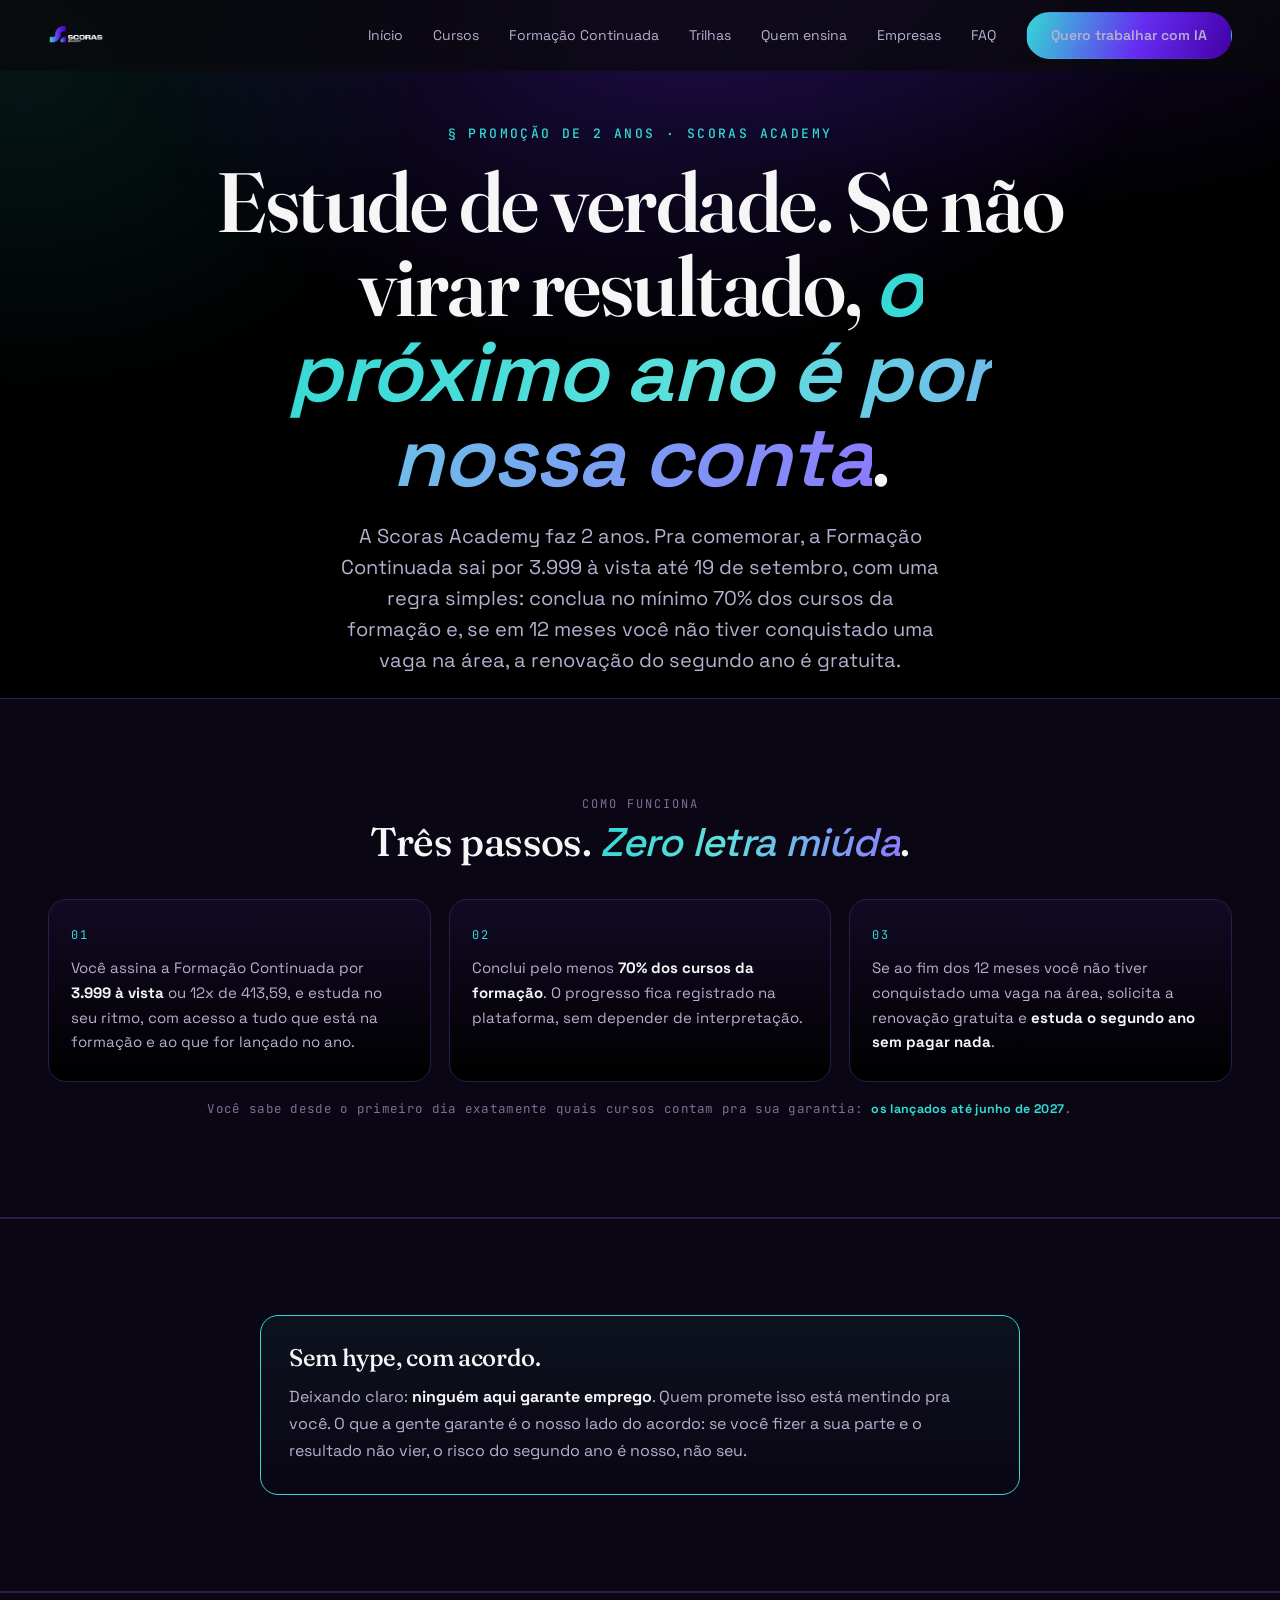
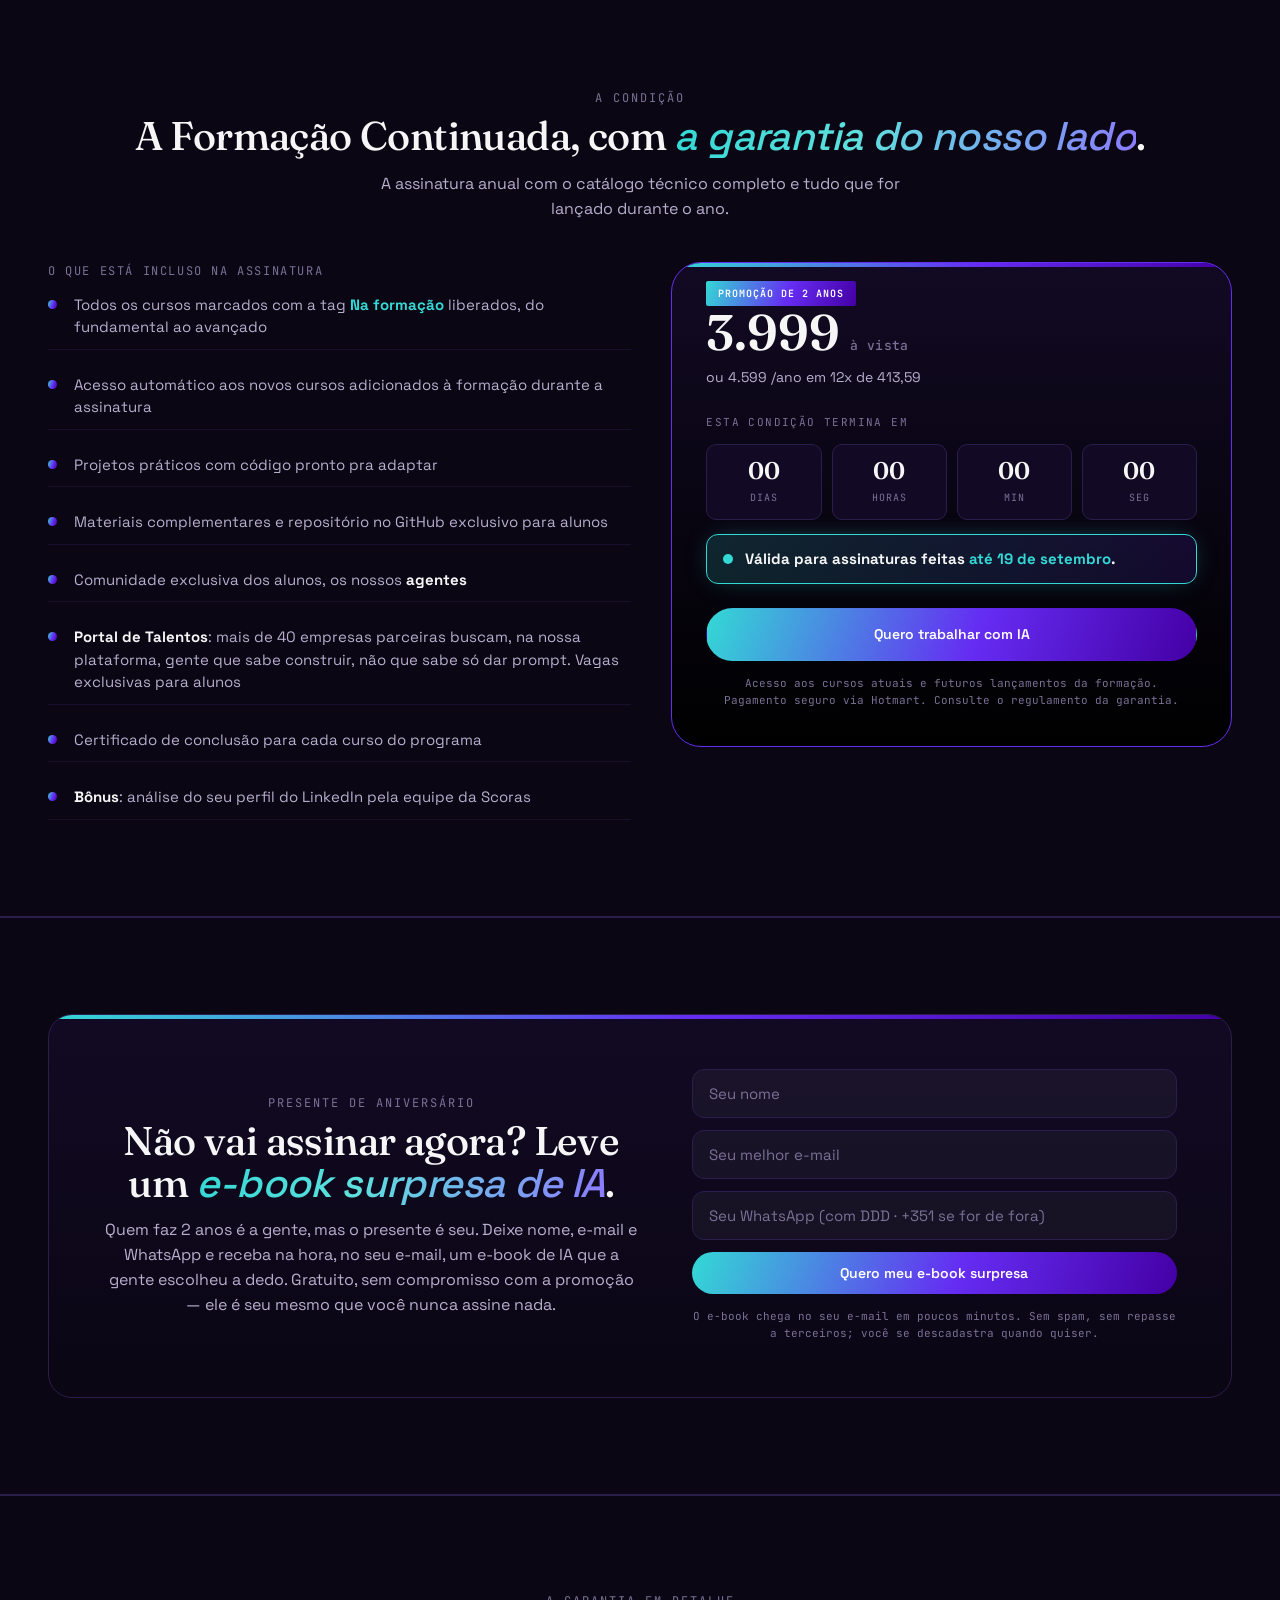
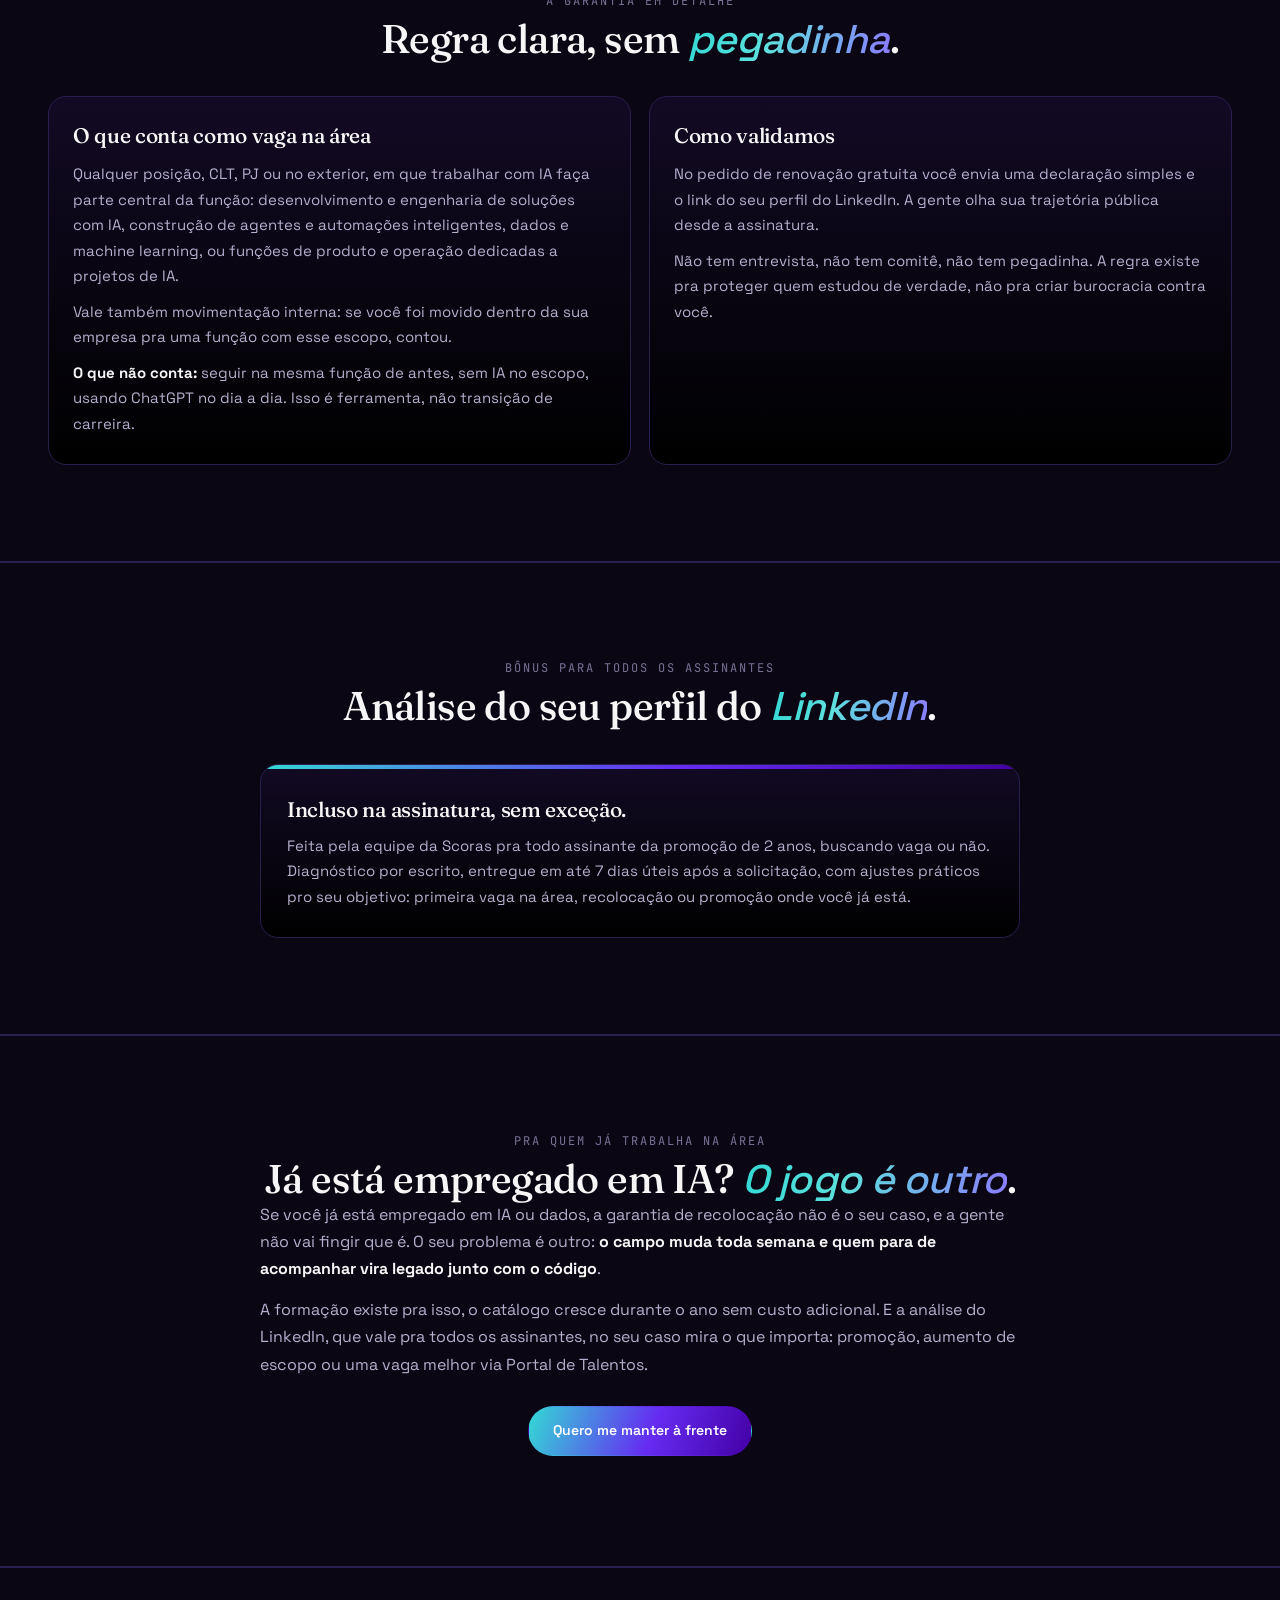
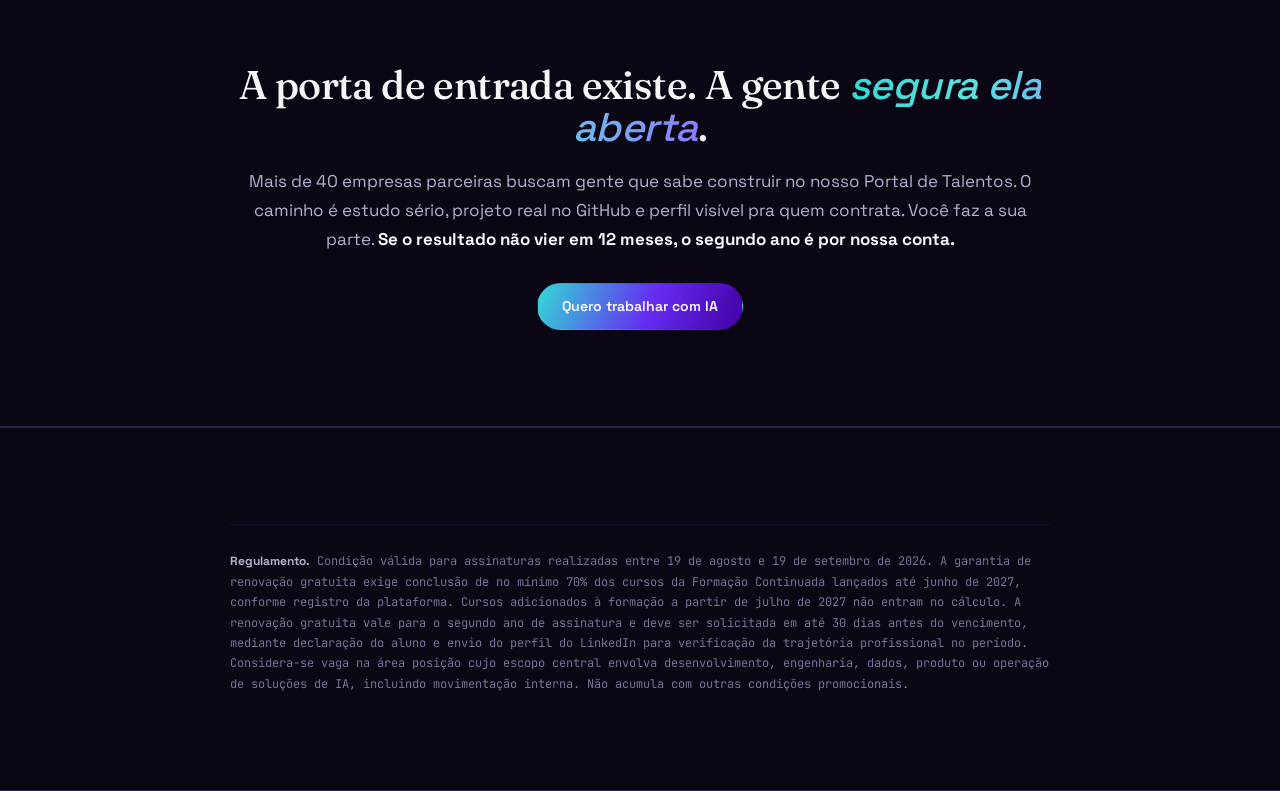
<file: aniversario_scoras_academy/site/index.html>
<!doctype html>
<html lang="pt-BR">
<head>
<meta charset="utf-8">
<meta name="viewport" content="width=device-width, initial-scale=1">
<title>Promo&ccedil;&atilde;o de 2 Anos &middot; Forma&ccedil;&atilde;o Continuada &middot; Scoras Academy</title>
<meta name="description" content="A Scoras Academy faz 2 anos: Forma&ccedil;&atilde;o Continuada por 3.999 &agrave; vista at&eacute; 19 de setembro. Conclua 70% dos cursos e, sem vaga na &aacute;rea em 12 meses, o segundo ano &eacute; por nossa conta.">
<!-- Preview de link (Open Graph / Twitter) -->
<meta property="og:type" content="website">
<meta property="og:title" content="Se n&atilde;o virar resultado, o pr&oacute;ximo ano &eacute; por nossa conta">
<meta property="og:description" content="2 anos de Scoras Academy: Forma&ccedil;&atilde;o Continuada por 3.999 &agrave; vista at&eacute; 19 de setembro, com garantia de renova&ccedil;&atilde;o gratuita.">
<meta property="og:image" content="https://aniversario.scorasacademy.com.br/og-image.png">
<meta property="og:image:width" content="1200">
<meta property="og:image:height" content="630">
<meta property="og:url" content="https://aniversario.scorasacademy.com.br/">
<meta property="og:site_name" content="Scoras Academy">
<meta name="twitter:card" content="summary_large_image">
<meta name="twitter:title" content="Se n&atilde;o virar resultado, o pr&oacute;ximo ano &eacute; por nossa conta">
<meta name="twitter:description" content="2 anos de Scoras Academy: Forma&ccedil;&atilde;o Continuada por 3.999 &agrave; vista, com garantia de renova&ccedil;&atilde;o gratuita.">
<meta name="twitter:image" content="https://aniversario.scorasacademy.com.br/og-image.png">
<link rel="canonical" href="https://aniversario.scorasacademy.com.br/">
<link rel="preconnect" href="https://fonts.googleapis.com">
<link rel="preconnect" href="https://fonts.gstatic.com" crossorigin>
<link href="https://fonts.googleapis.com/css2?family=Fraunces:opsz,wght@9..144,400;9..144,500;9..144,600;9..144,700&family=Space+Grotesk:wght@400;500;600;700&family=JetBrains+Mono:wght@400;500&display=swap" rel="stylesheet">
<style>
:root{
  /* Paleta oficial Scoras Academy */
  --ink:#000000;            /* fundo principal, preto puro */
  --ink-2:#0a0613;          /* blocos, preto com toque roxo */
  --ink-3:#120a24;          /* cards, base roxo profundo */
  --line:#2a1e4d;           /* divisórias, roxo dessaturado */
  --line-soft:#170f2b;
  --paper:#f6f6f6;          /* texto claro, off-white oficial */
  --paper-dim:#b7afce;      /* texto secundário, lilás claro */
  --paper-faint:#7a7196;    /* texto terciário / metadados */
  --accent:#652cf2;         /* roxo principal, cor dominante */
  --accent-2:#33d9d5;       /* ciano, contraste */
  --deep:#4400a5;           /* roxo profundo */
  --warm:#33d9d5;           /* destaque pontual (ciano) */
  --grad:linear-gradient(110deg,#33d9d5 0%,#652cf2 55%,#4400a5 100%);
  --cover-default:url([data-uri]);
  --grad-soft:linear-gradient(110deg,rgba(51,217,213,.16),rgba(101,44,242,.16));
  --maxw:1240px;
  --serif:"Fraunces",Georgia,serif;
  --sans:"Space Grotesk",system-ui,sans-serif;
  --mono:"JetBrains Mono",monospace;
}
*{margin:0;padding:0;box-sizing:border-box}
html{scroll-behavior:smooth;-webkit-font-smoothing:antialiased}

/* ====== BLINDAGEM CONTRA TEMAS (WordPress etc.) ======
   Todo o conteúdo vive dentro de #scoras-root. Definimos os valores-base
   no container (propriedades herdáveis cascateiam para os filhos, mas
   PERDEM para as regras de classe abaixo, então não quebram o layout).
   Os resets de especificidade baixa abaixo só "limpam" o que o tema
   hospedeiro tende a injetar, sem sobrescrever nossas classes. */
#scoras-root{
  box-sizing:border-box;
  background:var(--ink);
  color:var(--paper);
  font-family:var(--sans);
  font-size:16px;
  line-height:1.5;
  letter-spacing:normal;
  text-align:left;
  text-transform:none;
  text-shadow:none;
  position:relative;
  z-index:0;
  overflow-x:hidden;
  -webkit-font-smoothing:antialiased;
  -webkit-text-size-adjust:100%;
}
/* herança: filhos recebem a base do container, mas classes vencem.
   Usamos :where(#scoras-root) para que estes resets tenham
   especificidade ZERO e nunca sobreponham nossas classes. */
:where(#scoras-root) :where(div,section,header,footer,nav,article,aside,span,p,a,ul,ol,li,h1,h2,h3,h4,h5,h6,b,strong,small,em,button,figure){
  box-sizing:border-box;
  font-family:var(--sans);
  text-shadow:none;
}
:where(#scoras-root) :where(h1,h2,h3,h4,h5,h6){font-weight:600;line-height:1.1;color:inherit;margin:0}
:where(#scoras-root) :where(p){margin:0;color:inherit;line-height:1.5}
:where(#scoras-root) :where(a){color:inherit;text-decoration:none;background:none;border:none;box-shadow:none}
:where(#scoras-root) :where(ul,ol){list-style:none;margin:0;padding:0}
:where(#scoras-root) :where(li){margin:0;padding:0;list-style:none}
:where(#scoras-root) :where(button){background:none;border:none;color:inherit;cursor:pointer;font-family:var(--sans)}
:where(#scoras-root) :where(img){max-width:100%;display:block;border:none;height:auto}
:where(.cmodal) :where(div,span,p,a,h3,h4,b,small,li,ol,button){box-sizing:border-box;font-family:var(--sans);text-shadow:none}
/* ====== FIM DA BLINDAGEM ====== */

/* ====== ENDURECIMENTO: botões que o tema do host adultera ======
   .tab, .fq e .menu-toggle são <button>. O tema do WordPress injeta
   gradiente, cantos arredondados, sombra e uppercase neles. Os resets
   acima usam :where() (especificidade 0) e perdem para regras do tema
   tipo ".entry-content button". Aqui usamos "#scoras-root .classe"
   (especificidade real) pra vencer o tema sem !important e devolver o
   visual original. As versões mobile dentro do @media também ganham o
   prefixo #scoras-root pra continuarem vencendo. */
#scoras-root .tab{
  flex:1;width:auto;padding:24px 28px;text-align:left;cursor:pointer;
  background:none;background-image:none;border:0;border-bottom:2px solid transparent;
  border-radius:0;box-shadow:none;text-transform:none;letter-spacing:normal;
  min-height:0;-webkit-appearance:none;appearance:none;
  color:var(--paper-dim);transition:border-color .25s, background .25s;
}
#scoras-root .tab:hover{background:rgba(255,255,255,.02)}
#scoras-root .tab.active{border-bottom-color:var(--accent);color:var(--paper)}
#scoras-root .tab.active .t-role{color:var(--accent)}

#scoras-root .fq{
  width:100%;text-align:left;cursor:pointer;position:relative;
  background:none;background-image:none;border:0;border-radius:0;box-shadow:none;
  text-transform:none;letter-spacing:normal;min-height:0;
  -webkit-appearance:none;appearance:none;
  white-space:normal;overflow-wrap:break-word;word-break:break-word;
  color:var(--paper);font-family:var(--serif);font-size:20px;font-weight:500;
  padding:24px 40px 24px 0;line-height:1.3;
}

#scoras-root .menu-toggle{
  background:none;background-image:none;border:0;border-radius:0;box-shadow:none;
  text-transform:none;min-height:0;-webkit-appearance:none;appearance:none;padding:0;
  color:var(--paper);font-size:24px;cursor:pointer;
}
/* ====== FIM DO ENDURECIMENTO ====== */


body{
  background:var(--ink);
  color:var(--paper);
  font-family:var(--sans);
  line-height:1.5;
  overflow-x:hidden;
}
#scoras-root::before{
  content:"";position:fixed;inset:0;z-index:0;pointer-events:none;
  background:
    radial-gradient(900px 520px at 80% -10%, rgba(101,44,242,.20), transparent 60%),
    radial-gradient(760px 600px at 2% 8%, rgba(51,217,213,.10), transparent 55%);
}
.wrap{max-width:var(--maxw);margin:0 auto;padding:0 28px;position:relative;z-index:1}
a{color:inherit;text-decoration:none}
img{max-width:100%;display:block}

/* tag de seção tipo § 00 / Nome */
.kicker{
  font-family:var(--mono);font-size:11px;letter-spacing:.22em;text-transform:uppercase;
  color:var(--paper-faint);display:flex;align-items:center;gap:10px;margin-bottom:26px;
}
.kicker b{color:var(--accent);font-weight:500}
.kicker::after{content:"";height:1px;flex:1;background:var(--line);max-width:120px}

h1,h2,h3{font-family:var(--serif);font-weight:500;line-height:1.04;letter-spacing:-.015em}

/* ---------- NAV ---------- */
header.nav{
  position:fixed;top:0;left:0;right:0;z-index:50;
  backdrop-filter:blur(14px);
  background:rgba(10,11,13,.72);
  border-bottom:1px solid transparent;
  transition:border-color .3s, background .3s;
}
header.nav.scrolled{border-bottom:1px solid var(--line);background:rgba(10,11,13,.9)}
.nav-in{display:flex;align-items:center;justify-content:space-between;height:70px}
.logo{display:flex;align-items:center;gap:10px}
.logo img{height:34px;width:auto;display:block}
nav.links{display:flex;gap:30px;align-items:center}
nav.links a{font-size:14px;color:var(--paper-dim);transition:color .2s}
nav.links a:hover,nav.links a.active{color:var(--paper)}
.btn{
  font-family:var(--sans);font-size:14px;font-weight:600;cursor:pointer;
  padding:12px 24px;border-radius:30px;border:1px solid transparent;
  background:var(--grad);color:#fff;transition:transform .15s, box-shadow .2s, filter .2s;display:inline-block;
}
.btn:hover{transform:translateY(-2px);box-shadow:0 14px 36px -12px rgba(101,44,242,.8);filter:brightness(1.08)}
.btn.ghost{background:transparent;color:var(--paper);border-color:var(--line)}
.btn.ghost:hover{border-color:var(--accent-2);box-shadow:none;filter:none}
.menu-toggle{display:none;background:none;border:0;color:var(--paper);font-size:24px;cursor:pointer}

/* ---------- HERO ---------- */
.hero{padding:170px 0 90px;position:relative;text-align:center}
.hero-bg{position:absolute;inset:0;background-size:cover;background-position:center 20%;background-repeat:no-repeat;opacity:.42;pointer-events:none;
  -webkit-mask-image:radial-gradient(120% 100% at 50% 30%, #000 35%, transparent 78%);
  mask-image:radial-gradient(120% 100% at 50% 30%, #000 35%, transparent 78%)}
.hero::after{content:"";position:absolute;inset:0;pointer-events:none;z-index:0;
  background:radial-gradient(60% 50% at 50% 38%, rgba(0,0,0,.55), transparent 70%)}
.hero .wrap{position:relative;z-index:1}
.hero-center{max-width:920px;margin:0 auto;display:flex;flex-direction:column;align-items:center}
.hero .eyebrow{font-family:var(--mono);font-size:11px;letter-spacing:.3em;color:var(--accent-2);text-transform:uppercase;margin-bottom:30px}
.eyebrow-badge{display:inline-block;background:var(--grad-soft);border:1px solid var(--accent);color:var(--paper);padding:8px 18px;border-radius:30px;letter-spacing:.12em}
.hero h1{font-size:clamp(42px,7.5vw,92px);max-width:18ch}
.hero h1 .hl{font-style:italic;background:linear-gradient(100deg,#33d9d5 0%,#5ee0dd 45%,#8b7bff 100%);-webkit-background-clip:text;background-clip:text;color:transparent;filter:drop-shadow(0 2px 18px rgba(51,217,213,.25))}
.hero p.lead{font-size:clamp(17px,2vw,21px);color:var(--paper-dim);max-width:64ch;margin:34px auto 0;line-height:1.6}
.hero .cta-row{display:flex;gap:14px;margin-top:42px;flex-wrap:wrap;justify-content:center}
.hero .meta-row{display:flex;gap:0;flex-wrap:wrap;margin-top:70px;border-top:2px solid transparent;border-image:var(--grad);border-image-slice:1;width:100%;max-width:760px}
.hero .meta-row .m{padding:24px 18px;border-right:1px solid var(--line);flex:1;min-width:150px;text-align:center}
.hero .meta-row .m:last-child{border-right:0}
.hero .meta-row .m b{display:block;font-family:var(--serif);font-size:34px;font-weight:600;background:var(--grad);-webkit-background-clip:text;background-clip:text;color:transparent}
.hero .meta-row .m span{font-size:12px;color:var(--paper-faint);font-family:var(--mono);letter-spacing:.05em}

/* ---------- LOGOS ---------- */
.logos{padding:52px 0;border-top:1px solid var(--line-soft);border-bottom:1px solid var(--line-soft)}
.logos p{text-align:center;font-family:var(--mono);font-size:11px;letter-spacing:.18em;text-transform:uppercase;color:var(--paper-faint);margin-bottom:30px}
.marquee{overflow:hidden;-webkit-mask-image:linear-gradient(90deg,transparent,#000 12%,#000 88%,transparent);mask-image:linear-gradient(90deg,transparent,#000 12%,#000 88%,transparent)}
.marquee-track{display:flex;gap:54px;width:max-content;animation:scroll 32s linear infinite}
.marquee-track span{font-family:var(--serif);font-size:21px;color:var(--paper-faint);font-weight:600;white-space:nowrap;opacity:.7;transition:opacity .2s}
.marquee:hover .marquee-track{animation-play-state:paused}
@keyframes scroll{to{transform:translateX(-50%)}}

/* ---------- SECTIONS base ---------- */
section{padding:96px 0;position:relative}
.sec-title{font-size:clamp(30px,4.5vw,52px);max-width:18ch;margin-bottom:18px}
.sec-title .g{background:linear-gradient(100deg,#33d9d5 0%,#5ee0dd 40%,#8b7bff 100%);-webkit-background-clip:text;background-clip:text;color:transparent;font-style:italic}
.sec-sub{color:var(--paper-dim);max-width:62ch;font-size:17px;line-height:1.6}

/* ---------- DUAS PORTAS ---------- */
.doors{display:grid;grid-template-columns:1fr 1fr;gap:24px;margin-top:54px}
.door{border:1px solid var(--line);border-radius:30px;padding:38px 34px;background:var(--ink-2);position:relative;overflow:hidden;transition:border-color .3s, transform .3s}
.door::before{content:"";position:absolute;top:0;left:0;right:0;height:3px;background:var(--accent);transform:scaleX(0);transform-origin:left;transition:transform .35s}
.door:hover{border-color:var(--line);transform:translateY(-4px)}
.door:hover::before{transform:scaleX(1)}
.door.tech::before{background:var(--accent)}
.door.prod::before{background:var(--accent-2)}
.door .num{font-family:var(--mono);font-size:12px;color:var(--paper-faint);letter-spacing:.1em}
.door h3{font-size:27px;margin:14px 0 8px}
.door .who{font-family:var(--mono);font-size:11px;text-transform:uppercase;letter-spacing:.12em;color:var(--accent);margin-bottom:16px}
.door.prod .who{color:var(--accent-2)}
.door p{color:var(--paper-dim);font-size:15px;line-height:1.6;margin-bottom:22px}
.door ul{list-style:none;display:flex;flex-direction:column;gap:10px}
.door li{font-size:14px;color:var(--paper-dim);padding-left:22px;position:relative}
.door li::before{content:"›";position:absolute;left:0;color:var(--accent);font-weight:700}
.door.prod li::before{color:var(--accent-2)}

/* ---------- FUNDADORES / ABAS ---------- */
.founders{background:var(--ink-2);border-top:1px solid var(--line);border-bottom:1px solid var(--line)}
.tabs{display:flex;gap:0;margin:46px 0 0;border-bottom:1px solid var(--line)}
.tab{
  flex:1;padding:24px 28px;background:none;border:0;cursor:pointer;text-align:left;
  border-bottom:2px solid transparent;transition:border-color .25s, background .25s;color:var(--paper-dim);
}
.tab:hover{background:rgba(255,255,255,.02)}
.tab.active{border-bottom-color:var(--accent);color:var(--paper)}
.tab .t-role{font-family:var(--mono);font-size:10px;letter-spacing:.15em;text-transform:uppercase;color:var(--paper-faint);display:block;margin-bottom:7px}
.tab.active .t-role{color:var(--accent)}
.tab .t-name{font-family:var(--serif);font-size:24px;font-weight:600;line-height:1.1;display:block}
.tab .t-sub{font-size:13px;color:var(--paper-dim);margin-top:6px;display:block}

.panel{display:none;padding:52px 0 0;animation:fade .5s ease}
.panel.active{display:block}
@keyframes fade{from{opacity:0;transform:translateY(12px)}to{opacity:1;transform:none}}
.panel-grid{display:grid;grid-template-columns:1fr 1.35fr;gap:54px;align-items:start}
.portrait{
  border:1px solid var(--line);border-radius:14px;
  background-color:var(--ink-3);
  background-size:cover;background-position:center top;background-repeat:no-repeat;
  aspect-ratio:4/5;
  display:flex;flex-direction:column;justify-content:flex-end;padding:28px;position:relative;overflow:hidden;
}
.portrait-shade{position:absolute;inset:0;background:linear-gradient(180deg,transparent 35%,rgba(0,0,0,.35) 62%,rgba(0,0,0,.92) 100%)}
.panel.and .portrait-shade{box-shadow:inset 0 -2px 0 0 var(--accent)}
.panel.pati .portrait-shade{box-shadow:inset 0 -2px 0 0 var(--accent-2)}
.portrait .pname{font-family:var(--serif);font-size:30px;font-weight:600;position:relative;color:#fff}
.portrait .prole{font-family:var(--mono);font-size:11px;letter-spacing:.1em;text-transform:uppercase;color:var(--accent-2);margin-top:6px;position:relative}
.panel.pati .portrait .prole{color:var(--accent-2)}
.panel.and .portrait .prole{color:#a07bff}

.bio h3{font-size:30px;margin-bottom:6px}
.bio .frontline{font-family:var(--mono);font-size:11px;letter-spacing:.14em;text-transform:uppercase;color:var(--accent);margin-bottom:22px}
.panel.pati .bio .frontline{color:var(--accent-2)}
.bio p{color:var(--paper-dim);font-size:16px;line-height:1.65;margin-bottom:16px}
.bio p strong{color:var(--paper);font-weight:600}

.cred-row{display:flex;flex-wrap:wrap;gap:9px;margin:24px 0 30px}
.chip{font-family:var(--mono);font-size:11px;letter-spacing:.04em;padding:7px 13px;border:1px solid var(--line);border-radius:2px;color:var(--paper-dim);background:var(--ink)}
.panel.and .chip:hover{border-color:var(--accent);color:var(--paper)}
.panel.pati .chip:hover{border-color:var(--accent-2);color:var(--paper)}

.teaches{border-top:1px solid var(--line);padding-top:24px}
.teaches .lbl{font-family:var(--mono);font-size:10px;letter-spacing:.15em;text-transform:uppercase;color:var(--paper-faint);margin-bottom:14px}
.teaches .grid2{display:grid;grid-template-columns:1fr 1fr;gap:10px 26px}
.teaches .grid2 div{font-size:14px;color:var(--paper-dim);padding-left:18px;position:relative}
.teaches .grid2 div::before{content:"—";position:absolute;left:0;color:var(--accent)}
.panel.pati .teaches .grid2 div::before{color:var(--accent-2)}

/* timeline */
.timeline{margin-top:30px;border-left:1px solid var(--line);padding-left:24px;display:flex;flex-direction:column;gap:18px}
.tl{position:relative}
.tl::before{content:"";position:absolute;left:-29px;top:5px;width:9px;height:9px;border-radius:50%;background:var(--ink);border:2px solid var(--accent)}
.panel.pati .tl::before{border-color:var(--accent-2)}
.tl b{font-family:var(--sans);font-size:14px;font-weight:600;display:block}
.tl span{font-size:13px;color:var(--paper-faint)}

/* social dos fundadores */
.social{margin-top:28px;border-top:1px solid var(--line);padding-top:22px}
.social .lbl{font-family:var(--mono);font-size:10px;letter-spacing:.15em;text-transform:uppercase;color:var(--paper-faint);margin-bottom:14px}
.social-row{display:flex;flex-wrap:wrap;gap:10px}
.slink{display:inline-flex;align-items:center;gap:8px;font-family:var(--sans);font-size:13px;font-weight:500;color:var(--paper-dim);
  padding:9px 15px;border:1px solid var(--line);border-radius:30px;background:var(--ink);transition:border-color .2s, color .2s, transform .2s}
.slink svg{width:15px;height:15px;fill:currentColor;flex:none}
.panel.and .slink:hover{border-color:var(--accent);color:#fff;transform:translateY(-2px)}
.panel.pati .slink:hover{border-color:var(--accent-2);color:#fff;transform:translateY(-2px)}
.slink.soon{opacity:.45;cursor:default}
.slink.soon:hover{transform:none;border-color:var(--line);color:var(--paper-dim)}

/* ---------- CURSOS ---------- */
.courses-grid{display:grid;grid-template-columns:repeat(3,1fr);gap:18px;margin-top:36px}
.course{border:1px solid var(--line);border-radius:30px;background:var(--ink-2);transition:border-color .25s, transform .25s, opacity .3s;display:flex;flex-direction:column;position:relative;overflow:hidden}
.course:hover{border-color:var(--accent);transform:translateY(-3px)}
.course.hide{display:none}
.course-cover{height:170px;background-image:var(--cover-default);background-size:cover;background-position:center;position:relative;flex:none;display:flex;flex-direction:column;justify-content:space-between;padding:16px 18px}
.course-cover[data-cover]{background-image:var(--cv)}
.course-cover::after{content:"";position:absolute;inset:0;background:linear-gradient(180deg,rgba(0,0,0,.1) 0%,rgba(10,6,19,.45) 55%,rgba(10,6,19,.95) 100%);z-index:0}
.course-cover .ct-tags{position:relative;z-index:1;margin:0}
.cover-title{position:relative;z-index:1;font-family:var(--serif);font-size:20px;font-weight:600;line-height:1.12;color:#fff;text-shadow:0 2px 12px rgba(0,0,0,.5)}
.course-body{padding:18px 24px 22px;display:flex;flex-direction:column;gap:13px;flex:1}
.ct-tags{display:flex;flex-wrap:wrap;gap:6px}
.tag{font-family:var(--mono);font-size:9px;letter-spacing:.08em;text-transform:uppercase;padding:4px 9px;border-radius:30px;font-weight:600;line-height:1.4;border:1px solid transparent;white-space:nowrap;backdrop-filter:blur(4px)}
.tag-live{background:var(--accent-2);color:#00211f}
.tag-soon{background:rgba(101,44,242,.55);color:#fff;border-color:var(--accent)}
.tag-wip{background:rgba(0,0,0,.5);color:var(--paper);border-color:var(--line)}
.tag-inc{background:rgba(0,0,0,.45);color:var(--accent-2);border-color:rgba(51,217,213,.5)}
.tag-ind{background:rgba(0,0,0,.45);color:var(--paper);border-color:var(--line)}
.course h4{font-family:var(--serif);font-size:20px;font-weight:600;line-height:1.15}
.course p{font-size:13px;color:var(--paper-dim);line-height:1.5;flex:1}
.ct-foot{display:flex;justify-content:space-between;align-items:center;border-top:1px solid var(--line-soft);padding-top:13px;margin-top:2px}
.course .by{display:flex;align-items:center;gap:8px;font-family:var(--mono);font-size:11px;color:var(--paper-dim);letter-spacing:.03em}
.by-av{width:26px;height:26px;border-radius:50%;object-fit:cover;border:1px solid var(--line)}
.by-av[alt="YAITEC Solutions"]{border-color:var(--accent-2);background:#0d1117}
.course .more{font-family:var(--mono);font-size:11px;letter-spacing:.08em;text-transform:uppercase;color:var(--accent-2);transition:transform .2s}
.course:hover .more{transform:translateX(3px)}
/* cards "próximo" sem conteúdo ainda: não clicáveis */
.soon-card{cursor:default}
.soon-card:hover{transform:none;border-color:var(--line)}
.soon-more{color:var(--paper-faint)!important;font-style:italic}
.soon-card:hover .soon-more{transform:none}
/* filtros clicáveis */
.course-filters{display:flex;flex-wrap:wrap;gap:9px;margin-top:26px;align-items:center}
.cf{position:relative;background:none;border:1px solid var(--line);border-radius:30px;padding:7px 14px;cursor:pointer;color:var(--paper-dim);font-family:var(--sans);font-size:13px;font-weight:500;transition:border-color .2s, background .2s, color .2s;display:inline-flex;align-items:center}
.cf .tag{pointer-events:none;border:0;padding:0;background:none!important;color:inherit!important;font-size:11px}
.cf:hover{border-color:var(--accent)}
.cf.active{border-color:var(--accent);background:rgba(101,44,242,.16);color:#fff}
.cf[data-tip]::after{content:attr(data-tip);position:absolute;bottom:calc(100% + 9px);left:50%;transform:translateX(-50%) translateY(4px);background:var(--ink-3);color:var(--paper);border:1px solid var(--accent);font-family:var(--sans);font-size:12px;font-weight:400;letter-spacing:0;text-transform:none;line-height:1.35;white-space:normal;width:max-content;max-width:230px;padding:8px 12px;border-radius:12px;box-shadow:0 12px 30px -10px rgba(0,0,0,.7);opacity:0;pointer-events:none;transition:opacity .18s, transform .18s;z-index:20}
.cf[data-tip]::before{content:"";position:absolute;bottom:calc(100% + 3px);left:50%;transform:translateX(-50%) translateY(4px);border:6px solid transparent;border-top-color:var(--accent);opacity:0;transition:opacity .18s, transform .18s;z-index:20}
.cf[data-tip]:hover::after,.cf[data-tip]:hover::before{opacity:1;transform:translateX(-50%) translateY(0)}
.courses-more{display:flex;flex-direction:column;align-items:center;gap:14px;margin-top:34px}
.cm-empty{font-size:14px;color:var(--paper-faint)}
.cm-empty a{color:var(--accent-2);text-decoration:underline}

/* ---------- OFERTA ---------- */
.offer{background:var(--ink-2);border-top:1px solid var(--line);border-bottom:1px solid var(--line)}
.offer-grid{display:grid;grid-template-columns:1.1fr .9fr;gap:54px;align-items:center}
.offer ul{list-style:none;display:flex;flex-direction:column;gap:14px;margin:30px 0}
.offer li{font-size:15px;color:var(--paper-dim);padding-left:28px;position:relative;line-height:1.5}
.offer li::before{content:"✓";position:absolute;left:0;color:var(--accent);font-weight:700}
.price-card{border:1px solid var(--accent);border-radius:30px;padding:44px 34px 38px;background:linear-gradient(180deg,var(--ink-3),var(--ink));position:relative;overflow:hidden}
.price-card::before{content:"";position:absolute;top:0;left:0;right:0;height:4px;background:var(--grad)}
.price-card .badge{position:absolute;top:18px;left:34px;background:var(--grad);color:#fff;font-family:var(--mono);font-size:10px;letter-spacing:.1em;text-transform:uppercase;padding:5px 12px;border-radius:2px;font-weight:600}
.price-card .from{font-family:var(--mono);font-size:12px;color:var(--paper-faint);text-decoration:line-through;margin-bottom:6px;margin-top:8px}
.price-card .big{font-family:var(--serif);font-size:50px;font-weight:600;line-height:1}
.price-card .big small{font-size:22px;font-weight:500;color:var(--paper-dim);margin-right:4px}
.price-card .alt{font-size:14px;color:var(--paper-dim);margin:10px 0 26px}
.price-card .btn{width:100%;text-align:center;padding:15px}
.price-card .note{font-family:var(--mono);font-size:11px;color:var(--paper-faint);text-align:center;margin-top:14px;line-height:1.5}

/* ---------- PARA EMPRESAS ---------- */
.biz{border:1px solid var(--accent);border-radius:30px;padding:54px;position:relative;overflow:hidden;background:
  radial-gradient(120% 160% at 0% 0%, rgba(101,44,242,.25), transparent 55%),
  radial-gradient(120% 160% at 100% 100%, rgba(51,217,213,.18), transparent 55%),
  var(--ink-3)}
.biz::before{content:"";position:absolute;inset:0;background:var(--grad);opacity:.06;pointer-events:none}
.biz-grid{position:relative;display:grid;grid-template-columns:1fr .9fr;gap:50px;align-items:center}
.biz-in{position:relative;min-width:0}
.biz .kicker{margin-bottom:20px}
.biz-title{font-size:clamp(28px,3.6vw,44px);max-width:16ch;margin-bottom:16px}
.biz-hl{background:var(--grad);-webkit-background-clip:text;background-clip:text;color:transparent;font-style:italic}
.biz-sub{color:var(--paper-dim);font-size:16px;line-height:1.6;max-width:54ch;margin-bottom:26px}
.biz-list{list-style:none;display:flex;flex-direction:column;gap:13px;margin-bottom:32px}
.biz-list li{font-size:15px;color:var(--paper);padding-left:30px;position:relative;line-height:1.45}
.biz-list li::before{content:"✓";position:absolute;left:0;top:-1px;width:20px;height:20px;background:var(--accent-2);color:#00211f;border-radius:50%;font-size:12px;font-weight:700;display:flex;align-items:center;justify-content:center}
.biz-cta{display:flex;align-items:center;gap:18px;flex-wrap:wrap}
.biz-note{font-family:var(--mono);font-size:12px;color:var(--paper-faint);letter-spacing:.04em}
/* painel do gestor */
.biz-panel{position:relative;background:rgba(0,0,0,.55);border:1px solid var(--line);border-radius:14px;padding:22px;backdrop-filter:blur(4px);min-width:0}
.bp-head{display:flex;align-items:center;gap:7px;padding-bottom:16px;border-bottom:1px solid var(--line);margin-bottom:18px}
.bp-dot{width:9px;height:9px;border-radius:50%;background:var(--line)}
.bp-title{font-family:var(--mono);font-size:11px;letter-spacing:.1em;text-transform:uppercase;color:var(--paper-faint);margin-left:8px}
.bp-stats{display:grid;grid-template-columns:repeat(3,1fr);gap:12px;margin-bottom:22px}
.bp-stat b{display:block;font-family:var(--serif);font-size:26px;font-weight:600;background:var(--grad);-webkit-background-clip:text;background-clip:text;color:transparent}
.bp-stat span{font-size:10px;color:var(--paper-faint);font-family:var(--mono);letter-spacing:.03em;line-height:1.3;display:block}
.bp-bars{display:flex;flex-direction:column;gap:14px}
.bp-row span{font-size:12px;color:var(--paper-dim);display:block;margin-bottom:6px}
.bp-bar{height:7px;background:var(--ink);border-radius:30px;overflow:hidden}
.bp-bar i{display:block;height:100%;background:var(--grad);border-radius:30px}

/* ---------- DEPOIMENTOS (carrossel automático) ---------- */
.carousel{margin-top:46px;overflow:hidden;
  -webkit-mask-image:linear-gradient(90deg,transparent,#000 5%,#000 95%,transparent);
  mask-image:linear-gradient(90deg,transparent,#000 5%,#000 95%,transparent)}
.carousel-track{display:flex;gap:20px;width:max-content;animation:qscroll 48s linear infinite}
.carousel:hover .carousel-track{animation-play-state:paused}
@keyframes qscroll{to{transform:translateX(-50%)}}
.quote{border:1px solid var(--line);border-radius:30px;padding:30px;background:var(--ink-2);width:380px;flex:none}
.quote .mark{font-family:var(--serif);font-size:54px;line-height:0;color:var(--accent);height:24px;display:block}
.quote p{font-size:15px;color:var(--paper);line-height:1.6;margin:14px 0 22px}
.quote .who{display:flex;align-items:center;gap:13px}
.quote .who .av{width:42px;height:42px;border-radius:50%;background:var(--ink-3);border:1px solid var(--line);display:flex;align-items:center;justify-content:center;font-family:var(--serif);color:var(--accent);font-size:16px;flex:none}
.quote .who b{font-size:14px;display:block}
.quote .who span{font-size:12px;color:var(--paper-faint);font-family:var(--mono)}
@media(max-width:560px){.quote{width:300px}}

/* ---------- FAQ ---------- */
.faq{max-width:840px;margin:50px auto 0}
.fitem{border-bottom:1px solid var(--line)}
.fq{width:100%;text-align:left;background:none;border:0;color:var(--paper);font-family:var(--serif);font-size:20px;font-weight:500;padding:24px 40px 24px 0;cursor:pointer;position:relative;line-height:1.3}
.fq::after{content:"+";position:absolute;right:0;top:22px;font-family:var(--sans);font-size:24px;color:var(--accent);transition:transform .25s}
.fitem.open .fq::after{transform:rotate(45deg)}
.fa{max-height:0;overflow:hidden;transition:max-height .35s ease;color:var(--paper-dim);font-size:15px;line-height:1.65}
.fa div{padding:0 0 26px}
.fitem.open .fa{max-height:1200px}

/* ---------- CLOSER ---------- */
.closer{text-align:center;padding:120px 0;position:relative}
.closer::before{content:"";position:absolute;inset:0;background:radial-gradient(600px 320px at 50% 30%, rgba(101,44,242,.18), transparent 70%);pointer-events:none}
.closer h2{font-size:clamp(32px,5vw,60px);max-width:16ch;margin:0 auto 26px}
.closer h2 .hl{font-style:italic;background:var(--grad);-webkit-background-clip:text;background-clip:text;color:transparent}

/* ---------- FOOTER ---------- */
footer{border-top:1px solid var(--line);padding:64px 0 40px;background:var(--ink-2)}
.foot-grid{display:grid;grid-template-columns:1.6fr 1fr 1fr 1fr;gap:40px;margin-bottom:50px}
.foot-grid h5{font-family:var(--mono);font-size:11px;letter-spacing:.14em;text-transform:uppercase;color:var(--paper-faint);margin-bottom:18px}
.foot-grid a{display:block;font-size:14px;color:var(--paper-dim);margin-bottom:11px;transition:color .2s}
.foot-grid a:hover{color:var(--accent)}
.foot-brand p{font-size:14px;color:var(--paper-dim);line-height:1.6;max-width:34ch;margin-top:14px}
.foot-bottom{display:flex;justify-content:space-between;align-items:center;padding-top:26px;border-top:1px solid var(--line);font-family:var(--mono);font-size:11px;color:var(--paper-faint);letter-spacing:.05em;flex-wrap:wrap;gap:14px}

/* reveal on scroll */
.reveal{opacity:0;transform:translateY(26px);transition:opacity .7s ease, transform .7s ease}
.reveal.in{opacity:1;transform:none}

/* ---------- RESPONSIVO ---------- */
@media(max-width:980px){
  .doors,.courses-grid,.quotes,.offer-grid,.panel-grid,.foot-grid,.biz-grid{grid-template-columns:1fr}
  .courses-grid{grid-template-columns:1fr 1fr}
  .foot-grid{grid-template-columns:1fr 1fr}
  nav.links{display:none}
  nav.links.open{display:flex;position:absolute;top:70px;left:0;right:0;flex-direction:column;background:var(--ink-2);border-bottom:1px solid var(--line);padding:24px 28px;gap:18px}
  .menu-toggle{display:block}
  #scoras-root .tab .t-name{font-size:19px}
  .tabs{flex-direction:column}
  #scoras-root .tab{border-bottom:1px solid var(--line);border-left:2px solid transparent}
  #scoras-root .tab.active{border-bottom-color:var(--line);border-left-color:var(--accent)}
  .biz{padding:36px 26px}
  .biz-grid{gap:34px}
  .biz-cta{flex-direction:column;align-items:stretch;gap:14px}
  .biz-cta .btn{width:100%;text-align:center}
  .biz-note{text-align:center}
}
@media(max-width:560px){
  .courses-grid,.foot-grid{grid-template-columns:1fr}
  .hero{padding:120px 0 50px}
  .wrap{padding:0 20px}
  .hero .meta-row .m{border-right:0;border-bottom:1px solid var(--line)}
  .biz{padding:26px 18px}
  .biz-title{font-size:clamp(24px,7.5vw,30px);max-width:none}
  .biz-sub{font-size:15px}
  .bp-stats{gap:8px}
  .bp-stat b{font-size:22px}
  #scoras-root .fq{font-size:17px;padding-right:34px}
}
/* ---------- MODAL DE CURSO ---------- */
.cmodal{position:fixed;inset:0;z-index:200;display:none;align-items:center;justify-content:center;padding:20px}
.cmodal.open{display:flex}
.cmodal-overlay{position:absolute;inset:0;background:rgba(4,2,10,.78);backdrop-filter:blur(6px)}
.cmodal-box{position:relative;width:100%;max-width:680px;max-height:88vh;background:var(--ink-2);border:1px solid var(--line);border-radius:24px;display:flex;flex-direction:column;overflow:hidden;box-shadow:0 40px 120px -30px rgba(0,0,0,.8);animation:cmpop .25s ease}
@keyframes cmpop{from{opacity:0;transform:translateY(16px) scale(.98)}to{opacity:1;transform:none}}
.cmodal-x{position:absolute;top:14px;right:16px;z-index:3;background:rgba(0,0,0,.4);border:1px solid var(--line);color:var(--paper);width:36px;height:36px;border-radius:50%;font-size:22px;line-height:1;cursor:pointer;transition:border-color .2s, background .2s}
.cmodal-x:hover{border-color:var(--accent);background:rgba(101,44,242,.25)}
.cmodal-scroll{overflow-y:auto;padding:0}
.cmodal-head{padding:30px 34px 22px;background:
  radial-gradient(120% 130% at 0% 0%, rgba(101,44,242,.22), transparent 60%),
  linear-gradient(180deg,var(--ink-3),var(--ink-2));border-bottom:1px solid var(--line)}
.cmodal-head .ct-tags{margin-bottom:14px}
.cmodal-head h3{font-family:var(--serif);font-size:30px;font-weight:600;line-height:1.1;margin-bottom:18px}
.cmodal-by{display:flex;align-items:center;gap:11px}
.cmodal-by img{width:40px;height:40px;border-radius:50%;object-fit:cover;border:1px solid var(--line)}
#modal-langflow .cmodal-by img{border-color:var(--accent-2);background:#0d1117;padding:2px}
.cmodal-by span{font-family:var(--mono);font-size:10px;letter-spacing:.06em;text-transform:uppercase;color:var(--paper-faint);display:flex;flex-direction:column;gap:2px}
.cmodal-by b{font-family:var(--sans);font-size:14px;letter-spacing:0;text-transform:none;color:var(--paper);font-weight:600}
.cmodal-body{padding:24px 34px 30px}
.cmodal-body p{font-size:14px;line-height:1.65;color:var(--paper-dim);margin-bottom:14px}
.cmodal-sub{font-family:var(--mono);font-size:11px;letter-spacing:.12em;text-transform:uppercase;color:var(--accent-2);margin:24px 0 14px}
.cmodal-modules{list-style:none;display:flex;flex-direction:column;gap:1px;border:1px solid var(--line);border-radius:14px;overflow:hidden}
.cmodal-modules li{font-size:13.5px;color:var(--paper);padding:12px 16px 12px 38px;position:relative;background:var(--ink-3);line-height:1.4}
.cmodal-modules li::before{content:"";position:absolute;left:18px;top:18px;width:6px;height:6px;border-radius:50%;background:var(--accent-2)}
.cmodal-modules li b{display:block;font-weight:600;font-family:var(--sans)}
.cmodal-modules li span{display:block;font-size:12.5px;color:var(--paper-faint);line-height:1.45;margin-top:3px}
.cmodal-modules li .aula-nome{display:block;color:var(--paper);font-size:13.5px;margin-top:0}
.cmodal-modules li .guest{display:inline-flex;align-items:center;gap:5px;margin-top:10px;font-size:11px;color:var(--accent-2);background:rgba(51,217,213,.08);border:1px solid rgba(51,217,213,.35);padding:4px 10px;border-radius:30px}
.cmodal-modules li .guest::before{content:"★";font-size:9px}
.cmodal-modules li .guest a{color:var(--accent-2);text-decoration:underline;font-weight:600}
.cmodal-quiz-note{font-size:12px;color:var(--paper-faint);font-style:italic;margin-top:12px}
.cmodal-video{position:relative;width:100%;aspect-ratio:16/9;border-radius:14px;overflow:hidden;border:1px solid var(--line);margin-bottom:6px}
.cmodal-video iframe{position:absolute;inset:0;width:100%;height:100%}
.cmodal-cta{display:flex;flex-direction:column;align-items:center;justify-content:center;gap:14px;padding:22px 34px;background:var(--ink-3);border-top:1px solid var(--accent);text-align:center}
.cmodal-cta-txt{display:flex;flex-direction:column;gap:3px}
.cmodal-cta-txt b{font-size:14px;color:var(--paper)}
.cmodal-cta-txt span{font-size:12px;color:var(--paper-faint);line-height:1.4}
.cmodal-cta-actions{display:flex;gap:10px;align-items:center;justify-content:center;flex-wrap:wrap}
.cmodal-cta-sec{display:flex;align-items:center;justify-content:center;gap:10px;flex-wrap:wrap;margin-top:2px}
.cmodal-cta-sec a{font-size:13px;color:var(--paper-dim);text-decoration:underline;text-underline-offset:2px}
.cmodal-cta-sec a:hover{color:var(--accent-2)}
.cmodal-cta-sec .sep{color:var(--paper-faint);font-size:12px}
.cmodal-pay{display:inline-flex;align-items:center;gap:6px;margin-top:10px;font-size:11.5px;color:var(--accent-2);background:rgba(51,217,213,.07);border:1px solid rgba(51,217,213,.3);padding:6px 13px;border-radius:30px;line-height:1.4;max-width:420px}
.cmodal-pay::before{content:"✓";font-size:10px;font-weight:700;flex:none}
.cmodal-cta .btn{white-space:nowrap}
body.cmodal-lock{overflow:hidden}
@media(max-width:560px){
  .cmodal-head{padding:26px 22px 18px}.cmodal-body{padding:20px 22px 26px}.cmodal-cta{padding:18px 22px}
  .cmodal-head h3{font-size:25px}.cmodal-cta-actions{width:100%}.cmodal-cta-actions .btn{flex:1;text-align:center}
  .cmodal-cta-sec{flex-direction:column;gap:8px}
  .cmodal-cta-sec .sep{display:none}
}
</style>

<style>
/* helpers da página de empresas */
.vant{display:grid;grid-template-columns:repeat(3,1fr);gap:24px;margin-top:54px}
.logos-grid{display:grid;grid-template-columns:repeat(5,1fr);gap:14px;margin-top:44px}
.logo-tile{border:1px solid var(--line);border-radius:20px;background:var(--ink-2);aspect-ratio:3/2;display:flex;align-items:center;justify-content:center;padding:22px;transition:border-color .25s, transform .25s}
.logo-tile:hover{border-color:var(--accent);transform:translateY(-3px)}
.logo-tile img{max-width:100%;max-height:56px;width:auto;height:auto;object-fit:contain;filter:grayscale(1) brightness(0) invert(1);opacity:.62;transition:filter .25s, opacity .25s}
.logo-tile:hover img{filter:none;opacity:1}
@media(max-width:980px){.vant{grid-template-columns:1fr}.logos-grid{grid-template-columns:repeat(3,1fr)}}
@media(max-width:560px){.logos-grid{grid-template-columns:repeat(2,1fr)}}
/* vídeo da plataforma */
.biz-video{margin-top:42px;text-align:center}
.biz-video-title{font-family:var(--serif);font-size:clamp(23px,3vw,32px);font-weight:600;margin-bottom:8px}
.biz-video-sub{color:var(--paper-dim);font-size:16px;line-height:1.6;max-width:60ch;margin:0 auto 22px}
.biz-video .cmodal-video{max-width:940px;margin-left:auto;margin-right:auto}

/* ---------- CONSENTIMENTO DE COOKIES (LGPD) ---------- */
.ck-banner{position:fixed;left:0;right:0;bottom:0;z-index:300;display:none;
  padding:18px 22px;background:rgba(13,9,22,.97);backdrop-filter:blur(12px);
  border-top:1px solid var(--accent);box-shadow:0 -12px 40px -16px rgba(0,0,0,.7)}
.ck-banner.show{display:block}
.ck-in{max-width:var(--maxw);margin:0 auto;display:flex;align-items:center;gap:22px;flex-wrap:wrap}
.ck-text{flex:1;min-width:240px;font-size:13.5px;color:var(--paper-dim);line-height:1.55}
.ck-text a{color:var(--accent-2);text-decoration:underline}
.ck-actions{display:flex;gap:10px;flex-wrap:wrap}
.ck-btn{font-family:var(--sans);font-size:13px;font-weight:600;cursor:pointer;padding:11px 20px;border-radius:30px;border:1px solid transparent;background:transparent;color:var(--paper-faint);transition:color .2s, transform .15s}
.ck-btn.primary{background:var(--grad);border-color:transparent;color:#fff}
@media(max-width:560px){.ck-in{flex-direction:column;align-items:stretch}.ck-actions{justify-content:stretch}.ck-btn{flex:1;text-align:center}}
/* endurecimento: o tema do WP injeta gradiente nos <button>; aqui forçamos o visual certo */
#scoras-root .ck-btn{
  background:none;background-image:none;box-shadow:none;text-transform:none;letter-spacing:normal;
  -webkit-appearance:none;appearance:none;min-height:0;
  font-family:var(--sans);font-size:13px;font-weight:600;cursor:pointer;
  padding:11px 20px;border-radius:30px;border:1px solid transparent;
  color:var(--paper-faint);transition:color .2s, transform .15s;
}
#scoras-root .ck-btn:hover{transform:translateY(-1px);color:var(--paper-dim)}
#scoras-root .ck-btn.primary{background:var(--grad);background-image:var(--grad);color:#fff;border-color:transparent}
#scoras-root .ck-btn.primary:hover{filter:brightness(1.08);color:#fff}
</style>

<style>
/* ====== PROMO DE FERIAS (escopo #scoras-root) ====== */
#scoras-root .promo-hero{text-align:center;padding:124px 20px 22px;position:relative;overflow:hidden}
#scoras-root .promo-hero::before{content:"";position:absolute;inset:0;background:radial-gradient(62% 72% at 50% 4%,rgba(101,44,242,.26),transparent 66%);pointer-events:none;z-index:0}
#scoras-root .promo-hero > *{position:relative;z-index:1}
#scoras-root .hero-tag{font-family:var(--mono);font-size:13px;font-weight:500;letter-spacing:2.4px;text-transform:uppercase;color:var(--accent-2)}
#scoras-root .hero-title{font-family:var(--serif);font-weight:600;line-height:1.0;letter-spacing:-1.5px;font-size:clamp(40px,6.6vw,84px);max-width:880px;margin:16px auto 0}
#scoras-root .hero-sub{font-family:var(--sans);font-size:clamp(16px,1.9vw,20px);line-height:1.55;color:var(--paper-dim);max-width:600px;margin:22px auto 0}
/* degrade dos titulos identico ao .sec-title .g do site (ciano -> ciano claro -> roxo claro, italico) */
#scoras-root .hero-title .g,
#scoras-root .cond-title .g{background:linear-gradient(100deg,#33d9d5 0%,#5ee0dd 40%,#8b7bff 100%);-webkit-background-clip:text;background-clip:text;color:transparent;font-style:italic}

#scoras-root .cond-kicker{text-align:center;font-family:var(--mono);font-size:12px;letter-spacing:2px;text-transform:uppercase;color:var(--paper-faint);margin-bottom:8px}
#scoras-root .cond-title{text-align:center;margin:0 auto;font-family:var(--serif);font-size:clamp(26px,3.4vw,40px)}
#scoras-root .cond-sub{text-align:center;margin:14px auto 0;max-width:54ch;color:var(--paper-dim);font-size:16px;line-height:1.55}

#scoras-root .promo-grid{display:grid;grid-template-columns:1.02fr .98fr;gap:40px;align-items:start;margin-top:40px}
@media(max-width:860px){#scoras-root .promo-grid{grid-template-columns:1fr;gap:28px}}

#scoras-root .bene-head{font-family:var(--mono);font-size:12px;letter-spacing:1.6px;text-transform:uppercase;color:var(--paper-faint);margin-bottom:4px}
#scoras-root .bene-list{margin:0}
#scoras-root .bene-list li{position:relative;padding:10px 0 10px 26px;border-bottom:1px solid var(--line-soft);color:var(--paper-dim);line-height:1.5}
#scoras-root .bene-list li::before{content:"";position:absolute;left:0;top:16px;width:9px;height:9px;border-radius:50%;background:var(--grad)}
#scoras-root .bene-list li b{color:var(--paper)}

#scoras-root .promo-prices{display:flex;flex-direction:column;gap:14px}
#scoras-root .promo-prices .price-card{width:100%;max-width:none;margin:0}

#scoras-root .disc{font-family:var(--serif);font-weight:600;line-height:.92;display:flex;align-items:baseline;gap:12px;margin:2px 0 14px}
#scoras-root .disc .num{font-size:clamp(58px,9vw,92px);background:var(--grad);-webkit-background-clip:text;background-clip:text;-webkit-text-fill-color:transparent}
#scoras-root .disc small{font-family:var(--mono);font-size:12px;font-weight:500;letter-spacing:1.5px;text-transform:uppercase;color:var(--paper-faint);line-height:1.2;max-width:84px}
#scoras-root .ph{font-family:var(--mono);font-size:.6em;font-weight:500;color:var(--accent-2);border:1px dashed var(--line);border-radius:6px;padding:1px 9px;letter-spacing:1px;vertical-align:middle}
#scoras-root .per{font-family:var(--mono);font-size:13px;color:var(--paper-faint);font-weight:500;letter-spacing:.3px}
#scoras-root .scarcity{display:inline-flex;align-items:center;gap:8px;font-family:var(--mono);font-size:12px;letter-spacing:1px;text-transform:uppercase;color:var(--accent-2);border:1px solid var(--line);border-radius:999px;padding:7px 14px;margin-top:6px}
#scoras-root .countdown{margin-top:18px;margin-bottom:24px}
#scoras-root .cd-label{font-family:var(--mono);font-size:11px;letter-spacing:1.4px;text-transform:uppercase;color:var(--paper-faint);margin-bottom:14px}
#scoras-root .cd-timer{display:flex;gap:10px}
#scoras-root .cd-unit{flex:1;text-align:center;background:var(--ink-3);border:1px solid var(--line);border-radius:10px;padding:14px 4px}
#scoras-root .cd-num{display:block;font-family:var(--serif);font-weight:600;font-size:24px;line-height:1;color:var(--paper);font-variant-numeric:tabular-nums}
#scoras-root .cd-u{display:block;font-family:var(--mono);font-size:10px;letter-spacing:1px;text-transform:uppercase;color:var(--paper-faint);margin-top:7px}
#scoras-root .cd-or{display:flex;align-items:center;gap:12px;margin-top:14px;padding:14px 16px;background:linear-gradient(110deg,rgba(51,217,213,.16),rgba(101,44,242,.14));border:1px solid var(--accent-2);border-radius:12px;box-shadow:0 0 26px -10px rgba(51,217,213,.55);font-family:var(--sans);font-size:15px;font-weight:700;color:var(--paper);line-height:1.35}
#scoras-root .cd-or .cd-strong{color:var(--accent-2)}
#scoras-root .cd-or .cd-dot{width:10px;height:10px;border-radius:50%;background:var(--accent-2);flex-shrink:0;animation:cdpulse 1.5s infinite}
@keyframes cdpulse{0%{box-shadow:0 0 0 0 rgba(51,217,213,.6)}70%{box-shadow:0 0 0 11px rgba(51,217,213,0)}100%{box-shadow:0 0 0 0 rgba(51,217,213,0)}}

#scoras-root .lote-bridge{font-family:var(--mono);font-size:12.5px;letter-spacing:.3px;color:var(--paper-faint);line-height:1.5;text-align:center;padding:2px 14px}
#scoras-root .lote-bridge b{color:var(--accent-2)}
#scoras-root .lote2{opacity:.5;filter:saturate(.55)}

#scoras-root .renov{margin-top:30px;padding:18px 20px;border:1px solid var(--line);border-radius:12px;background:var(--grad-soft);color:var(--paper);font-size:15px;line-height:1.6}
#scoras-root .renov b{color:var(--accent-2)}

/* ====== CONDICAO DE AGOSTO (escopo #scoras-root) ====== */
#scoras-root .steps{display:grid;grid-template-columns:repeat(3,1fr);gap:18px;margin-top:36px}
@media(max-width:860px){#scoras-root .steps{grid-template-columns:1fr}}
#scoras-root .step{border:1px solid var(--line);border-radius:18px;padding:26px 22px;background:linear-gradient(180deg,var(--ink-3),var(--ink))}
#scoras-root .step .n{font-family:var(--mono);font-size:12px;letter-spacing:2px;color:var(--accent-2);display:block;margin-bottom:12px}
#scoras-root .step p{font-size:15px !important;line-height:1.65 !important;color:var(--paper-dim) !important;margin:0 !important}
#scoras-root .step p b{color:var(--paper)}
#scoras-root .rule-note{font-family:var(--mono);font-size:12.5px;letter-spacing:.3px;color:var(--paper-faint);line-height:1.5;text-align:center;padding:18px 14px 2px}
#scoras-root .rule-note b{color:var(--accent-2)}
#scoras-root .honest{max-width:760px;margin:0 auto;border:1px solid var(--accent-2);border-radius:18px;padding:30px 28px;background:linear-gradient(180deg,rgba(51,217,213,.06),transparent)}
#scoras-root .honest h3{font-family:var(--serif) !important;font-size:24px !important;margin:0 0 12px !important;color:var(--paper) !important}
#scoras-root .honest p{font-size:16px !important;line-height:1.7 !important;color:var(--paper-dim) !important;margin:0 !important}
#scoras-root .honest p b{color:var(--paper)}
#scoras-root .gcards{display:grid;grid-template-columns:1fr 1fr;gap:18px;margin-top:36px}
@media(max-width:860px){#scoras-root .gcards{grid-template-columns:1fr}}
#scoras-root .gcard{border:1px solid var(--line);border-radius:18px;padding:28px 24px;background:linear-gradient(180deg,var(--ink-3),var(--ink))}
#scoras-root .gcard h3{font-family:var(--serif) !important;font-size:21px !important;margin:0 0 14px !important;color:var(--paper) !important}
#scoras-root .gcard p{font-size:15px !important;line-height:1.7 !important;color:var(--paper-dim) !important;margin:0 0 10px !important}
#scoras-root .gcard p:last-child{margin-bottom:0 !important}
#scoras-root .gcard p b{color:var(--paper)}
#scoras-root .working{max-width:760px;margin:0 auto;text-align:left}
#scoras-root .working p{font-size:16px !important;line-height:1.7 !important;color:var(--paper-dim) !important;margin:0 0 14px !important}
#scoras-root .working p b{color:var(--paper)}
#scoras-root .bonus{max-width:760px;margin:36px auto 0;border:1px solid var(--line);border-radius:18px;padding:28px 26px;background:linear-gradient(180deg,var(--ink-3),var(--ink));position:relative;overflow:hidden}
#scoras-root .bonus::before{content:"";position:absolute;top:0;left:0;right:0;height:4px;background:var(--grad)}
#scoras-root .bonus h3{font-family:var(--serif) !important;font-size:21px !important;margin:6px 0 12px !important;color:var(--paper) !important}
#scoras-root .bonus p{font-size:15px !important;line-height:1.7 !important;color:var(--paper-dim) !important;margin:0 !important}
#scoras-root .close-block{text-align:center;max-width:820px;margin:0 auto}
#scoras-root .close-block p{font-size:17px !important;line-height:1.7 !important;color:var(--paper-dim) !important;margin:18px 0 30px !important}
#scoras-root .close-block p b{color:var(--paper)}
#scoras-root .reg{max-width:820px;margin:0 auto;font-family:var(--mono);font-size:12px;color:var(--paper-faint);line-height:1.7;border-top:1px solid var(--line-soft);padding-top:26px}
#scoras-root .reg b{color:var(--paper-dim)}

/* ====== LEAD GATE / POPUP (escopo #scoras-root) ====== */
#scoras-root .lead-overlay{position:fixed;inset:0;background:rgba(3,5,12,.84);backdrop-filter:blur(5px);z-index:99999;display:flex;align-items:center;justify-content:center;padding:20px}
#scoras-root .lead-overlay[hidden]{display:none}
#scoras-root .lead-modal{position:relative;width:100%;max-width:430px;background:linear-gradient(180deg,var(--ink-3),var(--ink));border:1px solid var(--line);border-radius:20px;padding:34px 30px 28px;overflow:hidden}
#scoras-root .lead-modal::before{content:"";position:absolute;top:0;left:0;right:0;height:4px;background:var(--grad)}
#scoras-root .lead-close{position:absolute !important;top:10px;right:14px;background:none !important;border:none !important;color:var(--paper-faint) !important;font-size:26px !important;line-height:1 !important;cursor:pointer !important;padding:6px !important}
#scoras-root .lead-close:hover{color:var(--paper) !important}
#scoras-root .lead-kicker{font-family:var(--mono);font-size:11px;letter-spacing:2px;text-transform:uppercase;color:var(--accent-2);margin-bottom:10px}
#scoras-root .lead-modal h3{font-family:var(--serif) !important;font-size:26px !important;margin:0 0 8px !important;color:var(--paper) !important}
#scoras-root .lead-modal .lead-sub{font-size:14.5px !important;line-height:1.6 !important;color:var(--paper-dim) !important;margin:0 0 22px !important}
#scoras-root .lead-modal input{display:block !important;width:100% !important;box-sizing:border-box !important;background:rgba(255,255,255,.04) !important;border:1px solid var(--line) !important;border-radius:12px !important;color:var(--paper) !important;font-family:var(--body) !important;font-size:15px !important;padding:13px 15px !important;margin:0 0 12px !important;outline:none !important}
#scoras-root .lead-modal input::placeholder{color:var(--paper-faint) !important}
#scoras-root .lead-modal input:focus{border-color:var(--accent-2) !important}
#scoras-root .lead-err{font-family:var(--mono);font-size:12px;color:#ff8f8f;margin:2px 0 10px;line-height:1.5}
#scoras-root .lead-err[hidden]{display:none}
#scoras-root .lead-submit{width:100% !important;margin-top:4px}
#scoras-root .lead-note{font-family:var(--mono);font-size:11px;color:var(--paper-faint);line-height:1.6;margin-top:14px;text-align:center}

/* ===== E-book surpresa: captura de quem visita e ainda não vai assinar ===== */
#scoras-root .sr-only{position:absolute;width:1px;height:1px;padding:0;margin:-1px;overflow:hidden;clip:rect(0 0 0 0);white-space:nowrap;border:0}
#scoras-root .ebook-box{display:grid;grid-template-columns:1.05fr .95fr;gap:52px;align-items:center;background:linear-gradient(180deg,var(--ink-3),var(--ink-2));border:1px solid var(--line);border-radius:24px;padding:54px;position:relative;overflow:hidden}
#scoras-root .ebook-box::before{content:"";position:absolute;top:0;left:0;right:0;height:4px;background:var(--grad)}
#scoras-root .ebook-form input{display:block;width:100%;box-sizing:border-box;background:rgba(255,255,255,.04);border:1px solid var(--line);border-radius:12px;color:var(--paper);font-family:var(--sans);font-size:15px;padding:14px 16px;margin:0 0 12px;outline:none}
#scoras-root .ebook-form input::placeholder{color:var(--paper-faint)}
#scoras-root .ebook-form input:focus{border-color:var(--accent-2)}
#scoras-root .ebook-hint{font-family:var(--mono);font-size:12px;color:var(--accent-2);margin:-6px 0 10px}
#scoras-root .ebook-hint[hidden]{display:none}
#scoras-root .ebook-hint button{background:none;border:none;color:inherit;text-decoration:underline;cursor:pointer;font:inherit;padding:0}
#scoras-root .ebook-submit{width:100%;text-align:center;cursor:pointer;border:none}
#scoras-root .ebook-submit:disabled{opacity:.6;cursor:wait;transform:none}
#scoras-root .ebook-note{font-family:var(--mono);font-size:11px;color:var(--paper-faint);line-height:1.6;margin-top:14px;text-align:center}
#scoras-root .ebook-success{text-align:center;padding:16px 0}
#scoras-root .ebook-success[hidden]{display:none}
#scoras-root .ebook-success-icon{display:inline-flex;align-items:center;justify-content:center;width:52px;height:52px;border-radius:50%;background:var(--grad);color:#fff;font-size:24px;margin-bottom:16px}
#scoras-root .ebook-success p{color:var(--paper-dim);font-size:15px;line-height:1.7}
@media(max-width:900px){#scoras-root .ebook-box{grid-template-columns:1fr;padding:38px 24px;gap:28px}}
</style>

<noscript><style>#scoras-root .reveal{opacity:1;transform:none}</style></noscript>
</head>
<body>

<div id="scoras-root">

  <header class="nav" id="nav">
    <div class="wrap nav-in">
      <a href="https://scorasacademy.com.br/" class="logo"><img src="[data-uri]" alt="Scoras Academy"></a>
      <nav class="links" id="links">
        <a href="https://scorasacademy.com.br/">In&iacute;cio</a>
        <a href="https://scorasacademy.com.br/#cursos">Cursos</a>
        <a href="https://scorasacademy.com.br/#formacao">Forma&ccedil;&atilde;o Continuada</a>
        <a href="https://scorasacademy.com.br/trilhas/">Trilhas</a>
        <a href="https://scorasacademy.com.br/#fundadores">Quem ensina</a>
        <a href="https://scorasacademy.com.br/empresas/">Empresas</a>
        <a href="https://scorasacademy.com.br/#faq">FAQ</a>
        <a href="#condicoes" class="btn">Quero trabalhar com IA</a>
      </nav>
      <button class="menu-toggle" id="mtoggle" aria-label="menu">&#9776;</button>
    </div>
  </header>

  <section class="promo-hero">
    <div class="hero-tag">&sect; Promo&ccedil;&atilde;o de 2 anos &middot; Scoras Academy</div>
    <h1 class="hero-title reveal">Estude de verdade. Se n&atilde;o virar resultado, <span class="g">o pr&oacute;ximo ano &eacute; por nossa conta</span>.</h1>
    <p class="hero-sub reveal">A Scoras Academy faz 2 anos. Pra comemorar, a Forma&ccedil;&atilde;o Continuada sai por 3.999 &agrave; vista at&eacute; 19 de setembro, com uma regra simples: conclua no m&iacute;nimo 70% dos cursos da forma&ccedil;&atilde;o e, se em 12 meses voc&ecirc; n&atilde;o tiver conquistado uma vaga na &aacute;rea, a renova&ccedil;&atilde;o do segundo ano &eacute; gratuita.</p>
  </section>

  <section class="offer">
    <div class="wrap">
      <div class="cond-kicker">Como funciona</div>
      <h2 class="cond-title reveal">Tr&ecirc;s passos. <span class="g">Zero letra mi&uacute;da</span>.</h2>
      <div class="steps">
        <div class="step reveal">
          <span class="n">01</span>
          <p>Voc&ecirc; assina a Forma&ccedil;&atilde;o Continuada por <b>3.999 &agrave; vista</b> ou 12x de 413,59, e estuda no seu ritmo, com acesso a tudo que est&aacute; na forma&ccedil;&atilde;o e ao que for lan&ccedil;ado no ano.</p>
        </div>
        <div class="step reveal">
          <span class="n">02</span>
          <p>Conclui pelo menos <b>70% dos cursos da forma&ccedil;&atilde;o</b>. O progresso fica registrado na plataforma, sem depender de interpreta&ccedil;&atilde;o.</p>
        </div>
        <div class="step reveal">
          <span class="n">03</span>
          <p>Se ao fim dos 12 meses voc&ecirc; n&atilde;o tiver conquistado uma vaga na &aacute;rea, solicita a renova&ccedil;&atilde;o gratuita e <b>estuda o segundo ano sem pagar nada</b>.</p>
        </div>
      </div>
      <div class="rule-note">Voc&ecirc; sabe desde o primeiro dia exatamente quais cursos contam pra sua garantia: <b>os lan&ccedil;ados at&eacute; junho de 2027</b>.</div>
    </div>
  </section>

  <section class="offer">
    <div class="wrap">
      <div class="honest reveal">
        <h3>Sem hype, com acordo.</h3>
        <p>Deixando claro: <b>ningu&eacute;m aqui garante emprego</b>. Quem promete isso est&aacute; mentindo pra voc&ecirc;. O que a gente garante &eacute; o nosso lado do acordo: se voc&ecirc; fizer a sua parte e o resultado n&atilde;o vier, o risco do segundo ano &eacute; nosso, n&atilde;o seu.</p>
      </div>
    </div>
  </section>

  <section class="offer" id="condicoes">
    <div class="wrap">
      <div class="cond-kicker">A condi&ccedil;&atilde;o</div>
      <h2 class="cond-title reveal">A Forma&ccedil;&atilde;o Continuada, com <span class="g">a garantia do nosso lado</span>.</h2>
      <p class="cond-sub reveal">A assinatura anual com o cat&aacute;logo t&eacute;cnico completo e tudo que for lan&ccedil;ado durante o ano.</p>

      <div class="promo-grid">

        <div class="promo-benefits reveal">
          <div class="bene-head">O que est&aacute; incluso na assinatura</div>
          <ul class="bene-list">
            <li>Todos os cursos marcados com a tag <b style="color:var(--accent-2)">Na forma&ccedil;&atilde;o</b> liberados, do fundamental ao avan&ccedil;ado</li>
            <li>Acesso autom&aacute;tico aos novos cursos adicionados &agrave; forma&ccedil;&atilde;o durante a assinatura</li>
            <li>Projetos pr&aacute;ticos com c&oacute;digo pronto pra adaptar</li>
            <li>Materiais complementares e reposit&oacute;rio no GitHub exclusivo para alunos</li>
            <li>Comunidade exclusiva dos alunos, os nossos <b>agentes</b></li>
            <li><b>Portal de Talentos</b>: mais de 40 empresas parceiras buscam, na nossa plataforma, gente que sabe construir, n&atilde;o que sabe s&oacute; dar prompt. Vagas exclusivas para alunos</li>
            <li>Certificado de conclus&atilde;o para cada curso do programa</li>
            <li><b>B&ocirc;nus</b>: an&aacute;lise do seu perfil do LinkedIn pela equipe da Scoras</li>
          </ul>
        </div>

        <div class="promo-prices reveal">
          <div class="price-card">
            <span class="badge">Promo&ccedil;&atilde;o de 2 anos</span>
            <div class="big">3.999 <span class="per">&agrave; vista</span></div>
            <div class="alt">ou 4.599 /ano em 12x de 413,59</div>
            <div class="countdown" data-deadline="2026-09-19T23:59:59-03:00">
              <div class="cd-label">Esta condi&ccedil;&atilde;o termina em</div>
              <div class="cd-timer">
                <div class="cd-unit"><span class="cd-num" data-d>00</span><span class="cd-u">dias</span></div>
                <div class="cd-unit"><span class="cd-num" data-h>00</span><span class="cd-u">horas</span></div>
                <div class="cd-unit"><span class="cd-num" data-m>00</span><span class="cd-u">min</span></div>
                <div class="cd-unit"><span class="cd-num" data-s>00</span><span class="cd-u">seg</span></div>
              </div>
              <div class="cd-or"><span class="cd-dot"></span><span class="cd-text">V&aacute;lida para assinaturas feitas <span class="cd-strong">at&eacute; 19 de setembro</span>.</span></div>
            </div>
            <a href="https://pay.hotmart.com/V95277538C?off=23d8v07w" class="btn js-gate" target="_blank" rel="noopener">Quero trabalhar com IA</a>
            <div class="note">Acesso aos cursos atuais e futuros lan&ccedil;amentos da forma&ccedil;&atilde;o.<br>Pagamento seguro via Hotmart. Consulte o regulamento da garantia.</div>
          </div>
        </div>

      </div>
    </div>
  </section>

  <section class="offer" id="ebook">
    <div class="wrap">
      <div class="ebook-box reveal">
        <div class="ebook-text">
          <div class="cond-kicker">Presente de anivers&aacute;rio</div>
          <h2 class="cond-title">N&atilde;o vai assinar agora? Leve um <span class="g">e-book surpresa de IA</span>.</h2>
          <p class="cond-sub">Quem faz 2 anos &eacute; a gente, mas o presente &eacute; seu. Deixe nome, e-mail e WhatsApp e receba na hora, no seu e-mail, um e-book de IA que a gente escolheu a dedo. Gratuito, sem compromisso com a promo&ccedil;&atilde;o — ele &eacute; seu mesmo que voc&ecirc; nunca assine nada.</p>
        </div>
        <div>
          <!-- POST /api/inscrever (Cloudflare Pages Function) — Resend + KV + e-mail com o e-book -->
          <form class="ebook-form" id="ebookForm" action="/api/inscrever" method="POST" novalidate>
            <label class="sr-only" for="eb-nome">Seu nome</label>
            <input id="eb-nome" name="nome" type="text" required placeholder="Seu nome" autocomplete="name">
            <label class="sr-only" for="eb-email">Seu e-mail</label>
            <input id="eb-email" name="email" type="email" required placeholder="Seu melhor e-mail" autocomplete="email">
            <label class="sr-only" for="eb-whats">Seu WhatsApp</label>
            <input id="eb-whats" name="whatsapp" type="tel" required placeholder="Seu WhatsApp (com DDD &middot; +351 se for de fora)" autocomplete="tel" inputmode="tel" maxlength="20">
            <p class="ebook-hint" id="eb-email-hint" hidden>Voc&ecirc; quis dizer <button type="button" id="eb-email-fix"></button>?</p>
            <button type="submit" class="btn ebook-submit">Quero meu e-book surpresa</button>
            <p class="ebook-note">O e-book chega no seu e-mail em poucos minutos. Sem spam, sem repasse a terceiros; voc&ecirc; se descadastra quando quiser.</p>
          </form>
          <div class="ebook-success" id="ebookSuccess" role="status" aria-live="polite" hidden>
            <span class="ebook-success-icon">&#10003;</span>
            <p>Pronto! O e-book est&aacute; a caminho do seu e-mail. Se n&atilde;o aparecer em alguns minutos, vale conferir a aba de promo&ccedil;&otilde;es ou o spam.</p>
          </div>
        </div>
      </div>
    </div>
  </section>

  <section class="offer">
    <div class="wrap">
      <div class="cond-kicker">A garantia em detalhe</div>
      <h2 class="cond-title reveal">Regra clara, sem <span class="g">pegadinha</span>.</h2>
      <div class="gcards">
        <div class="gcard reveal">
          <h3>O que conta como vaga na &aacute;rea</h3>
          <p>Qualquer posi&ccedil;&atilde;o, CLT, PJ ou no exterior, em que trabalhar com IA fa&ccedil;a parte central da fun&ccedil;&atilde;o: desenvolvimento e engenharia de solu&ccedil;&otilde;es com IA, constru&ccedil;&atilde;o de agentes e automa&ccedil;&otilde;es inteligentes, dados e machine learning, ou fun&ccedil;&otilde;es de produto e opera&ccedil;&atilde;o dedicadas a projetos de IA.</p>
          <p>Vale tamb&eacute;m movimenta&ccedil;&atilde;o interna: se voc&ecirc; foi movido dentro da sua empresa pra uma fun&ccedil;&atilde;o com esse escopo, contou.</p>
          <p><b>O que n&atilde;o conta:</b> seguir na mesma fun&ccedil;&atilde;o de antes, sem IA no escopo, usando ChatGPT no dia a dia. Isso &eacute; ferramenta, n&atilde;o transi&ccedil;&atilde;o de carreira.</p>
        </div>
        <div class="gcard reveal">
          <h3>Como validamos</h3>
          <p>No pedido de renova&ccedil;&atilde;o gratuita voc&ecirc; envia uma declara&ccedil;&atilde;o simples e o link do seu perfil do LinkedIn. A gente olha sua trajet&oacute;ria p&uacute;blica desde a assinatura.</p>
          <p>N&atilde;o tem entrevista, n&atilde;o tem comit&ecirc;, n&atilde;o tem pegadinha. A regra existe pra proteger quem estudou de verdade, n&atilde;o pra criar burocracia contra voc&ecirc;.</p>
        </div>
      </div>
    </div>
  </section>

  <section class="offer">
    <div class="wrap">
      <div class="cond-kicker">B&ocirc;nus para todos os assinantes</div>
      <h2 class="cond-title reveal">An&aacute;lise do seu perfil do <span class="g">LinkedIn</span>.</h2>
      <div class="bonus reveal">
        <h3>Incluso na assinatura, sem exce&ccedil;&atilde;o.</h3>
        <p>Feita pela equipe da Scoras pra todo assinante da promo&ccedil;&atilde;o de 2 anos, buscando vaga ou n&atilde;o. Diagn&oacute;stico por escrito, entregue em at&eacute; 7 dias &uacute;teis ap&oacute;s a solicita&ccedil;&atilde;o, com ajustes pr&aacute;ticos pro seu objetivo: primeira vaga na &aacute;rea, recoloca&ccedil;&atilde;o ou promo&ccedil;&atilde;o onde voc&ecirc; j&aacute; est&aacute;.</p>
      </div>
    </div>
  </section>

  <section class="offer">
    <div class="wrap">
      <div class="cond-kicker">Pra quem j&aacute; trabalha na &aacute;rea</div>
      <h2 class="cond-title reveal">J&aacute; est&aacute; empregado em IA? <span class="g">O jogo &eacute; outro</span>.</h2>
      <div class="working reveal">
        <p>Se voc&ecirc; j&aacute; est&aacute; empregado em IA ou dados, a garantia de recoloca&ccedil;&atilde;o n&atilde;o &eacute; o seu caso, e a gente n&atilde;o vai fingir que &eacute;. O seu problema &eacute; outro: <b>o campo muda toda semana e quem para de acompanhar vira legado junto com o c&oacute;digo</b>.</p>
        <p>A forma&ccedil;&atilde;o existe pra isso, o cat&aacute;logo cresce durante o ano sem custo adicional. E a an&aacute;lise do LinkedIn, que vale pra todos os assinantes, no seu caso mira o que importa: promo&ccedil;&atilde;o, aumento de escopo ou uma vaga melhor via Portal de Talentos.</p>
        <p style="text-align:center;margin-top:28px !important"><a href="#condicoes" class="btn">Quero me manter &agrave; frente</a></p>
      </div>
    </div>
  </section>

  <section class="offer">
    <div class="wrap">
      <div class="close-block">
        <h2 class="cond-title reveal">A porta de entrada existe. A gente <span class="g">segura ela aberta</span>.</h2>
        <p class="reveal">Mais de 40 empresas parceiras buscam gente que sabe construir no nosso Portal de Talentos. O caminho &eacute; estudo s&eacute;rio, projeto real no GitHub e perfil vis&iacute;vel pra quem contrata. Voc&ecirc; faz a sua parte. <b>Se o resultado n&atilde;o vier em 12 meses, o segundo ano &eacute; por nossa conta.</b></p>
        <a href="https://pay.hotmart.com/V95277538C?off=23d8v07w" class="btn js-gate" target="_blank" rel="noopener">Quero trabalhar com IA</a>
      </div>
    </div>
  </section>

  <section class="offer">
    <div class="wrap">
      <div class="reg reveal">
        <b>Regulamento.</b> Condi&ccedil;&atilde;o v&aacute;lida para assinaturas realizadas entre 19 de agosto e 19 de setembro de 2026. A garantia de renova&ccedil;&atilde;o gratuita exige conclus&atilde;o de no m&iacute;nimo 70% dos cursos da Forma&ccedil;&atilde;o Continuada lan&ccedil;ados at&eacute; junho de 2027, conforme registro da plataforma. Cursos adicionados &agrave; forma&ccedil;&atilde;o a partir de julho de 2027 n&atilde;o entram no c&aacute;lculo. A renova&ccedil;&atilde;o gratuita vale para o segundo ano de assinatura e deve ser solicitada em at&eacute; 30 dias antes do vencimento, mediante declara&ccedil;&atilde;o do aluno e envio do perfil do LinkedIn para verifica&ccedil;&atilde;o da trajet&oacute;ria profissional no per&iacute;odo. Considera-se vaga na &aacute;rea posi&ccedil;&atilde;o cujo escopo central envolva desenvolvimento, engenharia, dados, produto ou opera&ccedil;&atilde;o de solu&ccedil;&otilde;es de IA, incluindo movimenta&ccedil;&atilde;o interna. N&atilde;o acumula com outras condi&ccedil;&otilde;es promocionais.
      </div>
    </div>
  </section>

  <div class="lead-overlay" id="leadOverlay" role="dialog" aria-modal="true" hidden>
    <div class="lead-modal">
      <button class="lead-close" id="leadClose" aria-label="Fechar">&times;</button>
      <div class="lead-kicker">Promo&ccedil;&atilde;o de 2 anos</div>
      <h3>Libere o valor de 3.999</h3>
      <p class="lead-sub">Preenche rapidinho e o checkout com a condi&ccedil;&atilde;o abre na sequ&ecirc;ncia. Da pr&oacute;xima vez, o acesso &eacute; direto.</p>
      <form id="leadForm" novalidate>
        <input type="text" id="leadNome" name="nome" placeholder="Seu nome" autocomplete="name">
        <input type="email" id="leadEmail" name="email" placeholder="Seu melhor e-mail" autocomplete="email">
        <input type="tel" id="leadFone" name="telefone" placeholder="WhatsApp com DDD" autocomplete="tel">
        <div class="lead-err" id="leadErr" hidden>Confere os campos: nome, e-mail v&aacute;lido e telefone com DDD.</div>
        <button type="submit" class="btn lead-submit">Acessar o desconto</button>
        <div class="lead-note">Seus dados ficam com a Scoras Academy, s&oacute; pra contato sobre a forma&ccedil;&atilde;o. Nada de spam.</div>
      </form>
    </div>
  </div>

</div>

<script>
(function(){
  var nav=document.getElementById('nav');
  if(nav){window.addEventListener('scroll',function(){nav.classList.toggle('scrolled',window.scrollY>20)});}
  var mt=document.getElementById('mtoggle'),lk=document.getElementById('links');
  if(mt&&lk){
    mt.addEventListener('click',function(){lk.classList.toggle('open')});
    lk.querySelectorAll('a').forEach(function(a){a.addEventListener('click',function(){lk.classList.remove('open')})});
  }
  var els=document.querySelectorAll('#scoras-root .reveal');
  if(!('IntersectionObserver' in window)){els.forEach(function(el){el.classList.add('in')});return;}
  var io=new IntersectionObserver(function(es){es.forEach(function(e){if(e.isIntersecting){e.target.classList.add('in');io.unobserve(e.target)}})},{threshold:.12});
  els.forEach(function(el){io.observe(el)});
})();
</script>
<script>
(function(){
  /* ===== LEAD GATE - Promocao de 2 anos =====
     O submit alimenta o mesmo backend do e-book (/api/inscrever, Pages Function):
     Resend + KV + e-mail de entrega. Falha no envio nunca bloqueia o checkout. */

  // UTMs: capturadas na chegada e recuperadas no submit — quem navega antes de
  // enviar não vira "tráfego direto". Global pra servir o form do e-book também.
  window.scorasGetUtms = function(){
    var params = new URLSearchParams(window.location.search);
    var utms = {};
    ['utm_source','utm_medium','utm_campaign','utm_content','utm_term'].forEach(function(k){
      if(params.get(k)) utms[k] = params.get(k);
    });
    try {
      if(utms.utm_source){ sessionStorage.setItem('utm_landing', JSON.stringify(utms)); }
      else {
        var saved = JSON.parse(sessionStorage.getItem('utm_landing') || '{}');
        if(saved.utm_source) utms = saved;
      }
    } catch(e){}
    return utms;
  };
  window.scorasGetUtms();

  var CHECKOUT_URL = 'https://pay.hotmart.com/V95277538C?off=23d8v07w';
  var COOKIE_NAME = 'scoras_lead_2anos';
  var COOKIE_DIAS = 180;

  function setCookie(nome, valor, dias){
    var d = new Date(); d.setTime(d.getTime() + dias*24*60*60*1000);
    document.cookie = nome + '=' + encodeURIComponent(valor) + ';expires=' + d.toUTCString() + ';path=/;SameSite=Lax';
  }
  function getCookie(nome){
    var m = document.cookie.match(new RegExp('(?:^|; )' + nome + '=([^;]*)'));
    return m ? decodeURIComponent(m[1]) : null;
  }

  var overlay = document.getElementById('leadOverlay');
  var form = document.getElementById('leadForm');
  var err = document.getElementById('leadErr');
  var fechar = document.getElementById('leadClose');
  if(!overlay || !form) return;

  function abrir(){ overlay.hidden = false; document.body.style.overflow = 'hidden'; var n = document.getElementById('leadNome'); if(n) setTimeout(function(){ n.focus(); }, 50); }
  function fecharModal(){ overlay.hidden = true; document.body.style.overflow = ''; }

  document.querySelectorAll('#scoras-root a.js-gate').forEach(function(a){
    a.addEventListener('click', function(ev){
      if(getCookie(COOKIE_NAME)) return; /* ja preencheu: segue direto pro checkout */
      ev.preventDefault();
      abrir();
    });
  });

  fechar.addEventListener('click', fecharModal);
  overlay.addEventListener('click', function(ev){ if(ev.target === overlay) fecharModal(); });
  document.addEventListener('keydown', function(ev){ if(ev.key === 'Escape' && !overlay.hidden) fecharModal(); });

  form.addEventListener('submit', function(ev){
    ev.preventDefault();
    var nome = document.getElementById('leadNome').value.trim();
    var email = document.getElementById('leadEmail').value.trim();
    var fone = document.getElementById('leadFone').value.replace(/\D/g, '');
    var ok = nome.length >= 2 && /^[^\s@]+@[^\s@]+\.[^\s@]+$/.test(email) && fone.length >= 10;
    if(!ok){ err.hidden = false; return; }
    err.hidden = true;

    setCookie(COOKIE_NAME, '1', COOKIE_DIAS);

    try{
      // keepalive: o checkout abre em seguida e o envio não pode morrer com a navegação.
      var payload = Object.assign({
        nome: nome,
        email: email,
        whatsapp: fone.length >= 10 && fone.length <= 11 ? '55' + fone : fone,
        lead_magnet: 'gate_checkout_2anos',
        origem: 'aniversario_2anos_landing',
        referrer: document.referrer || ''
      }, window.scorasGetUtms());
      fetch('/api/inscrever', {
        method: 'POST', keepalive: true,
        headers: {'Content-Type':'application/json','Accept':'application/json'},
        body: JSON.stringify(payload)
      });
    }catch(e){ /* falha no envio nao bloqueia a compra */ }

    fecharModal();
    window.open(CHECKOUT_URL, '_blank', 'noopener');
  });
})();
</script>
<script>
(function(){
  function pad(n){return String(n).padStart(2,'0');}
  var cds=document.querySelectorAll('#scoras-root .countdown');
  if(!cds.length)return;
  function tick(){
    var now=Date.now();
    cds.forEach(function(cd){
      var t=new Date(cd.getAttribute('data-deadline')).getTime();
      var diff=t-now; if(diff<0)diff=0;
      var s=Math.floor(diff/1000);
      var d=Math.floor(s/86400); s-=d*86400;
      var h=Math.floor(s/3600); s-=h*3600;
      var m=Math.floor(s/60); s-=m*60;
      cd.querySelector('[data-d]').textContent=pad(d);
      cd.querySelector('[data-h]').textContent=pad(h);
      cd.querySelector('[data-m]').textContent=pad(m);
      cd.querySelector('[data-s]').textContent=pad(s);
    });
  }
  tick(); setInterval(tick,1000);
})();
</script>
<script>
// ===== Form do e-book surpresa · POST /api/inscrever (Cloudflare Pages Function) =====
// Mesmo padrão da landing gargalos: Resend + KV + e-mail de entrega (Promise.allSettled
// no backend). Sucesso visual mesmo em falha parcial — o KV é o fallback de captura.
(function(){
  // Quem digita "+" na frente sai da máscara brasileira e cai na regra do E.164
  // (a validação de 11 dígitos + DDD travava lead estrangeiro em outras landings).
  function ehInternacional(v){ return String(v || '').trim().charAt(0) === '+'; }

  var form = document.getElementById('ebookForm');
  if(!form) return;
  var nomeInput = document.getElementById('eb-nome');
  var emailInput = document.getElementById('eb-email');
  var whatsInput = document.getElementById('eb-whats');
  var hint = document.getElementById('eb-email-hint');
  var fix = document.getElementById('eb-email-fix');
  var success = document.getElementById('ebookSuccess');

  // Máscara do WhatsApp
  if(whatsInput){
    whatsInput.addEventListener('input', function(){
      if(ehInternacional(whatsInput.value)){
        whatsInput.value = '+' + whatsInput.value.replace(/\D/g,'').slice(0,15); // teto do E.164
        whatsInput.setCustomValidity('');
        return;
      }
      var d = whatsInput.value.replace(/\D/g,'').slice(0,11);
      var out = d;
      if(d.length > 2) out = '(' + d.slice(0,2) + ') ' + d.slice(2);
      if(d.length > 7) out = '(' + d.slice(0,2) + ') ' + d.slice(2,7) + '-' + d.slice(7);
      whatsInput.value = out;
      whatsInput.setCustomValidity('');
    });
  }

  // Sugestão de domínio de e-mail com typo comum
  if(emailInput && hint && fix){
    var typos = {'gmail.con':'gmail.com','gmail.co':'gmail.com','gmial.com':'gmail.com','gamil.com':'gmail.com','gmail.com.br':'gmail.com','hotmial.com':'hotmail.com','hotmal.com':'hotmail.com','hotmail.con':'hotmail.com','outlok.com':'outlook.com','outllok.com':'outlook.com','yaho.com':'yahoo.com','yahoo.con':'yahoo.com','icloud.con':'icloud.com','uol.com':'uol.com.br','bol.com':'bol.com.br'};
    emailInput.addEventListener('blur', function(){
      var v = emailInput.value.trim().toLowerCase();
      var at = v.lastIndexOf('@');
      if(at < 1){ hint.hidden = true; return; }
      var dom = v.slice(at+1);
      if(typos[dom]){
        var sugestao = v.slice(0, at+1) + typos[dom];
        fix.textContent = sugestao;
        hint.hidden = false;
        fix.onclick = function(){ emailInput.value = sugestao; hint.hidden = true; emailInput.focus(); };
      } else {
        hint.hidden = true;
      }
    });
  }

  form.addEventListener('submit', async function(e){
    e.preventDefault();
    var nome = nomeInput.value.trim();
    var email = emailInput.value.trim();
    var whatsDigits = (whatsInput ? whatsInput.value : '').replace(/\D/g,'');
    var whatsIntl = ehInternacional(whatsInput ? whatsInput.value : '');
    var dddValidos = ['11','12','13','14','15','16','17','18','19','21','22','24','27','28','31','32','33','34','35','37','38','41','42','43','44','45','46','47','48','49','51','53','54','55','61','62','63','64','65','66','67','68','69','71','73','74','75','77','79','81','82','83','84','85','86','87','88','89','91','92','93','94','95','96','97','98','99'];
    // Fora do BR não dá pra validar operadora nem DDD: sobra o intervalo do E.164.
    var whatsOk = whatsIntl
      ? (whatsDigits.length >= 8 && whatsDigits.length <= 15 && !/^(\d)\1+$/.test(whatsDigits))
      : (whatsDigits.length >= 10 && whatsDigits.length <= 11 && dddValidos.indexOf(whatsDigits.slice(0,2)) !== -1 && !/^(\d)\1+$/.test(whatsDigits));
    if(!nome || nome.length < 2 || !/^[^@\s]+@[^@\s]+\.[^@\s]+$/.test(email) || !whatsOk){
      if(!whatsOk && whatsInput){ whatsInput.setCustomValidity('WhatsApp inválido'); whatsInput.reportValidity(); }
      var inv = form.querySelector('input:invalid');
      if(inv) inv.focus();
      return;
    }
    if(whatsInput) whatsInput.setCustomValidity('');

    var submitBtn = form.querySelector('button[type="submit"]');
    if(submitBtn) submitBtn.disabled = true;

    var payload = Object.assign({
      nome: nome,
      email: email,
      whatsapp: whatsIntl ? whatsDigits : '55' + whatsDigits,
      lead_magnet: 'ebook_surpresa_ia',
      origem: 'aniversario_2anos_landing',
      referrer: document.referrer || ''
    }, (window.scorasGetUtms ? window.scorasGetUtms() : {}));

    try {
      await fetch(form.getAttribute('action') || '/api/inscrever', {
        method: 'POST',
        headers: {'Content-Type':'application/json','Accept':'application/json'},
        body: JSON.stringify(payload)
      });
    } catch(err){ /* sucesso visual mesmo assim — KV é o fallback de captura */ }

    form.hidden = true;
    if(success) success.hidden = false;
  });
})();
</script>
</body>
</html>
</file>
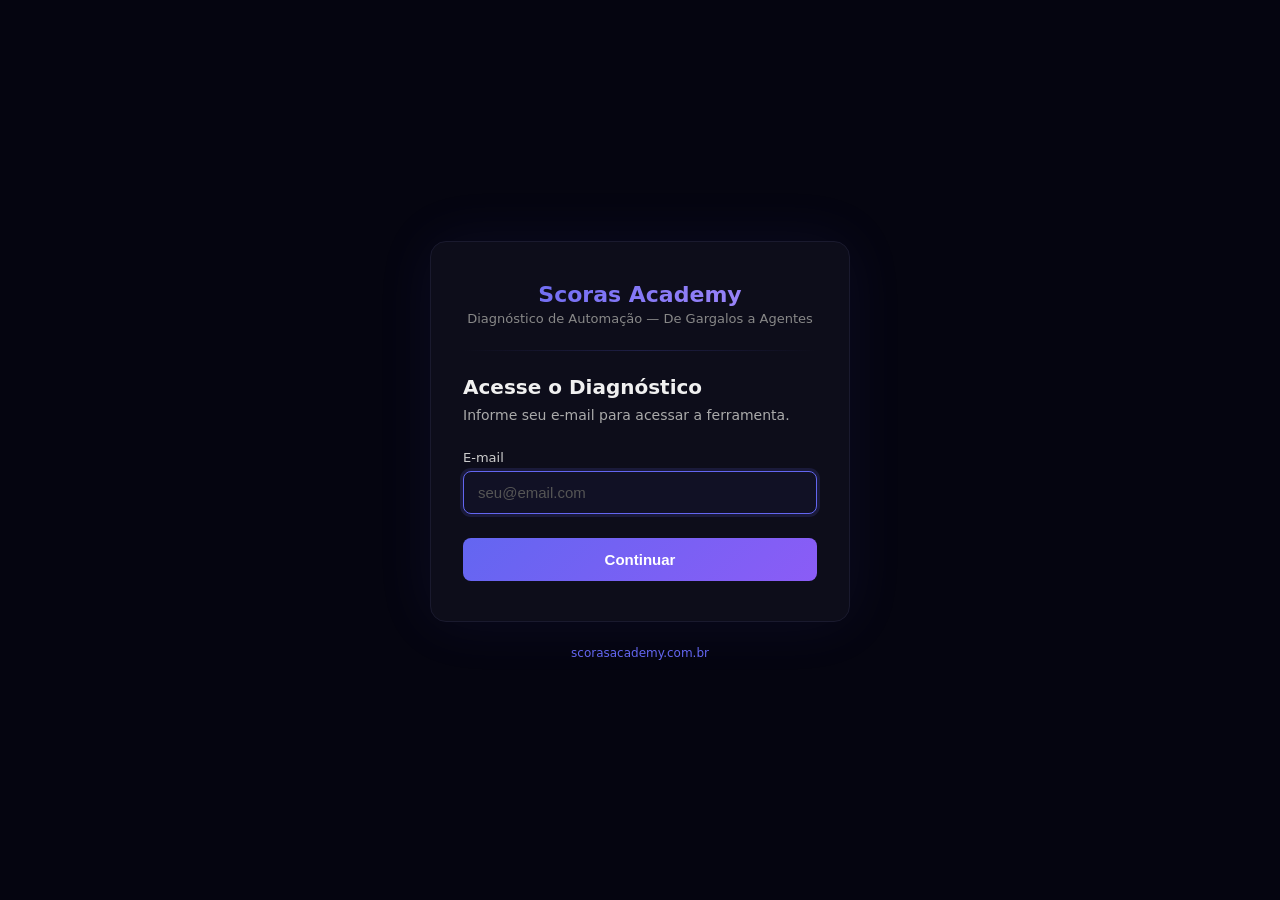
<file: diagnostico_de_automacao/frontend/index.html>
<!DOCTYPE html>
<html lang="pt-BR">
<head>
    <meta charset="UTF-8">
    <meta name="viewport" content="width=device-width, initial-scale=1.0">
    <title>Acesso — Diagnóstico de Automação — Scoras Academy</title>
    <style>
        * { margin: 0; padding: 0; box-sizing: border-box; }
        body {
            font-family: 'Segoe UI', system-ui, -apple-system, sans-serif;
            background: #050510;
            color: #e0e0e0;
            min-height: 100vh;
            display: flex;
            align-items: center;
            justify-content: center;
        }
        .container { width: 100%; max-width: 460px; padding: 20px; }
        .card {
            background: #0d0d1a;
            border: 1px solid #1a1a2e;
            border-radius: 16px;
            padding: 40px 32px;
            box-shadow: 0 0 60px rgba(99, 102, 241, 0.08);
        }
        .logo { text-align: center; margin-bottom: 8px; }
        .logo h1 {
            font-size: 22px;
            background: linear-gradient(135deg, #6366f1, #a78bfa);
            -webkit-background-clip: text;
            -webkit-text-fill-color: transparent;
            font-weight: 700;
        }
        .logo p { color: #888; font-size: 13px; margin-top: 4px; }
        .divider {
            height: 1px;
            background: linear-gradient(90deg, transparent, #6366f133, transparent);
            margin: 24px 0;
        }
        h2 { font-size: 20px; font-weight: 600; margin-bottom: 6px; color: #f0f0f0; }
        .subtitle { color: #aaa; font-size: 14px; margin-bottom: 24px; line-height: 1.5; }
        .form-group { margin-bottom: 16px; }
        label { display: block; font-size: 13px; color: #ccc; margin-bottom: 6px; font-weight: 500; }
        input {
            width: 100%; padding: 12px 14px;
            background: #111125; border: 1px solid #2a2a40; border-radius: 8px;
            color: #e0e0e0; font-size: 15px; outline: none;
            transition: border-color 0.2s;
        }
        input:focus { border-color: #6366f1; box-shadow: 0 0 0 3px rgba(99, 102, 241, 0.15); }
        input::placeholder { color: #555; }
        .btn {
            width: 100%; padding: 13px; border: none; border-radius: 8px;
            font-size: 15px; font-weight: 600; cursor: pointer;
            transition: all 0.2s; margin-top: 8px;
        }
        .btn-primary {
            background: linear-gradient(135deg, #6366f1 0%, #8b5cf6 100%); color: #fff;
        }
        .btn-primary:hover { opacity: 0.9; transform: translateY(-1px); }
        .btn-primary:disabled { opacity: 0.5; cursor: not-allowed; transform: none; }
        .btn-back {
            background: transparent; color: #aaa;
            border: 1px solid #2a2a40; margin-top: 12px;
        }
        .btn-back:hover { color: #ccc; border-color: #444; }
        .error-msg {
            background: #1a0a0a; border: 1px solid #4a1a1a; color: #f87171;
            padding: 10px 14px; border-radius: 8px; font-size: 13px;
            margin-bottom: 16px; display: none;
        }
        .success-msg {
            background: #0a1a0a; border: 1px solid #1a4a1a; color: #4ade80;
            padding: 10px 14px; border-radius: 8px; font-size: 14px;
            margin-bottom: 16px; display: none; line-height: 1.6;
        }
        .spinner {
            display: inline-block; width: 16px; height: 16px;
            border: 2px solid #fff4; border-top-color: #fff;
            border-radius: 50%; animation: spin 0.6s linear infinite;
            vertical-align: middle; margin-right: 6px;
        }
        @keyframes spin { to { transform: rotate(360deg); } }
        .step { display: none; }
        .step.active { display: block; }
        .footer { text-align: center; margin-top: 24px; font-size: 12px; color: #555; }
        .footer a { color: #6366f1; text-decoration: none; }
    </style>
</head>
<body>
    <div class="container">
        <div class="card">
            <div class="logo">
                <h1>Scoras Academy</h1>
                <p>Diagnóstico de Automação — De Gargalos a Agentes</p>
            </div>
            <div class="divider"></div>

            <!-- Step 1: Email -->
            <div id="step-email" class="step active">
                <h2>Acesse o Diagnóstico</h2>
                <p class="subtitle">Informe seu e-mail para acessar a ferramenta.</p>
                <div id="error-email" class="error-msg"></div>
                <div class="form-group">
                    <label for="email">E-mail</label>
                    <input type="email" id="email" placeholder="seu@email.com" autofocus>
                </div>
                <button class="btn btn-primary" id="btn-check" onclick="checkEmail()">Continuar</button>
            </div>

            <!-- Step 2: Registration -->
            <div id="step-register" class="step">
                <h2>Cadastre-se</h2>
                <p class="subtitle">Complete seu cadastro para acessar o diagnóstico do curso <strong>De Gargalos a Agentes</strong>.</p>
                <div id="error-register" class="error-msg"></div>
                <div class="form-group">
                    <label for="nome">Nome</label>
                    <input type="text" id="nome" placeholder="Seu nome">
                </div>
                <div class="form-group">
                    <label for="sobrenome">Sobrenome</label>
                    <input type="text" id="sobrenome" placeholder="Seu sobrenome">
                </div>
                <div class="form-group">
                    <label for="reg-email">E-mail</label>
                    <input type="email" id="reg-email" readonly>
                </div>
                <div class="form-group">
                    <label for="celular">Celular (com DDD)</label>
                    <input type="tel" id="celular" placeholder="(11) 99999-9999">
                </div>
                <button class="btn btn-primary" id="btn-register" onclick="registerUser()">Cadastrar</button>
                <button class="btn btn-back" onclick="goToStep('email')">Voltar</button>
            </div>

            <!-- Step 3: Email sent -->
            <div id="step-sent" class="step">
                <h2>Quase lá!</h2>
                <div class="success-msg" style="display: block;">
                    Enviamos um e-mail para <strong id="sent-email"></strong> com o link de acesso.<br>
                    Clique no link do e-mail para acessar o Diagnóstico de Automação.
                </div>
                <p class="subtitle">Não recebeu? Verifique sua caixa de spam ou tente novamente.</p>
                <button class="btn btn-back" onclick="goToStep('email')">Tentar outro e-mail</button>
            </div>
        </div>
        <div class="footer">
            <a href="https://scorasacademy.com.br" target="_blank">scorasacademy.com.br</a>
        </div>
    </div>

    <script>
        const BASE = window.location.pathname.replace(/\/$/, '');

        const params = new URLSearchParams(window.location.search);
        if (params.get('error') === 'token_invalido')
            showError('email', 'Link inválido ou expirado. Informe seu e-mail novamente.');

        function goToStep(step) {
            document.querySelectorAll('.step').forEach(s => s.classList.remove('active'));
            document.getElementById('step-' + step).classList.add('active');
        }
        function showError(step, msg) {
            const el = document.getElementById('error-' + step);
            el.textContent = msg; el.style.display = 'block';
        }
        function hideError(step) {
            const el = document.getElementById('error-' + step);
            if (el) { el.textContent = ''; el.style.display = 'none'; }
        }
        function setLoading(btnId, loading) {
            const btn = document.getElementById(btnId);
            if (loading) {
                btn.disabled = true; btn.dataset.text = btn.textContent;
                btn.innerHTML = '<span class="spinner"></span>Aguarde...';
            } else {
                btn.disabled = false; btn.textContent = btn.dataset.text || 'Continuar';
            }
        }

        async function checkEmail() {
            hideError('email');
            const email = document.getElementById('email').value.trim();
            if (!email) { showError('email', 'Informe seu e-mail.'); return; }
            setLoading('btn-check', true);
            try {
                const res = await fetch(BASE + '/check-email', {
                    method: 'POST',
                    headers: { 'Content-Type': 'application/json' },
                    body: JSON.stringify({ email })
                });
                const data = await res.json();
                if (data.status === 'autorizado') {
                    window.location.href = data.redirect;
                } else if (data.status === 'nao_encontrado') {
                    document.getElementById('reg-email').value = email;
                    goToStep('register');
                } else if (data.error) {
                    showError('email', data.error);
                }
            } catch (e) {
                showError('email', 'Erro de conexão. Tente novamente.');
            }
            setLoading('btn-check', false);
        }

        async function registerUser() {
            hideError('register');
            const nome = document.getElementById('nome').value.trim();
            const sobrenome = document.getElementById('sobrenome').value.trim();
            const email = document.getElementById('reg-email').value.trim();
            const celular = document.getElementById('celular').value.trim();
            if (!nome || !sobrenome || !celular) {
                showError('register', 'Preencha todos os campos.'); return;
            }
            setLoading('btn-register', true);
            try {
                const res = await fetch(BASE + '/register', {
                    method: 'POST',
                    headers: { 'Content-Type': 'application/json' },
                    body: JSON.stringify({ nome, sobrenome, email, celular })
                });
                const data = await res.json();
                if (data.status === 'email_enviado') {
                    document.getElementById('sent-email').textContent = email;
                    goToStep('sent');
                } else if (data.status === 'autorizado') {
                    window.location.href = data.redirect;
                } else if (data.error) {
                    showError('register', data.error);
                }
            } catch (e) {
                showError('register', 'Erro de conexão. Tente novamente.');
            }
            setLoading('btn-register', false);
        }

        document.getElementById('email').addEventListener('keydown', e => {
            if (e.key === 'Enter') checkEmail();
        });
        document.getElementById('celular').addEventListener('keydown', e => {
            if (e.key === 'Enter') registerUser();
        });
        document.getElementById('celular').addEventListener('input', function(e) {
            let v = e.target.value.replace(/\D/g, '');
            if (v.length > 11) v = v.slice(0, 11);
            if (v.length > 6) v = '(' + v.slice(0,2) + ') ' + v.slice(2,7) + '-' + v.slice(7);
            else if (v.length > 2) v = '(' + v.slice(0,2) + ') ' + v.slice(2);
            else if (v.length > 0) v = '(' + v;
            e.target.value = v;
        });
    </script>
</body>
</html>
</file>
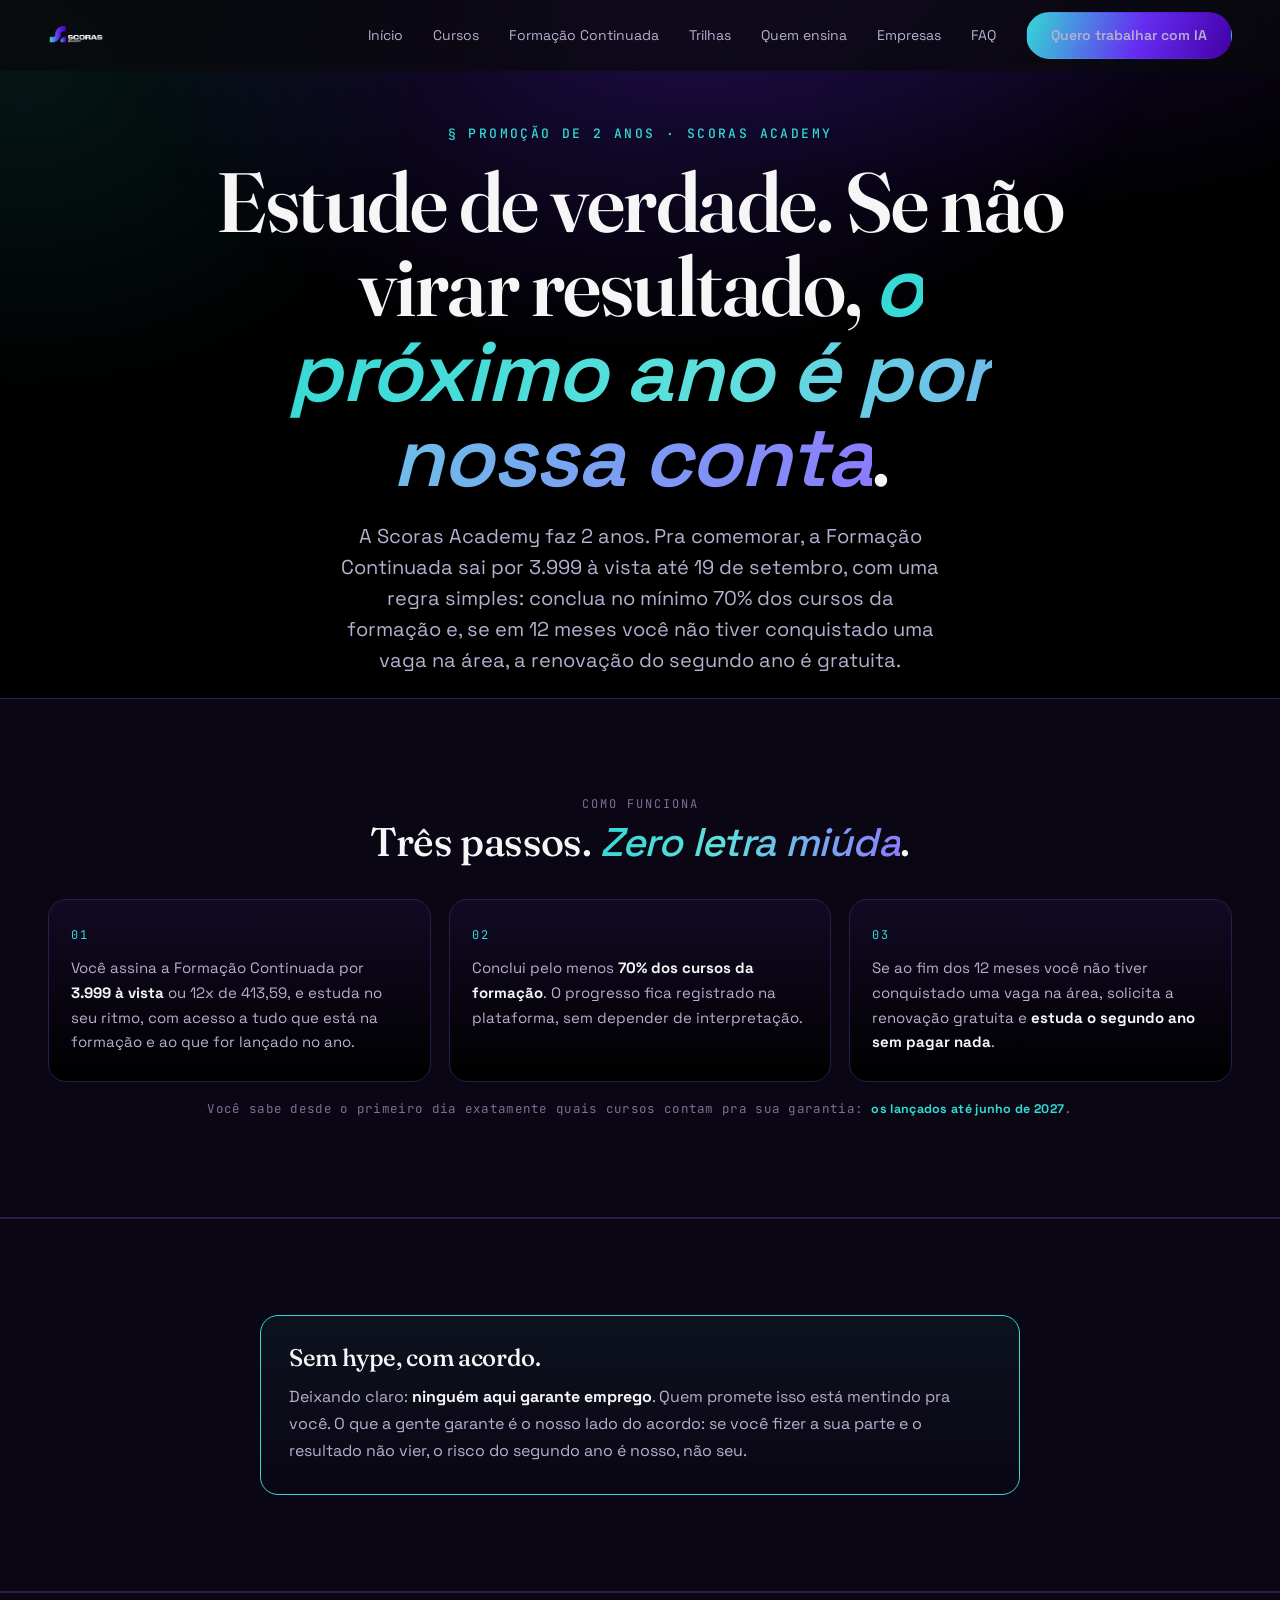
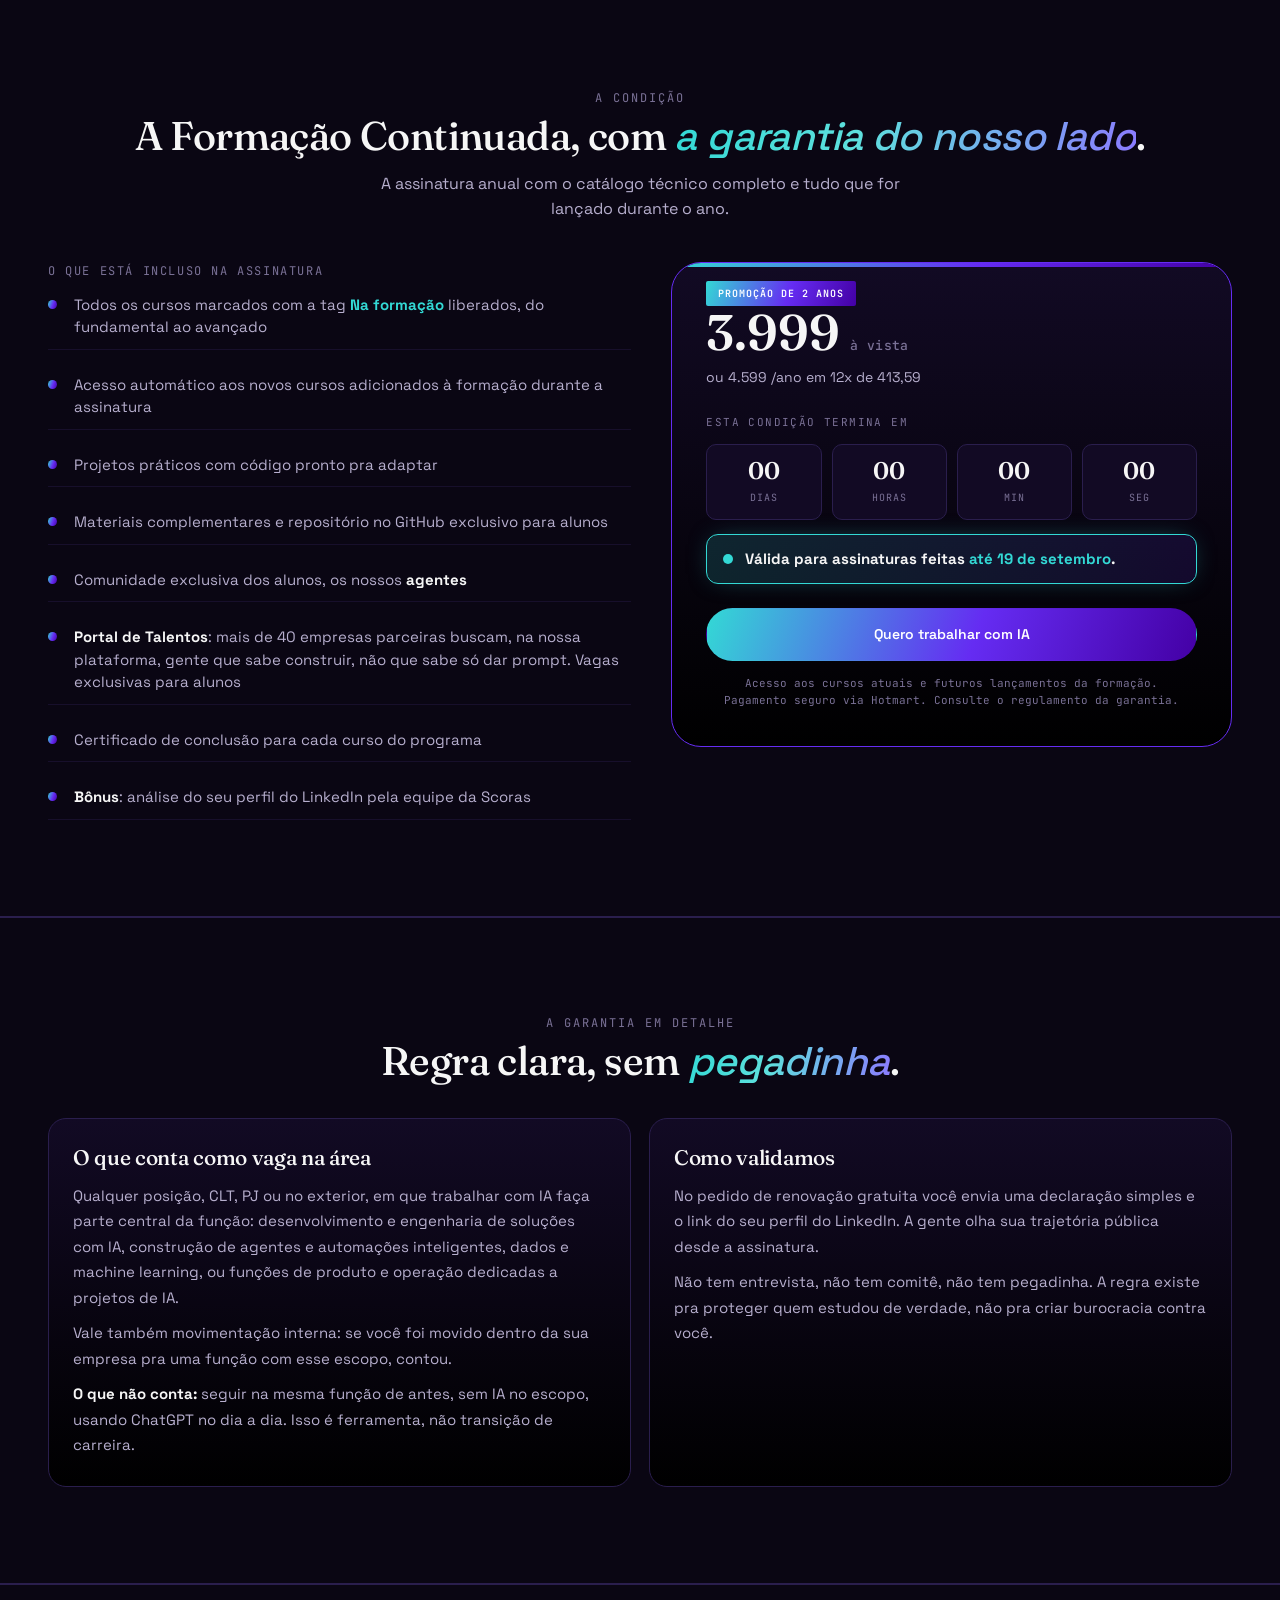
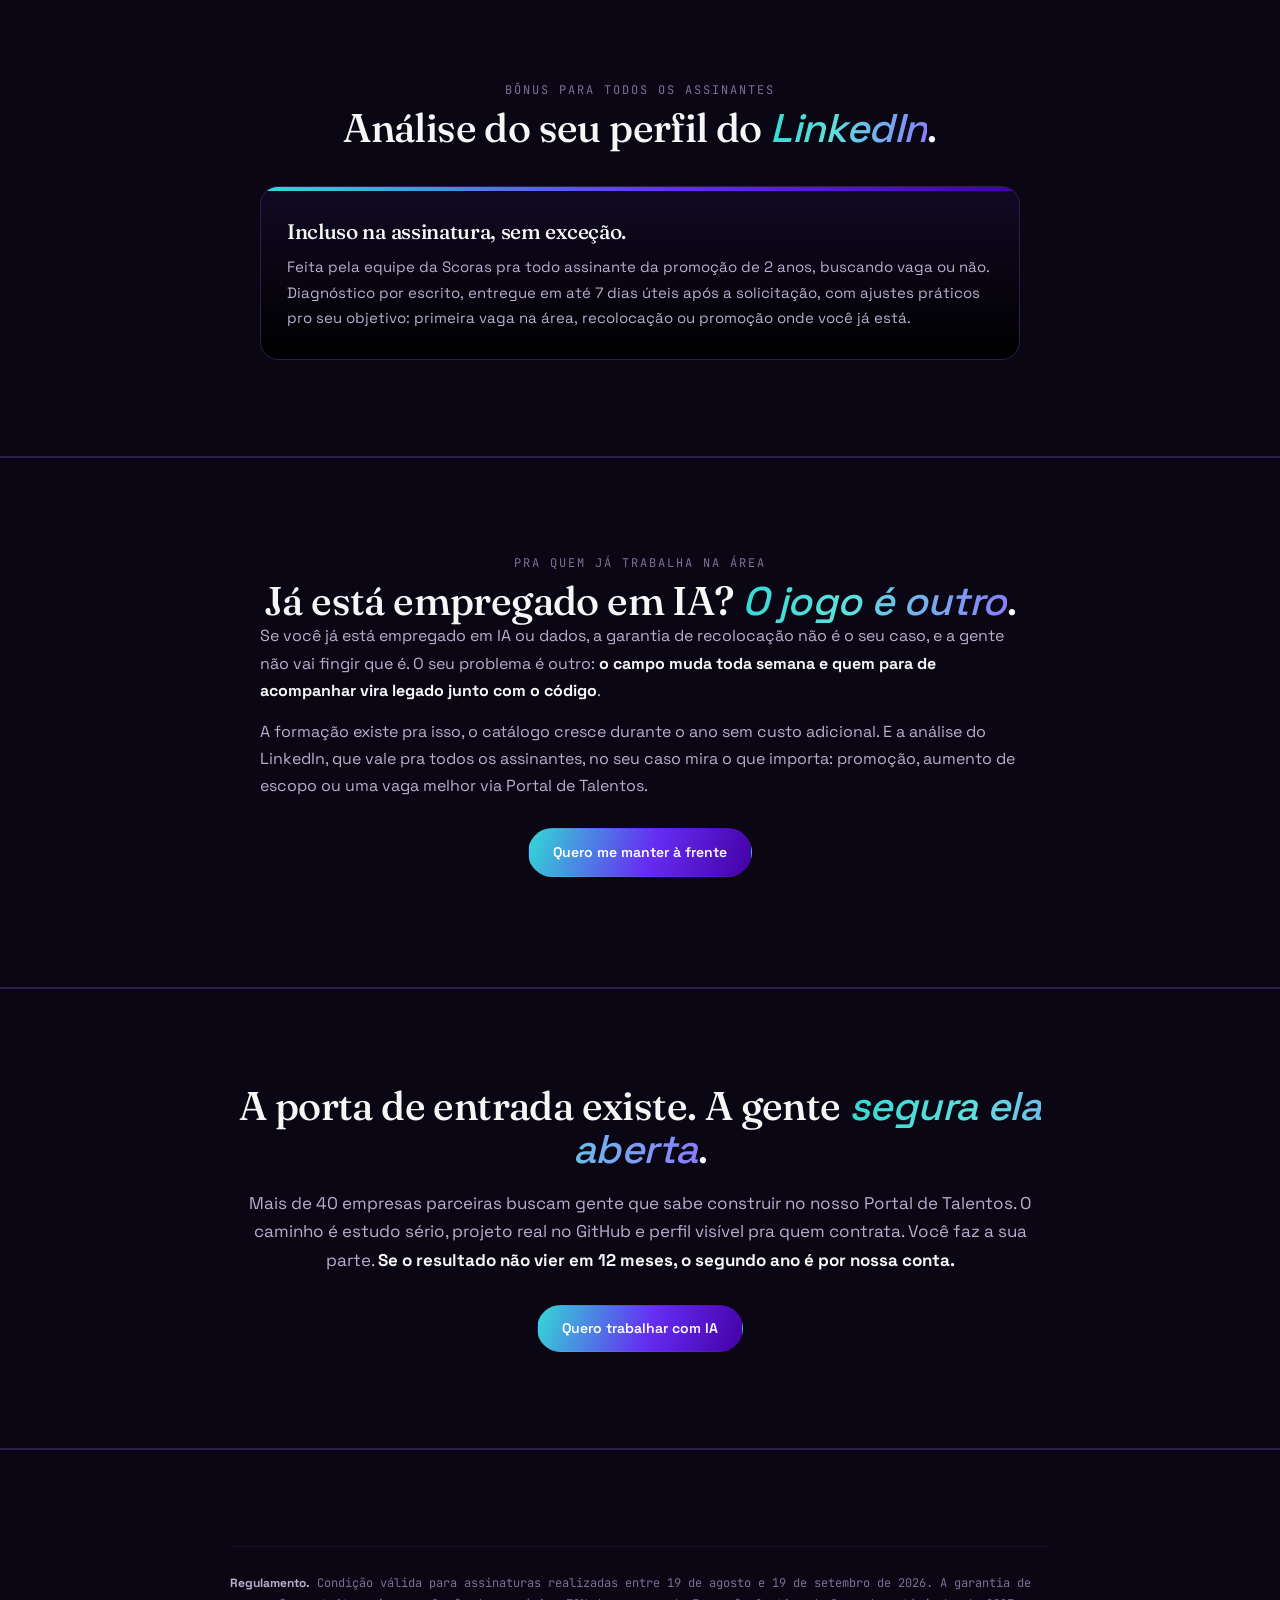
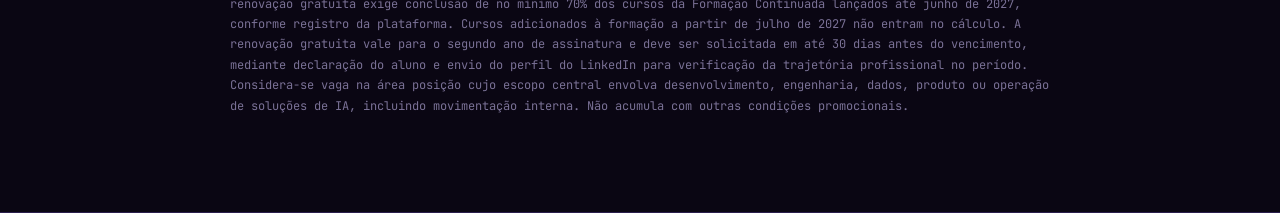
<file: aniversario_scoras_academy/scoras-promocao-2anos.html>
<!doctype html>
<html lang="pt-BR">
<head>
<meta charset="utf-8">
<meta name="viewport" content="width=device-width, initial-scale=1">
<title>Promo&ccedil;&atilde;o de 2 Anos &middot; Forma&ccedil;&atilde;o Continuada &middot; Scoras Academy</title>
<meta name="description" content="A Scoras Academy faz 2 anos: Forma&ccedil;&atilde;o Continuada por 3.999 &agrave; vista at&eacute; 19 de setembro. Conclua 70% dos cursos e, sem vaga na &aacute;rea em 12 meses, o segundo ano &eacute; por nossa conta.">
<!-- Preview de link (Open Graph / Twitter). Troque as duas URLs abaixo: -->
<meta property="og:type" content="website">
<meta property="og:title" content="Se n&atilde;o virar resultado, o pr&oacute;ximo ano &eacute; por nossa conta">
<meta property="og:description" content="2 anos de Scoras Academy: Forma&ccedil;&atilde;o Continuada por 3.999 &agrave; vista at&eacute; 19 de setembro, com garantia de renova&ccedil;&atilde;o gratuita.">
<meta property="og:image" content="COLE_AQUI_A_URL_DA_IMAGEM_OG">
<meta property="og:image:width" content="1200">
<meta property="og:image:height" content="630">
<meta property="og:url" content="COLE_AQUI_A_URL_DA_PAGINA">
<meta property="og:site_name" content="Scoras Academy">
<meta name="twitter:card" content="summary_large_image">
<meta name="twitter:title" content="Se n&atilde;o virar resultado, o pr&oacute;ximo ano &eacute; por nossa conta">
<meta name="twitter:description" content="2 anos de Scoras Academy: Forma&ccedil;&atilde;o Continuada por 3.999 &agrave; vista, com garantia de renova&ccedil;&atilde;o gratuita.">
<meta name="twitter:image" content="COLE_AQUI_A_URL_DA_IMAGEM_OG">
<link rel="preconnect" href="https://fonts.googleapis.com">
<link rel="preconnect" href="https://fonts.gstatic.com" crossorigin>
<link href="https://fonts.googleapis.com/css2?family=Fraunces:opsz,wght@9..144,400;9..144,500;9..144,600;9..144,700&family=Space+Grotesk:wght@400;500;600;700&family=JetBrains+Mono:wght@400;500&display=swap" rel="stylesheet">
<style>
:root{
  /* Paleta oficial Scoras Academy */
  --ink:#000000;            /* fundo principal, preto puro */
  --ink-2:#0a0613;          /* blocos, preto com toque roxo */
  --ink-3:#120a24;          /* cards, base roxo profundo */
  --line:#2a1e4d;           /* divisórias, roxo dessaturado */
  --line-soft:#170f2b;
  --paper:#f6f6f6;          /* texto claro, off-white oficial */
  --paper-dim:#b7afce;      /* texto secundário, lilás claro */
  --paper-faint:#7a7196;    /* texto terciário / metadados */
  --accent:#652cf2;         /* roxo principal, cor dominante */
  --accent-2:#33d9d5;       /* ciano, contraste */
  --deep:#4400a5;           /* roxo profundo */
  --warm:#33d9d5;           /* destaque pontual (ciano) */
  --grad:linear-gradient(110deg,#33d9d5 0%,#652cf2 55%,#4400a5 100%);
  --cover-default:url([data-uri]);
  --grad-soft:linear-gradient(110deg,rgba(51,217,213,.16),rgba(101,44,242,.16));
  --maxw:1240px;
  --serif:"Fraunces",Georgia,serif;
  --sans:"Space Grotesk",system-ui,sans-serif;
  --mono:"JetBrains Mono",monospace;
}
*{margin:0;padding:0;box-sizing:border-box}
html{scroll-behavior:smooth;-webkit-font-smoothing:antialiased}

/* ====== BLINDAGEM CONTRA TEMAS (WordPress etc.) ======
   Todo o conteúdo vive dentro de #scoras-root. Definimos os valores-base
   no container (propriedades herdáveis cascateiam para os filhos, mas
   PERDEM para as regras de classe abaixo, então não quebram o layout).
   Os resets de especificidade baixa abaixo só "limpam" o que o tema
   hospedeiro tende a injetar, sem sobrescrever nossas classes. */
#scoras-root{
  box-sizing:border-box;
  background:var(--ink);
  color:var(--paper);
  font-family:var(--sans);
  font-size:16px;
  line-height:1.5;
  letter-spacing:normal;
  text-align:left;
  text-transform:none;
  text-shadow:none;
  position:relative;
  z-index:0;
  overflow-x:hidden;
  -webkit-font-smoothing:antialiased;
  -webkit-text-size-adjust:100%;
}
/* herança: filhos recebem a base do container, mas classes vencem.
   Usamos :where(#scoras-root) para que estes resets tenham
   especificidade ZERO e nunca sobreponham nossas classes. */
:where(#scoras-root) :where(div,section,header,footer,nav,article,aside,span,p,a,ul,ol,li,h1,h2,h3,h4,h5,h6,b,strong,small,em,button,figure){
  box-sizing:border-box;
  font-family:var(--sans);
  text-shadow:none;
}
:where(#scoras-root) :where(h1,h2,h3,h4,h5,h6){font-weight:600;line-height:1.1;color:inherit;margin:0}
:where(#scoras-root) :where(p){margin:0;color:inherit;line-height:1.5}
:where(#scoras-root) :where(a){color:inherit;text-decoration:none;background:none;border:none;box-shadow:none}
:where(#scoras-root) :where(ul,ol){list-style:none;margin:0;padding:0}
:where(#scoras-root) :where(li){margin:0;padding:0;list-style:none}
:where(#scoras-root) :where(button){background:none;border:none;color:inherit;cursor:pointer;font-family:var(--sans)}
:where(#scoras-root) :where(img){max-width:100%;display:block;border:none;height:auto}
:where(.cmodal) :where(div,span,p,a,h3,h4,b,small,li,ol,button){box-sizing:border-box;font-family:var(--sans);text-shadow:none}
/* ====== FIM DA BLINDAGEM ====== */

/* ====== ENDURECIMENTO: botões que o tema do host adultera ======
   .tab, .fq e .menu-toggle são <button>. O tema do WordPress injeta
   gradiente, cantos arredondados, sombra e uppercase neles. Os resets
   acima usam :where() (especificidade 0) e perdem para regras do tema
   tipo ".entry-content button". Aqui usamos "#scoras-root .classe"
   (especificidade real) pra vencer o tema sem !important e devolver o
   visual original. As versões mobile dentro do @media também ganham o
   prefixo #scoras-root pra continuarem vencendo. */
#scoras-root .tab{
  flex:1;width:auto;padding:24px 28px;text-align:left;cursor:pointer;
  background:none;background-image:none;border:0;border-bottom:2px solid transparent;
  border-radius:0;box-shadow:none;text-transform:none;letter-spacing:normal;
  min-height:0;-webkit-appearance:none;appearance:none;
  color:var(--paper-dim);transition:border-color .25s, background .25s;
}
#scoras-root .tab:hover{background:rgba(255,255,255,.02)}
#scoras-root .tab.active{border-bottom-color:var(--accent);color:var(--paper)}
#scoras-root .tab.active .t-role{color:var(--accent)}

#scoras-root .fq{
  width:100%;text-align:left;cursor:pointer;position:relative;
  background:none;background-image:none;border:0;border-radius:0;box-shadow:none;
  text-transform:none;letter-spacing:normal;min-height:0;
  -webkit-appearance:none;appearance:none;
  white-space:normal;overflow-wrap:break-word;word-break:break-word;
  color:var(--paper);font-family:var(--serif);font-size:20px;font-weight:500;
  padding:24px 40px 24px 0;line-height:1.3;
}

#scoras-root .menu-toggle{
  background:none;background-image:none;border:0;border-radius:0;box-shadow:none;
  text-transform:none;min-height:0;-webkit-appearance:none;appearance:none;padding:0;
  color:var(--paper);font-size:24px;cursor:pointer;
}
/* ====== FIM DO ENDURECIMENTO ====== */


body{
  background:var(--ink);
  color:var(--paper);
  font-family:var(--sans);
  line-height:1.5;
  overflow-x:hidden;
}
#scoras-root::before{
  content:"";position:fixed;inset:0;z-index:0;pointer-events:none;
  background:
    radial-gradient(900px 520px at 80% -10%, rgba(101,44,242,.20), transparent 60%),
    radial-gradient(760px 600px at 2% 8%, rgba(51,217,213,.10), transparent 55%);
}
.wrap{max-width:var(--maxw);margin:0 auto;padding:0 28px;position:relative;z-index:1}
a{color:inherit;text-decoration:none}
img{max-width:100%;display:block}

/* tag de seção tipo § 00 / Nome */
.kicker{
  font-family:var(--mono);font-size:11px;letter-spacing:.22em;text-transform:uppercase;
  color:var(--paper-faint);display:flex;align-items:center;gap:10px;margin-bottom:26px;
}
.kicker b{color:var(--accent);font-weight:500}
.kicker::after{content:"";height:1px;flex:1;background:var(--line);max-width:120px}

h1,h2,h3{font-family:var(--serif);font-weight:500;line-height:1.04;letter-spacing:-.015em}

/* ---------- NAV ---------- */
header.nav{
  position:fixed;top:0;left:0;right:0;z-index:50;
  backdrop-filter:blur(14px);
  background:rgba(10,11,13,.72);
  border-bottom:1px solid transparent;
  transition:border-color .3s, background .3s;
}
header.nav.scrolled{border-bottom:1px solid var(--line);background:rgba(10,11,13,.9)}
.nav-in{display:flex;align-items:center;justify-content:space-between;height:70px}
.logo{display:flex;align-items:center;gap:10px}
.logo img{height:34px;width:auto;display:block}
nav.links{display:flex;gap:30px;align-items:center}
nav.links a{font-size:14px;color:var(--paper-dim);transition:color .2s}
nav.links a:hover,nav.links a.active{color:var(--paper)}
.btn{
  font-family:var(--sans);font-size:14px;font-weight:600;cursor:pointer;
  padding:12px 24px;border-radius:30px;border:1px solid transparent;
  background:var(--grad);color:#fff;transition:transform .15s, box-shadow .2s, filter .2s;display:inline-block;
}
.btn:hover{transform:translateY(-2px);box-shadow:0 14px 36px -12px rgba(101,44,242,.8);filter:brightness(1.08)}
.btn.ghost{background:transparent;color:var(--paper);border-color:var(--line)}
.btn.ghost:hover{border-color:var(--accent-2);box-shadow:none;filter:none}
.menu-toggle{display:none;background:none;border:0;color:var(--paper);font-size:24px;cursor:pointer}

/* ---------- HERO ---------- */
.hero{padding:170px 0 90px;position:relative;text-align:center}
.hero-bg{position:absolute;inset:0;background-size:cover;background-position:center 20%;background-repeat:no-repeat;opacity:.42;pointer-events:none;
  -webkit-mask-image:radial-gradient(120% 100% at 50% 30%, #000 35%, transparent 78%);
  mask-image:radial-gradient(120% 100% at 50% 30%, #000 35%, transparent 78%)}
.hero::after{content:"";position:absolute;inset:0;pointer-events:none;z-index:0;
  background:radial-gradient(60% 50% at 50% 38%, rgba(0,0,0,.55), transparent 70%)}
.hero .wrap{position:relative;z-index:1}
.hero-center{max-width:920px;margin:0 auto;display:flex;flex-direction:column;align-items:center}
.hero .eyebrow{font-family:var(--mono);font-size:11px;letter-spacing:.3em;color:var(--accent-2);text-transform:uppercase;margin-bottom:30px}
.eyebrow-badge{display:inline-block;background:var(--grad-soft);border:1px solid var(--accent);color:var(--paper);padding:8px 18px;border-radius:30px;letter-spacing:.12em}
.hero h1{font-size:clamp(42px,7.5vw,92px);max-width:18ch}
.hero h1 .hl{font-style:italic;background:linear-gradient(100deg,#33d9d5 0%,#5ee0dd 45%,#8b7bff 100%);-webkit-background-clip:text;background-clip:text;color:transparent;filter:drop-shadow(0 2px 18px rgba(51,217,213,.25))}
.hero p.lead{font-size:clamp(17px,2vw,21px);color:var(--paper-dim);max-width:64ch;margin:34px auto 0;line-height:1.6}
.hero .cta-row{display:flex;gap:14px;margin-top:42px;flex-wrap:wrap;justify-content:center}
.hero .meta-row{display:flex;gap:0;flex-wrap:wrap;margin-top:70px;border-top:2px solid transparent;border-image:var(--grad);border-image-slice:1;width:100%;max-width:760px}
.hero .meta-row .m{padding:24px 18px;border-right:1px solid var(--line);flex:1;min-width:150px;text-align:center}
.hero .meta-row .m:last-child{border-right:0}
.hero .meta-row .m b{display:block;font-family:var(--serif);font-size:34px;font-weight:600;background:var(--grad);-webkit-background-clip:text;background-clip:text;color:transparent}
.hero .meta-row .m span{font-size:12px;color:var(--paper-faint);font-family:var(--mono);letter-spacing:.05em}

/* ---------- LOGOS ---------- */
.logos{padding:52px 0;border-top:1px solid var(--line-soft);border-bottom:1px solid var(--line-soft)}
.logos p{text-align:center;font-family:var(--mono);font-size:11px;letter-spacing:.18em;text-transform:uppercase;color:var(--paper-faint);margin-bottom:30px}
.marquee{overflow:hidden;-webkit-mask-image:linear-gradient(90deg,transparent,#000 12%,#000 88%,transparent);mask-image:linear-gradient(90deg,transparent,#000 12%,#000 88%,transparent)}
.marquee-track{display:flex;gap:54px;width:max-content;animation:scroll 32s linear infinite}
.marquee-track span{font-family:var(--serif);font-size:21px;color:var(--paper-faint);font-weight:600;white-space:nowrap;opacity:.7;transition:opacity .2s}
.marquee:hover .marquee-track{animation-play-state:paused}
@keyframes scroll{to{transform:translateX(-50%)}}

/* ---------- SECTIONS base ---------- */
section{padding:96px 0;position:relative}
.sec-title{font-size:clamp(30px,4.5vw,52px);max-width:18ch;margin-bottom:18px}
.sec-title .g{background:linear-gradient(100deg,#33d9d5 0%,#5ee0dd 40%,#8b7bff 100%);-webkit-background-clip:text;background-clip:text;color:transparent;font-style:italic}
.sec-sub{color:var(--paper-dim);max-width:62ch;font-size:17px;line-height:1.6}

/* ---------- DUAS PORTAS ---------- */
.doors{display:grid;grid-template-columns:1fr 1fr;gap:24px;margin-top:54px}
.door{border:1px solid var(--line);border-radius:30px;padding:38px 34px;background:var(--ink-2);position:relative;overflow:hidden;transition:border-color .3s, transform .3s}
.door::before{content:"";position:absolute;top:0;left:0;right:0;height:3px;background:var(--accent);transform:scaleX(0);transform-origin:left;transition:transform .35s}
.door:hover{border-color:var(--line);transform:translateY(-4px)}
.door:hover::before{transform:scaleX(1)}
.door.tech::before{background:var(--accent)}
.door.prod::before{background:var(--accent-2)}
.door .num{font-family:var(--mono);font-size:12px;color:var(--paper-faint);letter-spacing:.1em}
.door h3{font-size:27px;margin:14px 0 8px}
.door .who{font-family:var(--mono);font-size:11px;text-transform:uppercase;letter-spacing:.12em;color:var(--accent);margin-bottom:16px}
.door.prod .who{color:var(--accent-2)}
.door p{color:var(--paper-dim);font-size:15px;line-height:1.6;margin-bottom:22px}
.door ul{list-style:none;display:flex;flex-direction:column;gap:10px}
.door li{font-size:14px;color:var(--paper-dim);padding-left:22px;position:relative}
.door li::before{content:"›";position:absolute;left:0;color:var(--accent);font-weight:700}
.door.prod li::before{color:var(--accent-2)}

/* ---------- FUNDADORES / ABAS ---------- */
.founders{background:var(--ink-2);border-top:1px solid var(--line);border-bottom:1px solid var(--line)}
.tabs{display:flex;gap:0;margin:46px 0 0;border-bottom:1px solid var(--line)}
.tab{
  flex:1;padding:24px 28px;background:none;border:0;cursor:pointer;text-align:left;
  border-bottom:2px solid transparent;transition:border-color .25s, background .25s;color:var(--paper-dim);
}
.tab:hover{background:rgba(255,255,255,.02)}
.tab.active{border-bottom-color:var(--accent);color:var(--paper)}
.tab .t-role{font-family:var(--mono);font-size:10px;letter-spacing:.15em;text-transform:uppercase;color:var(--paper-faint);display:block;margin-bottom:7px}
.tab.active .t-role{color:var(--accent)}
.tab .t-name{font-family:var(--serif);font-size:24px;font-weight:600;line-height:1.1;display:block}
.tab .t-sub{font-size:13px;color:var(--paper-dim);margin-top:6px;display:block}

.panel{display:none;padding:52px 0 0;animation:fade .5s ease}
.panel.active{display:block}
@keyframes fade{from{opacity:0;transform:translateY(12px)}to{opacity:1;transform:none}}
.panel-grid{display:grid;grid-template-columns:1fr 1.35fr;gap:54px;align-items:start}
.portrait{
  border:1px solid var(--line);border-radius:14px;
  background-color:var(--ink-3);
  background-size:cover;background-position:center top;background-repeat:no-repeat;
  aspect-ratio:4/5;
  display:flex;flex-direction:column;justify-content:flex-end;padding:28px;position:relative;overflow:hidden;
}
.portrait-shade{position:absolute;inset:0;background:linear-gradient(180deg,transparent 35%,rgba(0,0,0,.35) 62%,rgba(0,0,0,.92) 100%)}
.panel.and .portrait-shade{box-shadow:inset 0 -2px 0 0 var(--accent)}
.panel.pati .portrait-shade{box-shadow:inset 0 -2px 0 0 var(--accent-2)}
.portrait .pname{font-family:var(--serif);font-size:30px;font-weight:600;position:relative;color:#fff}
.portrait .prole{font-family:var(--mono);font-size:11px;letter-spacing:.1em;text-transform:uppercase;color:var(--accent-2);margin-top:6px;position:relative}
.panel.pati .portrait .prole{color:var(--accent-2)}
.panel.and .portrait .prole{color:#a07bff}

.bio h3{font-size:30px;margin-bottom:6px}
.bio .frontline{font-family:var(--mono);font-size:11px;letter-spacing:.14em;text-transform:uppercase;color:var(--accent);margin-bottom:22px}
.panel.pati .bio .frontline{color:var(--accent-2)}
.bio p{color:var(--paper-dim);font-size:16px;line-height:1.65;margin-bottom:16px}
.bio p strong{color:var(--paper);font-weight:600}

.cred-row{display:flex;flex-wrap:wrap;gap:9px;margin:24px 0 30px}
.chip{font-family:var(--mono);font-size:11px;letter-spacing:.04em;padding:7px 13px;border:1px solid var(--line);border-radius:2px;color:var(--paper-dim);background:var(--ink)}
.panel.and .chip:hover{border-color:var(--accent);color:var(--paper)}
.panel.pati .chip:hover{border-color:var(--accent-2);color:var(--paper)}

.teaches{border-top:1px solid var(--line);padding-top:24px}
.teaches .lbl{font-family:var(--mono);font-size:10px;letter-spacing:.15em;text-transform:uppercase;color:var(--paper-faint);margin-bottom:14px}
.teaches .grid2{display:grid;grid-template-columns:1fr 1fr;gap:10px 26px}
.teaches .grid2 div{font-size:14px;color:var(--paper-dim);padding-left:18px;position:relative}
.teaches .grid2 div::before{content:"—";position:absolute;left:0;color:var(--accent)}
.panel.pati .teaches .grid2 div::before{color:var(--accent-2)}

/* timeline */
.timeline{margin-top:30px;border-left:1px solid var(--line);padding-left:24px;display:flex;flex-direction:column;gap:18px}
.tl{position:relative}
.tl::before{content:"";position:absolute;left:-29px;top:5px;width:9px;height:9px;border-radius:50%;background:var(--ink);border:2px solid var(--accent)}
.panel.pati .tl::before{border-color:var(--accent-2)}
.tl b{font-family:var(--sans);font-size:14px;font-weight:600;display:block}
.tl span{font-size:13px;color:var(--paper-faint)}

/* social dos fundadores */
.social{margin-top:28px;border-top:1px solid var(--line);padding-top:22px}
.social .lbl{font-family:var(--mono);font-size:10px;letter-spacing:.15em;text-transform:uppercase;color:var(--paper-faint);margin-bottom:14px}
.social-row{display:flex;flex-wrap:wrap;gap:10px}
.slink{display:inline-flex;align-items:center;gap:8px;font-family:var(--sans);font-size:13px;font-weight:500;color:var(--paper-dim);
  padding:9px 15px;border:1px solid var(--line);border-radius:30px;background:var(--ink);transition:border-color .2s, color .2s, transform .2s}
.slink svg{width:15px;height:15px;fill:currentColor;flex:none}
.panel.and .slink:hover{border-color:var(--accent);color:#fff;transform:translateY(-2px)}
.panel.pati .slink:hover{border-color:var(--accent-2);color:#fff;transform:translateY(-2px)}
.slink.soon{opacity:.45;cursor:default}
.slink.soon:hover{transform:none;border-color:var(--line);color:var(--paper-dim)}

/* ---------- CURSOS ---------- */
.courses-grid{display:grid;grid-template-columns:repeat(3,1fr);gap:18px;margin-top:36px}
.course{border:1px solid var(--line);border-radius:30px;background:var(--ink-2);transition:border-color .25s, transform .25s, opacity .3s;display:flex;flex-direction:column;position:relative;overflow:hidden}
.course:hover{border-color:var(--accent);transform:translateY(-3px)}
.course.hide{display:none}
.course-cover{height:170px;background-image:var(--cover-default);background-size:cover;background-position:center;position:relative;flex:none;display:flex;flex-direction:column;justify-content:space-between;padding:16px 18px}
.course-cover[data-cover]{background-image:var(--cv)}
.course-cover::after{content:"";position:absolute;inset:0;background:linear-gradient(180deg,rgba(0,0,0,.1) 0%,rgba(10,6,19,.45) 55%,rgba(10,6,19,.95) 100%);z-index:0}
.course-cover .ct-tags{position:relative;z-index:1;margin:0}
.cover-title{position:relative;z-index:1;font-family:var(--serif);font-size:20px;font-weight:600;line-height:1.12;color:#fff;text-shadow:0 2px 12px rgba(0,0,0,.5)}
.course-body{padding:18px 24px 22px;display:flex;flex-direction:column;gap:13px;flex:1}
.ct-tags{display:flex;flex-wrap:wrap;gap:6px}
.tag{font-family:var(--mono);font-size:9px;letter-spacing:.08em;text-transform:uppercase;padding:4px 9px;border-radius:30px;font-weight:600;line-height:1.4;border:1px solid transparent;white-space:nowrap;backdrop-filter:blur(4px)}
.tag-live{background:var(--accent-2);color:#00211f}
.tag-soon{background:rgba(101,44,242,.55);color:#fff;border-color:var(--accent)}
.tag-wip{background:rgba(0,0,0,.5);color:var(--paper);border-color:var(--line)}
.tag-inc{background:rgba(0,0,0,.45);color:var(--accent-2);border-color:rgba(51,217,213,.5)}
.tag-ind{background:rgba(0,0,0,.45);color:var(--paper);border-color:var(--line)}
.course h4{font-family:var(--serif);font-size:20px;font-weight:600;line-height:1.15}
.course p{font-size:13px;color:var(--paper-dim);line-height:1.5;flex:1}
.ct-foot{display:flex;justify-content:space-between;align-items:center;border-top:1px solid var(--line-soft);padding-top:13px;margin-top:2px}
.course .by{display:flex;align-items:center;gap:8px;font-family:var(--mono);font-size:11px;color:var(--paper-dim);letter-spacing:.03em}
.by-av{width:26px;height:26px;border-radius:50%;object-fit:cover;border:1px solid var(--line)}
.by-av[alt="YAITEC Solutions"]{border-color:var(--accent-2);background:#0d1117}
.course .more{font-family:var(--mono);font-size:11px;letter-spacing:.08em;text-transform:uppercase;color:var(--accent-2);transition:transform .2s}
.course:hover .more{transform:translateX(3px)}
/* cards "próximo" sem conteúdo ainda: não clicáveis */
.soon-card{cursor:default}
.soon-card:hover{transform:none;border-color:var(--line)}
.soon-more{color:var(--paper-faint)!important;font-style:italic}
.soon-card:hover .soon-more{transform:none}
/* filtros clicáveis */
.course-filters{display:flex;flex-wrap:wrap;gap:9px;margin-top:26px;align-items:center}
.cf{position:relative;background:none;border:1px solid var(--line);border-radius:30px;padding:7px 14px;cursor:pointer;color:var(--paper-dim);font-family:var(--sans);font-size:13px;font-weight:500;transition:border-color .2s, background .2s, color .2s;display:inline-flex;align-items:center}
.cf .tag{pointer-events:none;border:0;padding:0;background:none!important;color:inherit!important;font-size:11px}
.cf:hover{border-color:var(--accent)}
.cf.active{border-color:var(--accent);background:rgba(101,44,242,.16);color:#fff}
.cf[data-tip]::after{content:attr(data-tip);position:absolute;bottom:calc(100% + 9px);left:50%;transform:translateX(-50%) translateY(4px);background:var(--ink-3);color:var(--paper);border:1px solid var(--accent);font-family:var(--sans);font-size:12px;font-weight:400;letter-spacing:0;text-transform:none;line-height:1.35;white-space:normal;width:max-content;max-width:230px;padding:8px 12px;border-radius:12px;box-shadow:0 12px 30px -10px rgba(0,0,0,.7);opacity:0;pointer-events:none;transition:opacity .18s, transform .18s;z-index:20}
.cf[data-tip]::before{content:"";position:absolute;bottom:calc(100% + 3px);left:50%;transform:translateX(-50%) translateY(4px);border:6px solid transparent;border-top-color:var(--accent);opacity:0;transition:opacity .18s, transform .18s;z-index:20}
.cf[data-tip]:hover::after,.cf[data-tip]:hover::before{opacity:1;transform:translateX(-50%) translateY(0)}
.courses-more{display:flex;flex-direction:column;align-items:center;gap:14px;margin-top:34px}
.cm-empty{font-size:14px;color:var(--paper-faint)}
.cm-empty a{color:var(--accent-2);text-decoration:underline}

/* ---------- OFERTA ---------- */
.offer{background:var(--ink-2);border-top:1px solid var(--line);border-bottom:1px solid var(--line)}
.offer-grid{display:grid;grid-template-columns:1.1fr .9fr;gap:54px;align-items:center}
.offer ul{list-style:none;display:flex;flex-direction:column;gap:14px;margin:30px 0}
.offer li{font-size:15px;color:var(--paper-dim);padding-left:28px;position:relative;line-height:1.5}
.offer li::before{content:"✓";position:absolute;left:0;color:var(--accent);font-weight:700}
.price-card{border:1px solid var(--accent);border-radius:30px;padding:44px 34px 38px;background:linear-gradient(180deg,var(--ink-3),var(--ink));position:relative;overflow:hidden}
.price-card::before{content:"";position:absolute;top:0;left:0;right:0;height:4px;background:var(--grad)}
.price-card .badge{position:absolute;top:18px;left:34px;background:var(--grad);color:#fff;font-family:var(--mono);font-size:10px;letter-spacing:.1em;text-transform:uppercase;padding:5px 12px;border-radius:2px;font-weight:600}
.price-card .from{font-family:var(--mono);font-size:12px;color:var(--paper-faint);text-decoration:line-through;margin-bottom:6px;margin-top:8px}
.price-card .big{font-family:var(--serif);font-size:50px;font-weight:600;line-height:1}
.price-card .big small{font-size:22px;font-weight:500;color:var(--paper-dim);margin-right:4px}
.price-card .alt{font-size:14px;color:var(--paper-dim);margin:10px 0 26px}
.price-card .btn{width:100%;text-align:center;padding:15px}
.price-card .note{font-family:var(--mono);font-size:11px;color:var(--paper-faint);text-align:center;margin-top:14px;line-height:1.5}

/* ---------- PARA EMPRESAS ---------- */
.biz{border:1px solid var(--accent);border-radius:30px;padding:54px;position:relative;overflow:hidden;background:
  radial-gradient(120% 160% at 0% 0%, rgba(101,44,242,.25), transparent 55%),
  radial-gradient(120% 160% at 100% 100%, rgba(51,217,213,.18), transparent 55%),
  var(--ink-3)}
.biz::before{content:"";position:absolute;inset:0;background:var(--grad);opacity:.06;pointer-events:none}
.biz-grid{position:relative;display:grid;grid-template-columns:1fr .9fr;gap:50px;align-items:center}
.biz-in{position:relative;min-width:0}
.biz .kicker{margin-bottom:20px}
.biz-title{font-size:clamp(28px,3.6vw,44px);max-width:16ch;margin-bottom:16px}
.biz-hl{background:var(--grad);-webkit-background-clip:text;background-clip:text;color:transparent;font-style:italic}
.biz-sub{color:var(--paper-dim);font-size:16px;line-height:1.6;max-width:54ch;margin-bottom:26px}
.biz-list{list-style:none;display:flex;flex-direction:column;gap:13px;margin-bottom:32px}
.biz-list li{font-size:15px;color:var(--paper);padding-left:30px;position:relative;line-height:1.45}
.biz-list li::before{content:"✓";position:absolute;left:0;top:-1px;width:20px;height:20px;background:var(--accent-2);color:#00211f;border-radius:50%;font-size:12px;font-weight:700;display:flex;align-items:center;justify-content:center}
.biz-cta{display:flex;align-items:center;gap:18px;flex-wrap:wrap}
.biz-note{font-family:var(--mono);font-size:12px;color:var(--paper-faint);letter-spacing:.04em}
/* painel do gestor */
.biz-panel{position:relative;background:rgba(0,0,0,.55);border:1px solid var(--line);border-radius:14px;padding:22px;backdrop-filter:blur(4px);min-width:0}
.bp-head{display:flex;align-items:center;gap:7px;padding-bottom:16px;border-bottom:1px solid var(--line);margin-bottom:18px}
.bp-dot{width:9px;height:9px;border-radius:50%;background:var(--line)}
.bp-title{font-family:var(--mono);font-size:11px;letter-spacing:.1em;text-transform:uppercase;color:var(--paper-faint);margin-left:8px}
.bp-stats{display:grid;grid-template-columns:repeat(3,1fr);gap:12px;margin-bottom:22px}
.bp-stat b{display:block;font-family:var(--serif);font-size:26px;font-weight:600;background:var(--grad);-webkit-background-clip:text;background-clip:text;color:transparent}
.bp-stat span{font-size:10px;color:var(--paper-faint);font-family:var(--mono);letter-spacing:.03em;line-height:1.3;display:block}
.bp-bars{display:flex;flex-direction:column;gap:14px}
.bp-row span{font-size:12px;color:var(--paper-dim);display:block;margin-bottom:6px}
.bp-bar{height:7px;background:var(--ink);border-radius:30px;overflow:hidden}
.bp-bar i{display:block;height:100%;background:var(--grad);border-radius:30px}

/* ---------- DEPOIMENTOS (carrossel automático) ---------- */
.carousel{margin-top:46px;overflow:hidden;
  -webkit-mask-image:linear-gradient(90deg,transparent,#000 5%,#000 95%,transparent);
  mask-image:linear-gradient(90deg,transparent,#000 5%,#000 95%,transparent)}
.carousel-track{display:flex;gap:20px;width:max-content;animation:qscroll 48s linear infinite}
.carousel:hover .carousel-track{animation-play-state:paused}
@keyframes qscroll{to{transform:translateX(-50%)}}
.quote{border:1px solid var(--line);border-radius:30px;padding:30px;background:var(--ink-2);width:380px;flex:none}
.quote .mark{font-family:var(--serif);font-size:54px;line-height:0;color:var(--accent);height:24px;display:block}
.quote p{font-size:15px;color:var(--paper);line-height:1.6;margin:14px 0 22px}
.quote .who{display:flex;align-items:center;gap:13px}
.quote .who .av{width:42px;height:42px;border-radius:50%;background:var(--ink-3);border:1px solid var(--line);display:flex;align-items:center;justify-content:center;font-family:var(--serif);color:var(--accent);font-size:16px;flex:none}
.quote .who b{font-size:14px;display:block}
.quote .who span{font-size:12px;color:var(--paper-faint);font-family:var(--mono)}
@media(max-width:560px){.quote{width:300px}}

/* ---------- FAQ ---------- */
.faq{max-width:840px;margin:50px auto 0}
.fitem{border-bottom:1px solid var(--line)}
.fq{width:100%;text-align:left;background:none;border:0;color:var(--paper);font-family:var(--serif);font-size:20px;font-weight:500;padding:24px 40px 24px 0;cursor:pointer;position:relative;line-height:1.3}
.fq::after{content:"+";position:absolute;right:0;top:22px;font-family:var(--sans);font-size:24px;color:var(--accent);transition:transform .25s}
.fitem.open .fq::after{transform:rotate(45deg)}
.fa{max-height:0;overflow:hidden;transition:max-height .35s ease;color:var(--paper-dim);font-size:15px;line-height:1.65}
.fa div{padding:0 0 26px}
.fitem.open .fa{max-height:1200px}

/* ---------- CLOSER ---------- */
.closer{text-align:center;padding:120px 0;position:relative}
.closer::before{content:"";position:absolute;inset:0;background:radial-gradient(600px 320px at 50% 30%, rgba(101,44,242,.18), transparent 70%);pointer-events:none}
.closer h2{font-size:clamp(32px,5vw,60px);max-width:16ch;margin:0 auto 26px}
.closer h2 .hl{font-style:italic;background:var(--grad);-webkit-background-clip:text;background-clip:text;color:transparent}

/* ---------- FOOTER ---------- */
footer{border-top:1px solid var(--line);padding:64px 0 40px;background:var(--ink-2)}
.foot-grid{display:grid;grid-template-columns:1.6fr 1fr 1fr 1fr;gap:40px;margin-bottom:50px}
.foot-grid h5{font-family:var(--mono);font-size:11px;letter-spacing:.14em;text-transform:uppercase;color:var(--paper-faint);margin-bottom:18px}
.foot-grid a{display:block;font-size:14px;color:var(--paper-dim);margin-bottom:11px;transition:color .2s}
.foot-grid a:hover{color:var(--accent)}
.foot-brand p{font-size:14px;color:var(--paper-dim);line-height:1.6;max-width:34ch;margin-top:14px}
.foot-bottom{display:flex;justify-content:space-between;align-items:center;padding-top:26px;border-top:1px solid var(--line);font-family:var(--mono);font-size:11px;color:var(--paper-faint);letter-spacing:.05em;flex-wrap:wrap;gap:14px}

/* reveal on scroll */
.reveal{opacity:0;transform:translateY(26px);transition:opacity .7s ease, transform .7s ease}
.reveal.in{opacity:1;transform:none}

/* ---------- RESPONSIVO ---------- */
@media(max-width:980px){
  .doors,.courses-grid,.quotes,.offer-grid,.panel-grid,.foot-grid,.biz-grid{grid-template-columns:1fr}
  .courses-grid{grid-template-columns:1fr 1fr}
  .foot-grid{grid-template-columns:1fr 1fr}
  nav.links{display:none}
  nav.links.open{display:flex;position:absolute;top:70px;left:0;right:0;flex-direction:column;background:var(--ink-2);border-bottom:1px solid var(--line);padding:24px 28px;gap:18px}
  .menu-toggle{display:block}
  #scoras-root .tab .t-name{font-size:19px}
  .tabs{flex-direction:column}
  #scoras-root .tab{border-bottom:1px solid var(--line);border-left:2px solid transparent}
  #scoras-root .tab.active{border-bottom-color:var(--line);border-left-color:var(--accent)}
  .biz{padding:36px 26px}
  .biz-grid{gap:34px}
  .biz-cta{flex-direction:column;align-items:stretch;gap:14px}
  .biz-cta .btn{width:100%;text-align:center}
  .biz-note{text-align:center}
}
@media(max-width:560px){
  .courses-grid,.foot-grid{grid-template-columns:1fr}
  .hero{padding:120px 0 50px}
  .wrap{padding:0 20px}
  .hero .meta-row .m{border-right:0;border-bottom:1px solid var(--line)}
  .biz{padding:26px 18px}
  .biz-title{font-size:clamp(24px,7.5vw,30px);max-width:none}
  .biz-sub{font-size:15px}
  .bp-stats{gap:8px}
  .bp-stat b{font-size:22px}
  #scoras-root .fq{font-size:17px;padding-right:34px}
}
/* ---------- MODAL DE CURSO ---------- */
.cmodal{position:fixed;inset:0;z-index:200;display:none;align-items:center;justify-content:center;padding:20px}
.cmodal.open{display:flex}
.cmodal-overlay{position:absolute;inset:0;background:rgba(4,2,10,.78);backdrop-filter:blur(6px)}
.cmodal-box{position:relative;width:100%;max-width:680px;max-height:88vh;background:var(--ink-2);border:1px solid var(--line);border-radius:24px;display:flex;flex-direction:column;overflow:hidden;box-shadow:0 40px 120px -30px rgba(0,0,0,.8);animation:cmpop .25s ease}
@keyframes cmpop{from{opacity:0;transform:translateY(16px) scale(.98)}to{opacity:1;transform:none}}
.cmodal-x{position:absolute;top:14px;right:16px;z-index:3;background:rgba(0,0,0,.4);border:1px solid var(--line);color:var(--paper);width:36px;height:36px;border-radius:50%;font-size:22px;line-height:1;cursor:pointer;transition:border-color .2s, background .2s}
.cmodal-x:hover{border-color:var(--accent);background:rgba(101,44,242,.25)}
.cmodal-scroll{overflow-y:auto;padding:0}
.cmodal-head{padding:30px 34px 22px;background:
  radial-gradient(120% 130% at 0% 0%, rgba(101,44,242,.22), transparent 60%),
  linear-gradient(180deg,var(--ink-3),var(--ink-2));border-bottom:1px solid var(--line)}
.cmodal-head .ct-tags{margin-bottom:14px}
.cmodal-head h3{font-family:var(--serif);font-size:30px;font-weight:600;line-height:1.1;margin-bottom:18px}
.cmodal-by{display:flex;align-items:center;gap:11px}
.cmodal-by img{width:40px;height:40px;border-radius:50%;object-fit:cover;border:1px solid var(--line)}
#modal-langflow .cmodal-by img{border-color:var(--accent-2);background:#0d1117;padding:2px}
.cmodal-by span{font-family:var(--mono);font-size:10px;letter-spacing:.06em;text-transform:uppercase;color:var(--paper-faint);display:flex;flex-direction:column;gap:2px}
.cmodal-by b{font-family:var(--sans);font-size:14px;letter-spacing:0;text-transform:none;color:var(--paper);font-weight:600}
.cmodal-body{padding:24px 34px 30px}
.cmodal-body p{font-size:14px;line-height:1.65;color:var(--paper-dim);margin-bottom:14px}
.cmodal-sub{font-family:var(--mono);font-size:11px;letter-spacing:.12em;text-transform:uppercase;color:var(--accent-2);margin:24px 0 14px}
.cmodal-modules{list-style:none;display:flex;flex-direction:column;gap:1px;border:1px solid var(--line);border-radius:14px;overflow:hidden}
.cmodal-modules li{font-size:13.5px;color:var(--paper);padding:12px 16px 12px 38px;position:relative;background:var(--ink-3);line-height:1.4}
.cmodal-modules li::before{content:"";position:absolute;left:18px;top:18px;width:6px;height:6px;border-radius:50%;background:var(--accent-2)}
.cmodal-modules li b{display:block;font-weight:600;font-family:var(--sans)}
.cmodal-modules li span{display:block;font-size:12.5px;color:var(--paper-faint);line-height:1.45;margin-top:3px}
.cmodal-modules li .aula-nome{display:block;color:var(--paper);font-size:13.5px;margin-top:0}
.cmodal-modules li .guest{display:inline-flex;align-items:center;gap:5px;margin-top:10px;font-size:11px;color:var(--accent-2);background:rgba(51,217,213,.08);border:1px solid rgba(51,217,213,.35);padding:4px 10px;border-radius:30px}
.cmodal-modules li .guest::before{content:"★";font-size:9px}
.cmodal-modules li .guest a{color:var(--accent-2);text-decoration:underline;font-weight:600}
.cmodal-quiz-note{font-size:12px;color:var(--paper-faint);font-style:italic;margin-top:12px}
.cmodal-video{position:relative;width:100%;aspect-ratio:16/9;border-radius:14px;overflow:hidden;border:1px solid var(--line);margin-bottom:6px}
.cmodal-video iframe{position:absolute;inset:0;width:100%;height:100%}
.cmodal-cta{display:flex;flex-direction:column;align-items:center;justify-content:center;gap:14px;padding:22px 34px;background:var(--ink-3);border-top:1px solid var(--accent);text-align:center}
.cmodal-cta-txt{display:flex;flex-direction:column;gap:3px}
.cmodal-cta-txt b{font-size:14px;color:var(--paper)}
.cmodal-cta-txt span{font-size:12px;color:var(--paper-faint);line-height:1.4}
.cmodal-cta-actions{display:flex;gap:10px;align-items:center;justify-content:center;flex-wrap:wrap}
.cmodal-cta-sec{display:flex;align-items:center;justify-content:center;gap:10px;flex-wrap:wrap;margin-top:2px}
.cmodal-cta-sec a{font-size:13px;color:var(--paper-dim);text-decoration:underline;text-underline-offset:2px}
.cmodal-cta-sec a:hover{color:var(--accent-2)}
.cmodal-cta-sec .sep{color:var(--paper-faint);font-size:12px}
.cmodal-pay{display:inline-flex;align-items:center;gap:6px;margin-top:10px;font-size:11.5px;color:var(--accent-2);background:rgba(51,217,213,.07);border:1px solid rgba(51,217,213,.3);padding:6px 13px;border-radius:30px;line-height:1.4;max-width:420px}
.cmodal-pay::before{content:"✓";font-size:10px;font-weight:700;flex:none}
.cmodal-cta .btn{white-space:nowrap}
body.cmodal-lock{overflow:hidden}
@media(max-width:560px){
  .cmodal-head{padding:26px 22px 18px}.cmodal-body{padding:20px 22px 26px}.cmodal-cta{padding:18px 22px}
  .cmodal-head h3{font-size:25px}.cmodal-cta-actions{width:100%}.cmodal-cta-actions .btn{flex:1;text-align:center}
  .cmodal-cta-sec{flex-direction:column;gap:8px}
  .cmodal-cta-sec .sep{display:none}
}
</style>

<style>
/* helpers da página de empresas */
.vant{display:grid;grid-template-columns:repeat(3,1fr);gap:24px;margin-top:54px}
.logos-grid{display:grid;grid-template-columns:repeat(5,1fr);gap:14px;margin-top:44px}
.logo-tile{border:1px solid var(--line);border-radius:20px;background:var(--ink-2);aspect-ratio:3/2;display:flex;align-items:center;justify-content:center;padding:22px;transition:border-color .25s, transform .25s}
.logo-tile:hover{border-color:var(--accent);transform:translateY(-3px)}
.logo-tile img{max-width:100%;max-height:56px;width:auto;height:auto;object-fit:contain;filter:grayscale(1) brightness(0) invert(1);opacity:.62;transition:filter .25s, opacity .25s}
.logo-tile:hover img{filter:none;opacity:1}
@media(max-width:980px){.vant{grid-template-columns:1fr}.logos-grid{grid-template-columns:repeat(3,1fr)}}
@media(max-width:560px){.logos-grid{grid-template-columns:repeat(2,1fr)}}
/* vídeo da plataforma */
.biz-video{margin-top:42px;text-align:center}
.biz-video-title{font-family:var(--serif);font-size:clamp(23px,3vw,32px);font-weight:600;margin-bottom:8px}
.biz-video-sub{color:var(--paper-dim);font-size:16px;line-height:1.6;max-width:60ch;margin:0 auto 22px}
.biz-video .cmodal-video{max-width:940px;margin-left:auto;margin-right:auto}

/* ---------- CONSENTIMENTO DE COOKIES (LGPD) ---------- */
.ck-banner{position:fixed;left:0;right:0;bottom:0;z-index:300;display:none;
  padding:18px 22px;background:rgba(13,9,22,.97);backdrop-filter:blur(12px);
  border-top:1px solid var(--accent);box-shadow:0 -12px 40px -16px rgba(0,0,0,.7)}
.ck-banner.show{display:block}
.ck-in{max-width:var(--maxw);margin:0 auto;display:flex;align-items:center;gap:22px;flex-wrap:wrap}
.ck-text{flex:1;min-width:240px;font-size:13.5px;color:var(--paper-dim);line-height:1.55}
.ck-text a{color:var(--accent-2);text-decoration:underline}
.ck-actions{display:flex;gap:10px;flex-wrap:wrap}
.ck-btn{font-family:var(--sans);font-size:13px;font-weight:600;cursor:pointer;padding:11px 20px;border-radius:30px;border:1px solid transparent;background:transparent;color:var(--paper-faint);transition:color .2s, transform .15s}
.ck-btn.primary{background:var(--grad);border-color:transparent;color:#fff}
@media(max-width:560px){.ck-in{flex-direction:column;align-items:stretch}.ck-actions{justify-content:stretch}.ck-btn{flex:1;text-align:center}}
/* endurecimento: o tema do WP injeta gradiente nos <button>; aqui forçamos o visual certo */
#scoras-root .ck-btn{
  background:none;background-image:none;box-shadow:none;text-transform:none;letter-spacing:normal;
  -webkit-appearance:none;appearance:none;min-height:0;
  font-family:var(--sans);font-size:13px;font-weight:600;cursor:pointer;
  padding:11px 20px;border-radius:30px;border:1px solid transparent;
  color:var(--paper-faint);transition:color .2s, transform .15s;
}
#scoras-root .ck-btn:hover{transform:translateY(-1px);color:var(--paper-dim)}
#scoras-root .ck-btn.primary{background:var(--grad);background-image:var(--grad);color:#fff;border-color:transparent}
#scoras-root .ck-btn.primary:hover{filter:brightness(1.08);color:#fff}
</style>

<style>
/* ====== PROMO DE FERIAS (escopo #scoras-root) ====== */
#scoras-root .promo-hero{text-align:center;padding:124px 20px 22px;position:relative;overflow:hidden}
#scoras-root .promo-hero::before{content:"";position:absolute;inset:0;background:radial-gradient(62% 72% at 50% 4%,rgba(101,44,242,.26),transparent 66%);pointer-events:none;z-index:0}
#scoras-root .promo-hero > *{position:relative;z-index:1}
#scoras-root .hero-tag{font-family:var(--mono);font-size:13px;font-weight:500;letter-spacing:2.4px;text-transform:uppercase;color:var(--accent-2)}
#scoras-root .hero-title{font-family:var(--serif);font-weight:600;line-height:1.0;letter-spacing:-1.5px;font-size:clamp(40px,6.6vw,84px);max-width:880px;margin:16px auto 0}
#scoras-root .hero-sub{font-family:var(--sans);font-size:clamp(16px,1.9vw,20px);line-height:1.55;color:var(--paper-dim);max-width:600px;margin:22px auto 0}
/* degrade dos titulos identico ao .sec-title .g do site (ciano -> ciano claro -> roxo claro, italico) */
#scoras-root .hero-title .g,
#scoras-root .cond-title .g{background:linear-gradient(100deg,#33d9d5 0%,#5ee0dd 40%,#8b7bff 100%);-webkit-background-clip:text;background-clip:text;color:transparent;font-style:italic}

#scoras-root .cond-kicker{text-align:center;font-family:var(--mono);font-size:12px;letter-spacing:2px;text-transform:uppercase;color:var(--paper-faint);margin-bottom:8px}
#scoras-root .cond-title{text-align:center;margin:0 auto;font-family:var(--serif);font-size:clamp(26px,3.4vw,40px)}
#scoras-root .cond-sub{text-align:center;margin:14px auto 0;max-width:54ch;color:var(--paper-dim);font-size:16px;line-height:1.55}

#scoras-root .promo-grid{display:grid;grid-template-columns:1.02fr .98fr;gap:40px;align-items:start;margin-top:40px}
@media(max-width:860px){#scoras-root .promo-grid{grid-template-columns:1fr;gap:28px}}

#scoras-root .bene-head{font-family:var(--mono);font-size:12px;letter-spacing:1.6px;text-transform:uppercase;color:var(--paper-faint);margin-bottom:4px}
#scoras-root .bene-list{margin:0}
#scoras-root .bene-list li{position:relative;padding:10px 0 10px 26px;border-bottom:1px solid var(--line-soft);color:var(--paper-dim);line-height:1.5}
#scoras-root .bene-list li::before{content:"";position:absolute;left:0;top:16px;width:9px;height:9px;border-radius:50%;background:var(--grad)}
#scoras-root .bene-list li b{color:var(--paper)}

#scoras-root .promo-prices{display:flex;flex-direction:column;gap:14px}
#scoras-root .promo-prices .price-card{width:100%;max-width:none;margin:0}

#scoras-root .disc{font-family:var(--serif);font-weight:600;line-height:.92;display:flex;align-items:baseline;gap:12px;margin:2px 0 14px}
#scoras-root .disc .num{font-size:clamp(58px,9vw,92px);background:var(--grad);-webkit-background-clip:text;background-clip:text;-webkit-text-fill-color:transparent}
#scoras-root .disc small{font-family:var(--mono);font-size:12px;font-weight:500;letter-spacing:1.5px;text-transform:uppercase;color:var(--paper-faint);line-height:1.2;max-width:84px}
#scoras-root .ph{font-family:var(--mono);font-size:.6em;font-weight:500;color:var(--accent-2);border:1px dashed var(--line);border-radius:6px;padding:1px 9px;letter-spacing:1px;vertical-align:middle}
#scoras-root .per{font-family:var(--mono);font-size:13px;color:var(--paper-faint);font-weight:500;letter-spacing:.3px}
#scoras-root .scarcity{display:inline-flex;align-items:center;gap:8px;font-family:var(--mono);font-size:12px;letter-spacing:1px;text-transform:uppercase;color:var(--accent-2);border:1px solid var(--line);border-radius:999px;padding:7px 14px;margin-top:6px}
#scoras-root .countdown{margin-top:18px;margin-bottom:24px}
#scoras-root .cd-label{font-family:var(--mono);font-size:11px;letter-spacing:1.4px;text-transform:uppercase;color:var(--paper-faint);margin-bottom:14px}
#scoras-root .cd-timer{display:flex;gap:10px}
#scoras-root .cd-unit{flex:1;text-align:center;background:var(--ink-3);border:1px solid var(--line);border-radius:10px;padding:14px 4px}
#scoras-root .cd-num{display:block;font-family:var(--serif);font-weight:600;font-size:24px;line-height:1;color:var(--paper);font-variant-numeric:tabular-nums}
#scoras-root .cd-u{display:block;font-family:var(--mono);font-size:10px;letter-spacing:1px;text-transform:uppercase;color:var(--paper-faint);margin-top:7px}
#scoras-root .cd-or{display:flex;align-items:center;gap:12px;margin-top:14px;padding:14px 16px;background:linear-gradient(110deg,rgba(51,217,213,.16),rgba(101,44,242,.14));border:1px solid var(--accent-2);border-radius:12px;box-shadow:0 0 26px -10px rgba(51,217,213,.55);font-family:var(--sans);font-size:15px;font-weight:700;color:var(--paper);line-height:1.35}
#scoras-root .cd-or .cd-strong{color:var(--accent-2)}
#scoras-root .cd-or .cd-dot{width:10px;height:10px;border-radius:50%;background:var(--accent-2);flex-shrink:0;animation:cdpulse 1.5s infinite}
@keyframes cdpulse{0%{box-shadow:0 0 0 0 rgba(51,217,213,.6)}70%{box-shadow:0 0 0 11px rgba(51,217,213,0)}100%{box-shadow:0 0 0 0 rgba(51,217,213,0)}}

#scoras-root .lote-bridge{font-family:var(--mono);font-size:12.5px;letter-spacing:.3px;color:var(--paper-faint);line-height:1.5;text-align:center;padding:2px 14px}
#scoras-root .lote-bridge b{color:var(--accent-2)}
#scoras-root .lote2{opacity:.5;filter:saturate(.55)}

#scoras-root .renov{margin-top:30px;padding:18px 20px;border:1px solid var(--line);border-radius:12px;background:var(--grad-soft);color:var(--paper);font-size:15px;line-height:1.6}
#scoras-root .renov b{color:var(--accent-2)}

/* ====== CONDICAO DE AGOSTO (escopo #scoras-root) ====== */
#scoras-root .steps{display:grid;grid-template-columns:repeat(3,1fr);gap:18px;margin-top:36px}
@media(max-width:860px){#scoras-root .steps{grid-template-columns:1fr}}
#scoras-root .step{border:1px solid var(--line);border-radius:18px;padding:26px 22px;background:linear-gradient(180deg,var(--ink-3),var(--ink))}
#scoras-root .step .n{font-family:var(--mono);font-size:12px;letter-spacing:2px;color:var(--accent-2);display:block;margin-bottom:12px}
#scoras-root .step p{font-size:15px !important;line-height:1.65 !important;color:var(--paper-dim) !important;margin:0 !important}
#scoras-root .step p b{color:var(--paper)}
#scoras-root .rule-note{font-family:var(--mono);font-size:12.5px;letter-spacing:.3px;color:var(--paper-faint);line-height:1.5;text-align:center;padding:18px 14px 2px}
#scoras-root .rule-note b{color:var(--accent-2)}
#scoras-root .honest{max-width:760px;margin:0 auto;border:1px solid var(--accent-2);border-radius:18px;padding:30px 28px;background:linear-gradient(180deg,rgba(51,217,213,.06),transparent)}
#scoras-root .honest h3{font-family:var(--serif) !important;font-size:24px !important;margin:0 0 12px !important;color:var(--paper) !important}
#scoras-root .honest p{font-size:16px !important;line-height:1.7 !important;color:var(--paper-dim) !important;margin:0 !important}
#scoras-root .honest p b{color:var(--paper)}
#scoras-root .gcards{display:grid;grid-template-columns:1fr 1fr;gap:18px;margin-top:36px}
@media(max-width:860px){#scoras-root .gcards{grid-template-columns:1fr}}
#scoras-root .gcard{border:1px solid var(--line);border-radius:18px;padding:28px 24px;background:linear-gradient(180deg,var(--ink-3),var(--ink))}
#scoras-root .gcard h3{font-family:var(--serif) !important;font-size:21px !important;margin:0 0 14px !important;color:var(--paper) !important}
#scoras-root .gcard p{font-size:15px !important;line-height:1.7 !important;color:var(--paper-dim) !important;margin:0 0 10px !important}
#scoras-root .gcard p:last-child{margin-bottom:0 !important}
#scoras-root .gcard p b{color:var(--paper)}
#scoras-root .working{max-width:760px;margin:0 auto;text-align:left}
#scoras-root .working p{font-size:16px !important;line-height:1.7 !important;color:var(--paper-dim) !important;margin:0 0 14px !important}
#scoras-root .working p b{color:var(--paper)}
#scoras-root .bonus{max-width:760px;margin:36px auto 0;border:1px solid var(--line);border-radius:18px;padding:28px 26px;background:linear-gradient(180deg,var(--ink-3),var(--ink));position:relative;overflow:hidden}
#scoras-root .bonus::before{content:"";position:absolute;top:0;left:0;right:0;height:4px;background:var(--grad)}
#scoras-root .bonus h3{font-family:var(--serif) !important;font-size:21px !important;margin:6px 0 12px !important;color:var(--paper) !important}
#scoras-root .bonus p{font-size:15px !important;line-height:1.7 !important;color:var(--paper-dim) !important;margin:0 !important}
#scoras-root .close-block{text-align:center;max-width:820px;margin:0 auto}
#scoras-root .close-block p{font-size:17px !important;line-height:1.7 !important;color:var(--paper-dim) !important;margin:18px 0 30px !important}
#scoras-root .close-block p b{color:var(--paper)}
#scoras-root .reg{max-width:820px;margin:0 auto;font-family:var(--mono);font-size:12px;color:var(--paper-faint);line-height:1.7;border-top:1px solid var(--line-soft);padding-top:26px}
#scoras-root .reg b{color:var(--paper-dim)}

/* ====== LEAD GATE / POPUP (escopo #scoras-root) ====== */
#scoras-root .lead-overlay{position:fixed;inset:0;background:rgba(3,5,12,.84);backdrop-filter:blur(5px);z-index:99999;display:flex;align-items:center;justify-content:center;padding:20px}
#scoras-root .lead-overlay[hidden]{display:none}
#scoras-root .lead-modal{position:relative;width:100%;max-width:430px;background:linear-gradient(180deg,var(--ink-3),var(--ink));border:1px solid var(--line);border-radius:20px;padding:34px 30px 28px;overflow:hidden}
#scoras-root .lead-modal::before{content:"";position:absolute;top:0;left:0;right:0;height:4px;background:var(--grad)}
#scoras-root .lead-close{position:absolute !important;top:10px;right:14px;background:none !important;border:none !important;color:var(--paper-faint) !important;font-size:26px !important;line-height:1 !important;cursor:pointer !important;padding:6px !important}
#scoras-root .lead-close:hover{color:var(--paper) !important}
#scoras-root .lead-kicker{font-family:var(--mono);font-size:11px;letter-spacing:2px;text-transform:uppercase;color:var(--accent-2);margin-bottom:10px}
#scoras-root .lead-modal h3{font-family:var(--serif) !important;font-size:26px !important;margin:0 0 8px !important;color:var(--paper) !important}
#scoras-root .lead-modal .lead-sub{font-size:14.5px !important;line-height:1.6 !important;color:var(--paper-dim) !important;margin:0 0 22px !important}
#scoras-root .lead-modal input{display:block !important;width:100% !important;box-sizing:border-box !important;background:rgba(255,255,255,.04) !important;border:1px solid var(--line) !important;border-radius:12px !important;color:var(--paper) !important;font-family:var(--body) !important;font-size:15px !important;padding:13px 15px !important;margin:0 0 12px !important;outline:none !important}
#scoras-root .lead-modal input::placeholder{color:var(--paper-faint) !important}
#scoras-root .lead-modal input:focus{border-color:var(--accent-2) !important}
#scoras-root .lead-err{font-family:var(--mono);font-size:12px;color:#ff8f8f;margin:2px 0 10px;line-height:1.5}
#scoras-root .lead-err[hidden]{display:none}
#scoras-root .lead-submit{width:100% !important;margin-top:4px}
#scoras-root .lead-note{font-family:var(--mono);font-size:11px;color:var(--paper-faint);line-height:1.6;margin-top:14px;text-align:center}
</style>

<noscript><style>#scoras-root .reveal{opacity:1;transform:none}</style></noscript>
</head>
<body>

<div id="scoras-root">

  <header class="nav" id="nav">
    <div class="wrap nav-in">
      <a href="https://scorasacademy.com.br/" class="logo"><img src="[data-uri]" alt="Scoras Academy"></a>
      <nav class="links" id="links">
        <a href="https://scorasacademy.com.br/">In&iacute;cio</a>
        <a href="https://scorasacademy.com.br/#cursos">Cursos</a>
        <a href="https://scorasacademy.com.br/#formacao">Forma&ccedil;&atilde;o Continuada</a>
        <a href="https://scorasacademy.com.br/trilhas/">Trilhas</a>
        <a href="https://scorasacademy.com.br/#fundadores">Quem ensina</a>
        <a href="https://scorasacademy.com.br/empresas/">Empresas</a>
        <a href="https://scorasacademy.com.br/#faq">FAQ</a>
        <a href="#condicoes" class="btn">Quero trabalhar com IA</a>
      </nav>
      <button class="menu-toggle" id="mtoggle" aria-label="menu">&#9776;</button>
    </div>
  </header>

  <section class="promo-hero">
    <div class="hero-tag">&sect; Promo&ccedil;&atilde;o de 2 anos &middot; Scoras Academy</div>
    <h1 class="hero-title reveal">Estude de verdade. Se n&atilde;o virar resultado, <span class="g">o pr&oacute;ximo ano &eacute; por nossa conta</span>.</h1>
    <p class="hero-sub reveal">A Scoras Academy faz 2 anos. Pra comemorar, a Forma&ccedil;&atilde;o Continuada sai por 3.999 &agrave; vista at&eacute; 19 de setembro, com uma regra simples: conclua no m&iacute;nimo 70% dos cursos da forma&ccedil;&atilde;o e, se em 12 meses voc&ecirc; n&atilde;o tiver conquistado uma vaga na &aacute;rea, a renova&ccedil;&atilde;o do segundo ano &eacute; gratuita.</p>
  </section>

  <section class="offer">
    <div class="wrap">
      <div class="cond-kicker">Como funciona</div>
      <h2 class="cond-title reveal">Tr&ecirc;s passos. <span class="g">Zero letra mi&uacute;da</span>.</h2>
      <div class="steps">
        <div class="step reveal">
          <span class="n">01</span>
          <p>Voc&ecirc; assina a Forma&ccedil;&atilde;o Continuada por <b>3.999 &agrave; vista</b> ou 12x de 413,59, e estuda no seu ritmo, com acesso a tudo que est&aacute; na forma&ccedil;&atilde;o e ao que for lan&ccedil;ado no ano.</p>
        </div>
        <div class="step reveal">
          <span class="n">02</span>
          <p>Conclui pelo menos <b>70% dos cursos da forma&ccedil;&atilde;o</b>. O progresso fica registrado na plataforma, sem depender de interpreta&ccedil;&atilde;o.</p>
        </div>
        <div class="step reveal">
          <span class="n">03</span>
          <p>Se ao fim dos 12 meses voc&ecirc; n&atilde;o tiver conquistado uma vaga na &aacute;rea, solicita a renova&ccedil;&atilde;o gratuita e <b>estuda o segundo ano sem pagar nada</b>.</p>
        </div>
      </div>
      <div class="rule-note">Voc&ecirc; sabe desde o primeiro dia exatamente quais cursos contam pra sua garantia: <b>os lan&ccedil;ados at&eacute; junho de 2027</b>.</div>
    </div>
  </section>

  <section class="offer">
    <div class="wrap">
      <div class="honest reveal">
        <h3>Sem hype, com acordo.</h3>
        <p>Deixando claro: <b>ningu&eacute;m aqui garante emprego</b>. Quem promete isso est&aacute; mentindo pra voc&ecirc;. O que a gente garante &eacute; o nosso lado do acordo: se voc&ecirc; fizer a sua parte e o resultado n&atilde;o vier, o risco do segundo ano &eacute; nosso, n&atilde;o seu.</p>
      </div>
    </div>
  </section>

  <section class="offer" id="condicoes">
    <div class="wrap">
      <div class="cond-kicker">A condi&ccedil;&atilde;o</div>
      <h2 class="cond-title reveal">A Forma&ccedil;&atilde;o Continuada, com <span class="g">a garantia do nosso lado</span>.</h2>
      <p class="cond-sub reveal">A assinatura anual com o cat&aacute;logo t&eacute;cnico completo e tudo que for lan&ccedil;ado durante o ano.</p>

      <div class="promo-grid">

        <div class="promo-benefits reveal">
          <div class="bene-head">O que est&aacute; incluso na assinatura</div>
          <ul class="bene-list">
            <li>Todos os cursos marcados com a tag <b style="color:var(--accent-2)">Na forma&ccedil;&atilde;o</b> liberados, do fundamental ao avan&ccedil;ado</li>
            <li>Acesso autom&aacute;tico aos novos cursos adicionados &agrave; forma&ccedil;&atilde;o durante a assinatura</li>
            <li>Projetos pr&aacute;ticos com c&oacute;digo pronto pra adaptar</li>
            <li>Materiais complementares e reposit&oacute;rio no GitHub exclusivo para alunos</li>
            <li>Comunidade exclusiva dos alunos, os nossos <b>agentes</b></li>
            <li><b>Portal de Talentos</b>: mais de 40 empresas parceiras buscam, na nossa plataforma, gente que sabe construir, n&atilde;o que sabe s&oacute; dar prompt. Vagas exclusivas para alunos</li>
            <li>Certificado de conclus&atilde;o para cada curso do programa</li>
            <li><b>B&ocirc;nus</b>: an&aacute;lise do seu perfil do LinkedIn pela equipe da Scoras</li>
          </ul>
        </div>

        <div class="promo-prices reveal">
          <div class="price-card">
            <span class="badge">Promo&ccedil;&atilde;o de 2 anos</span>
            <div class="big">3.999 <span class="per">&agrave; vista</span></div>
            <div class="alt">ou 4.599 /ano em 12x de 413,59</div>
            <div class="countdown" data-deadline="2026-09-19T23:59:59-03:00">
              <div class="cd-label">Esta condi&ccedil;&atilde;o termina em</div>
              <div class="cd-timer">
                <div class="cd-unit"><span class="cd-num" data-d>00</span><span class="cd-u">dias</span></div>
                <div class="cd-unit"><span class="cd-num" data-h>00</span><span class="cd-u">horas</span></div>
                <div class="cd-unit"><span class="cd-num" data-m>00</span><span class="cd-u">min</span></div>
                <div class="cd-unit"><span class="cd-num" data-s>00</span><span class="cd-u">seg</span></div>
              </div>
              <div class="cd-or"><span class="cd-dot"></span><span class="cd-text">V&aacute;lida para assinaturas feitas <span class="cd-strong">at&eacute; 19 de setembro</span>.</span></div>
            </div>
            <a href="https://pay.hotmart.com/V95277538C?off=23d8v07w" class="btn js-gate" target="_blank" rel="noopener">Quero trabalhar com IA</a>
            <div class="note">Acesso aos cursos atuais e futuros lan&ccedil;amentos da forma&ccedil;&atilde;o.<br>Pagamento seguro via Hotmart. Consulte o regulamento da garantia.</div>
          </div>
        </div>

      </div>
    </div>
  </section>

  <section class="offer">
    <div class="wrap">
      <div class="cond-kicker">A garantia em detalhe</div>
      <h2 class="cond-title reveal">Regra clara, sem <span class="g">pegadinha</span>.</h2>
      <div class="gcards">
        <div class="gcard reveal">
          <h3>O que conta como vaga na &aacute;rea</h3>
          <p>Qualquer posi&ccedil;&atilde;o, CLT, PJ ou no exterior, em que trabalhar com IA fa&ccedil;a parte central da fun&ccedil;&atilde;o: desenvolvimento e engenharia de solu&ccedil;&otilde;es com IA, constru&ccedil;&atilde;o de agentes e automa&ccedil;&otilde;es inteligentes, dados e machine learning, ou fun&ccedil;&otilde;es de produto e opera&ccedil;&atilde;o dedicadas a projetos de IA.</p>
          <p>Vale tamb&eacute;m movimenta&ccedil;&atilde;o interna: se voc&ecirc; foi movido dentro da sua empresa pra uma fun&ccedil;&atilde;o com esse escopo, contou.</p>
          <p><b>O que n&atilde;o conta:</b> seguir na mesma fun&ccedil;&atilde;o de antes, sem IA no escopo, usando ChatGPT no dia a dia. Isso &eacute; ferramenta, n&atilde;o transi&ccedil;&atilde;o de carreira.</p>
        </div>
        <div class="gcard reveal">
          <h3>Como validamos</h3>
          <p>No pedido de renova&ccedil;&atilde;o gratuita voc&ecirc; envia uma declara&ccedil;&atilde;o simples e o link do seu perfil do LinkedIn. A gente olha sua trajet&oacute;ria p&uacute;blica desde a assinatura.</p>
          <p>N&atilde;o tem entrevista, n&atilde;o tem comit&ecirc;, n&atilde;o tem pegadinha. A regra existe pra proteger quem estudou de verdade, n&atilde;o pra criar burocracia contra voc&ecirc;.</p>
        </div>
      </div>
    </div>
  </section>

  <section class="offer">
    <div class="wrap">
      <div class="cond-kicker">B&ocirc;nus para todos os assinantes</div>
      <h2 class="cond-title reveal">An&aacute;lise do seu perfil do <span class="g">LinkedIn</span>.</h2>
      <div class="bonus reveal">
        <h3>Incluso na assinatura, sem exce&ccedil;&atilde;o.</h3>
        <p>Feita pela equipe da Scoras pra todo assinante da promo&ccedil;&atilde;o de 2 anos, buscando vaga ou n&atilde;o. Diagn&oacute;stico por escrito, entregue em at&eacute; 7 dias &uacute;teis ap&oacute;s a solicita&ccedil;&atilde;o, com ajustes pr&aacute;ticos pro seu objetivo: primeira vaga na &aacute;rea, recoloca&ccedil;&atilde;o ou promo&ccedil;&atilde;o onde voc&ecirc; j&aacute; est&aacute;.</p>
      </div>
    </div>
  </section>

  <section class="offer">
    <div class="wrap">
      <div class="cond-kicker">Pra quem j&aacute; trabalha na &aacute;rea</div>
      <h2 class="cond-title reveal">J&aacute; est&aacute; empregado em IA? <span class="g">O jogo &eacute; outro</span>.</h2>
      <div class="working reveal">
        <p>Se voc&ecirc; j&aacute; est&aacute; empregado em IA ou dados, a garantia de recoloca&ccedil;&atilde;o n&atilde;o &eacute; o seu caso, e a gente n&atilde;o vai fingir que &eacute;. O seu problema &eacute; outro: <b>o campo muda toda semana e quem para de acompanhar vira legado junto com o c&oacute;digo</b>.</p>
        <p>A forma&ccedil;&atilde;o existe pra isso, o cat&aacute;logo cresce durante o ano sem custo adicional. E a an&aacute;lise do LinkedIn, que vale pra todos os assinantes, no seu caso mira o que importa: promo&ccedil;&atilde;o, aumento de escopo ou uma vaga melhor via Portal de Talentos.</p>
        <p style="text-align:center;margin-top:28px !important"><a href="#condicoes" class="btn">Quero me manter &agrave; frente</a></p>
      </div>
    </div>
  </section>

  <section class="offer">
    <div class="wrap">
      <div class="close-block">
        <h2 class="cond-title reveal">A porta de entrada existe. A gente <span class="g">segura ela aberta</span>.</h2>
        <p class="reveal">Mais de 40 empresas parceiras buscam gente que sabe construir no nosso Portal de Talentos. O caminho &eacute; estudo s&eacute;rio, projeto real no GitHub e perfil vis&iacute;vel pra quem contrata. Voc&ecirc; faz a sua parte. <b>Se o resultado n&atilde;o vier em 12 meses, o segundo ano &eacute; por nossa conta.</b></p>
        <a href="https://pay.hotmart.com/V95277538C?off=23d8v07w" class="btn js-gate" target="_blank" rel="noopener">Quero trabalhar com IA</a>
      </div>
    </div>
  </section>

  <section class="offer">
    <div class="wrap">
      <div class="reg reveal">
        <b>Regulamento.</b> Condi&ccedil;&atilde;o v&aacute;lida para assinaturas realizadas entre 19 de agosto e 19 de setembro de 2026. A garantia de renova&ccedil;&atilde;o gratuita exige conclus&atilde;o de no m&iacute;nimo 70% dos cursos da Forma&ccedil;&atilde;o Continuada lan&ccedil;ados at&eacute; junho de 2027, conforme registro da plataforma. Cursos adicionados &agrave; forma&ccedil;&atilde;o a partir de julho de 2027 n&atilde;o entram no c&aacute;lculo. A renova&ccedil;&atilde;o gratuita vale para o segundo ano de assinatura e deve ser solicitada em at&eacute; 30 dias antes do vencimento, mediante declara&ccedil;&atilde;o do aluno e envio do perfil do LinkedIn para verifica&ccedil;&atilde;o da trajet&oacute;ria profissional no per&iacute;odo. Considera-se vaga na &aacute;rea posi&ccedil;&atilde;o cujo escopo central envolva desenvolvimento, engenharia, dados, produto ou opera&ccedil;&atilde;o de solu&ccedil;&otilde;es de IA, incluindo movimenta&ccedil;&atilde;o interna. N&atilde;o acumula com outras condi&ccedil;&otilde;es promocionais.
      </div>
    </div>
  </section>

  <div class="lead-overlay" id="leadOverlay" role="dialog" aria-modal="true" hidden>
    <div class="lead-modal">
      <button class="lead-close" id="leadClose" aria-label="Fechar">&times;</button>
      <div class="lead-kicker">Promo&ccedil;&atilde;o de 2 anos</div>
      <h3>Libere o valor de 3.999</h3>
      <p class="lead-sub">Preenche rapidinho e o checkout com a condi&ccedil;&atilde;o abre na sequ&ecirc;ncia. Da pr&oacute;xima vez, o acesso &eacute; direto.</p>
      <form id="leadForm" novalidate>
        <input type="text" id="leadNome" name="nome" placeholder="Seu nome" autocomplete="name">
        <input type="email" id="leadEmail" name="email" placeholder="Seu melhor e-mail" autocomplete="email">
        <input type="tel" id="leadFone" name="telefone" placeholder="WhatsApp com DDD" autocomplete="tel">
        <div class="lead-err" id="leadErr" hidden>Confere os campos: nome, e-mail v&aacute;lido e telefone com DDD.</div>
        <button type="submit" class="btn lead-submit">Acessar o desconto</button>
        <div class="lead-note">Seus dados ficam com a Scoras Academy, s&oacute; pra contato sobre a forma&ccedil;&atilde;o. Nada de spam.</div>
      </form>
    </div>
  </div>

</div>

<script>
(function(){
  var nav=document.getElementById('nav');
  if(nav){window.addEventListener('scroll',function(){nav.classList.toggle('scrolled',window.scrollY>20)});}
  var mt=document.getElementById('mtoggle'),lk=document.getElementById('links');
  if(mt&&lk){
    mt.addEventListener('click',function(){lk.classList.toggle('open')});
    lk.querySelectorAll('a').forEach(function(a){a.addEventListener('click',function(){lk.classList.remove('open')})});
  }
  var els=document.querySelectorAll('#scoras-root .reveal');
  if(!('IntersectionObserver' in window)){els.forEach(function(el){el.classList.add('in')});return;}
  var io=new IntersectionObserver(function(es){es.forEach(function(e){if(e.isIntersecting){e.target.classList.add('in');io.unobserve(e.target)}})},{threshold:.12});
  els.forEach(function(el){io.observe(el)});
})();
</script>
<script>
(function(){
  /* ===== LEAD GATE - Promocao de 2 anos =====
     COLE_AQUI_WEBHOOK: URL do Google Apps Script que grava os leads na planilha.
     Se ficar vazio, o gate continua funcionando (cookie + checkout), so nao envia o lead. */
  var WEBHOOK_URL = '';
  var CHECKOUT_URL = 'https://pay.hotmart.com/V95277538C?off=23d8v07w';
  var COOKIE_NAME = 'scoras_lead_2anos';
  var COOKIE_DIAS = 180;

  function setCookie(nome, valor, dias){
    var d = new Date(); d.setTime(d.getTime() + dias*24*60*60*1000);
    document.cookie = nome + '=' + encodeURIComponent(valor) + ';expires=' + d.toUTCString() + ';path=/;SameSite=Lax';
  }
  function getCookie(nome){
    var m = document.cookie.match(new RegExp('(?:^|; )' + nome + '=([^;]*)'));
    return m ? decodeURIComponent(m[1]) : null;
  }

  var overlay = document.getElementById('leadOverlay');
  var form = document.getElementById('leadForm');
  var err = document.getElementById('leadErr');
  var fechar = document.getElementById('leadClose');
  if(!overlay || !form) return;

  function abrir(){ overlay.hidden = false; document.body.style.overflow = 'hidden'; var n = document.getElementById('leadNome'); if(n) setTimeout(function(){ n.focus(); }, 50); }
  function fecharModal(){ overlay.hidden = true; document.body.style.overflow = ''; }

  document.querySelectorAll('#scoras-root a.js-gate').forEach(function(a){
    a.addEventListener('click', function(ev){
      if(getCookie(COOKIE_NAME)) return; /* ja preencheu: segue direto pro checkout */
      ev.preventDefault();
      abrir();
    });
  });

  fechar.addEventListener('click', fecharModal);
  overlay.addEventListener('click', function(ev){ if(ev.target === overlay) fecharModal(); });
  document.addEventListener('keydown', function(ev){ if(ev.key === 'Escape' && !overlay.hidden) fecharModal(); });

  form.addEventListener('submit', function(ev){
    ev.preventDefault();
    var nome = document.getElementById('leadNome').value.trim();
    var email = document.getElementById('leadEmail').value.trim();
    var fone = document.getElementById('leadFone').value.replace(/\D/g, '');
    var ok = nome.length >= 2 && /^[^\s@]+@[^\s@]+\.[^\s@]+$/.test(email) && fone.length >= 10;
    if(!ok){ err.hidden = false; return; }
    err.hidden = true;

    setCookie(COOKIE_NAME, '1', COOKIE_DIAS);

    if(WEBHOOK_URL){
      try{
        var dados = new URLSearchParams();
        dados.append('nome', nome);
        dados.append('email', email);
        dados.append('telefone', fone);
        dados.append('origem', 'promo-2anos');
        dados.append('pagina', location.href);
        dados.append('data', new Date().toISOString());
        fetch(WEBHOOK_URL, { method: 'POST', mode: 'no-cors', keepalive: true, body: dados });
      }catch(e){ /* falha no envio nao bloqueia a compra */ }
    }

    fecharModal();
    window.open(CHECKOUT_URL, '_blank', 'noopener');
  });
})();
</script>
<script>
(function(){
  function pad(n){return String(n).padStart(2,'0');}
  var cds=document.querySelectorAll('#scoras-root .countdown');
  if(!cds.length)return;
  function tick(){
    var now=Date.now();
    cds.forEach(function(cd){
      var t=new Date(cd.getAttribute('data-deadline')).getTime();
      var diff=t-now; if(diff<0)diff=0;
      var s=Math.floor(diff/1000);
      var d=Math.floor(s/86400); s-=d*86400;
      var h=Math.floor(s/3600); s-=h*3600;
      var m=Math.floor(s/60); s-=m*60;
      cd.querySelector('[data-d]').textContent=pad(d);
      cd.querySelector('[data-h]').textContent=pad(h);
      cd.querySelector('[data-m]').textContent=pad(m);
      cd.querySelector('[data-s]').textContent=pad(s);
    });
  }
  tick(); setInterval(tick,1000);
})();
</script>
</body>
</html>
</file>
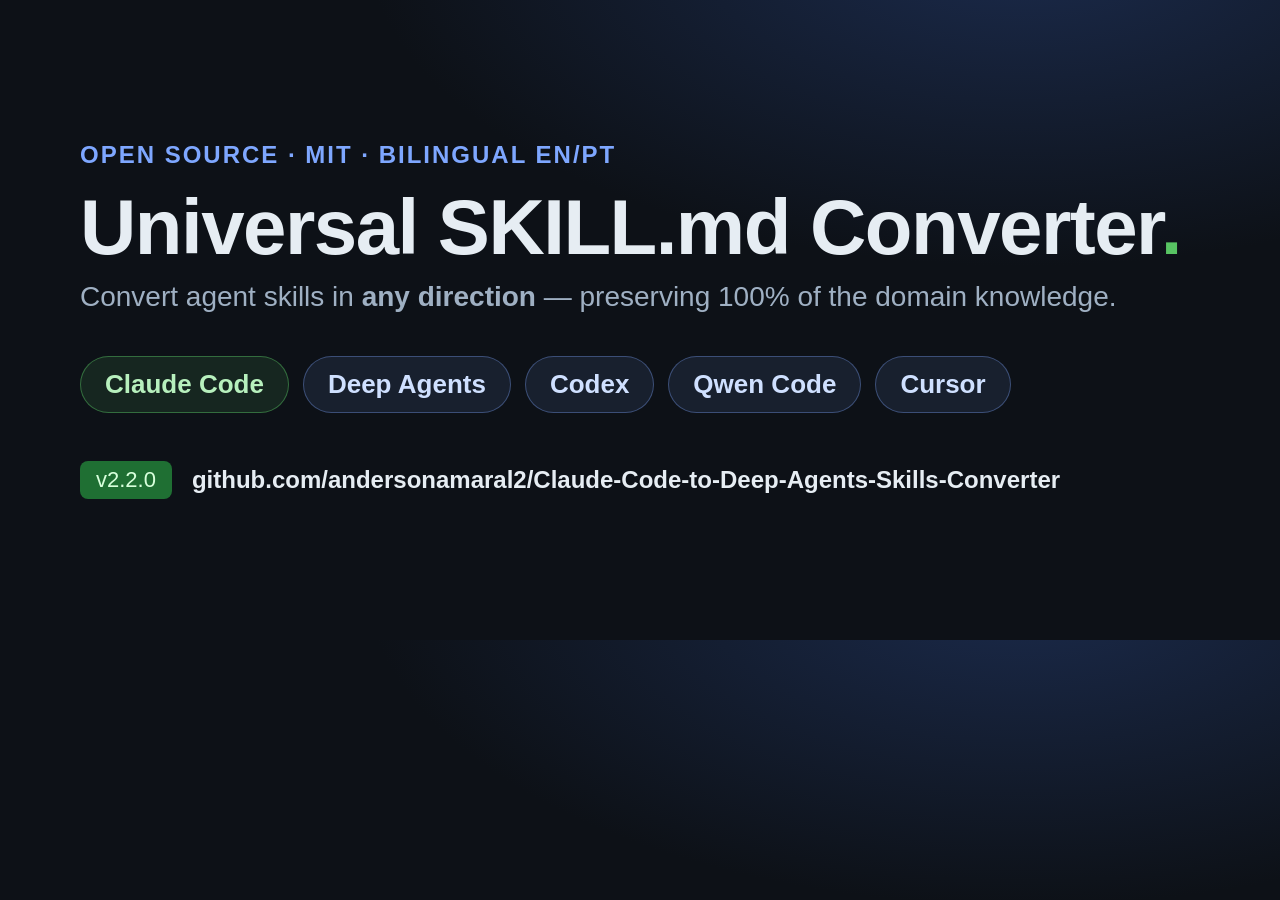
<file: assets/og-banner.html>
<!doctype html>
<html lang="en">
<head>
<meta charset="utf-8">
<style>
  * { margin: 0; padding: 0; box-sizing: border-box; }
  html, body { width: 1280px; height: 640px; }
  body {
    font-family: -apple-system, "Segoe UI", Roboto, "Helvetica Neue", Arial, sans-serif;
    background: radial-gradient(1200px 600px at 80% -10%, #1b2b4d 0%, #0d1117 55%);
    color: #e6edf3;
    display: flex; flex-direction: column; justify-content: center;
    padding: 72px 80px;
  }
  .kicker { font-size: 24px; letter-spacing: 2px; text-transform: uppercase; color: #7ea7ff; font-weight: 600; }
  h1 { font-size: 78px; line-height: 1.04; font-weight: 800; margin: 18px 0 10px; letter-spacing: -1.5px; }
  h1 .dot { color: #58c463; }
  .tag { font-size: 28px; color: #9fb0c3; max-width: 1040px; line-height: 1.35; }
  .pills { display: flex; gap: 14px; margin: 40px 0 0; flex-wrap: wrap; }
  .pill {
    font-size: 26px; font-weight: 600; padding: 12px 24px; border-radius: 999px;
    background: rgba(126,167,255,0.10); border: 1.5px solid rgba(126,167,255,0.35); color: #cfe0ff;
  }
  .pill.hub { background: rgba(88,196,99,0.12); border-color: rgba(88,196,99,0.45); color: #b7f0bd; }
  .foot { display: flex; align-items: center; gap: 20px; margin-top: 48px; font-size: 24px; color: #8b98a5; }
  .foot .repo { color: #e6edf3; font-weight: 600; }
  .badge { font-size: 22px; padding: 6px 16px; border-radius: 8px; background: #21262d; color: #9fb0c3; }
  .badge.v { background: #1f6f33; color: #d7ffdb; }
</style>
</head>
<body>
  <div class="kicker">Open Source · MIT · Bilingual EN/PT</div>
  <h1>Universal SKILL.md Converter<span class="dot">.</span></h1>
  <div class="tag">Convert agent skills in <b>any direction</b> &mdash; preserving 100% of the domain knowledge.</div>
  <div class="pills">
    <span class="pill hub">Claude Code</span>
    <span class="pill">Deep Agents</span>
    <span class="pill">Codex</span>
    <span class="pill">Qwen Code</span>
    <span class="pill">Cursor</span>
  </div>
  <div class="foot">
    <span class="badge v">v2.2.0</span>
    <span class="repo">github.com/andersonamaral2/Claude-Code-to-Deep-Agents-Skills-Converter</span>
  </div>
</body>
</html>
</file>
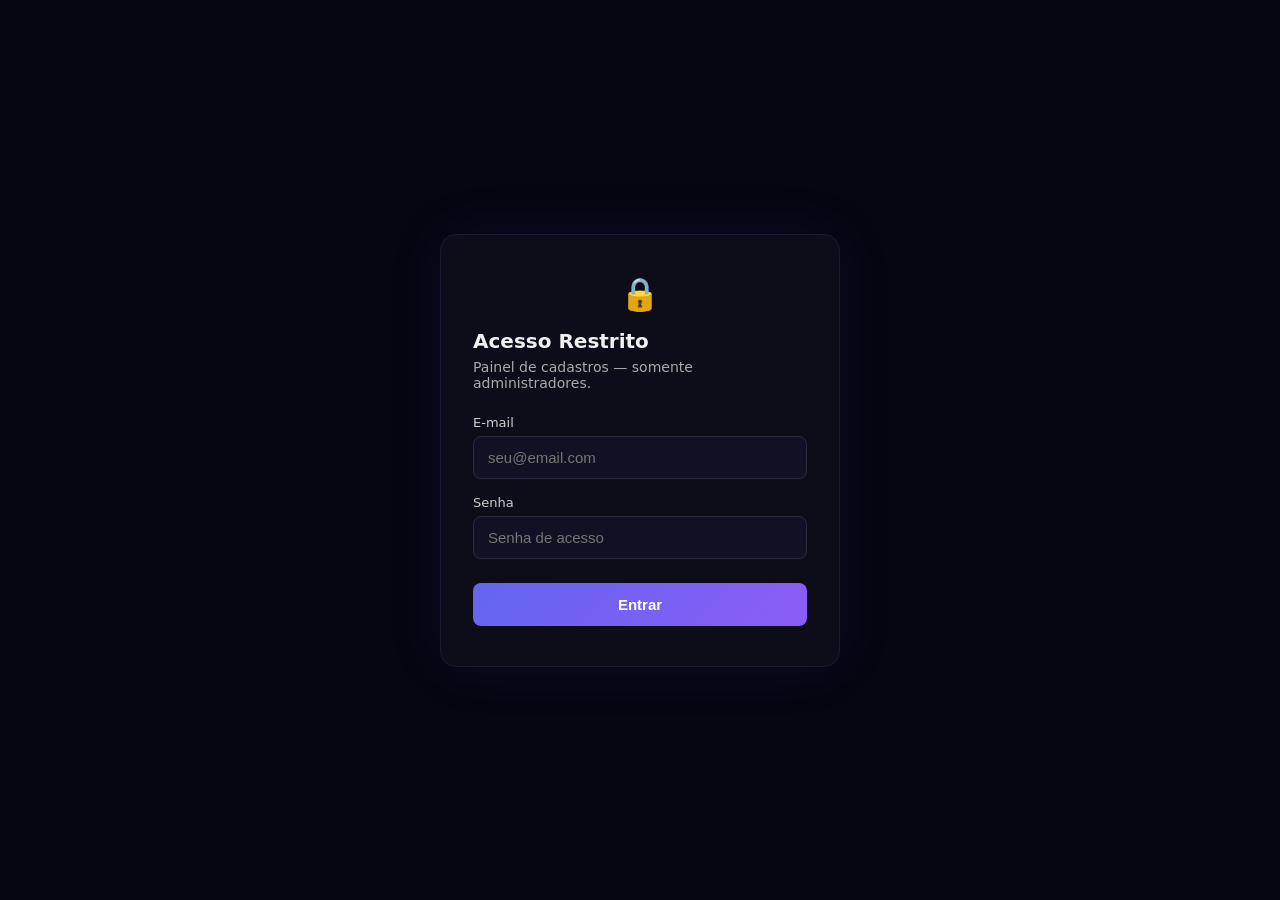
<file: diagnostico_de_automacao/frontend/leads_login.html>
<!DOCTYPE html>
<html lang="pt-BR">
<head>
    <meta charset="UTF-8">
    <meta name="viewport" content="width=device-width, initial-scale=1.0">
    <title>Acesso Restrito — Cadastros</title>
    <style>
        * { margin:0; padding:0; box-sizing:border-box; }
        body {
            font-family:'Segoe UI',system-ui,sans-serif;
            background:#050510; color:#e0e0e0;
            min-height:100vh; display:flex; align-items:center; justify-content:center;
        }
        .card {
            background:#0d0d1a; border:1px solid #1a1a2e; border-radius:16px;
            padding:40px 32px; width:100%; max-width:400px;
            box-shadow:0 0 60px rgba(99,102,241,0.08);
        }
        h2 { font-size:20px; color:#f0f0f0; margin-bottom:6px; }
        .subtitle { color:#aaa; font-size:14px; margin-bottom:24px; }
        .form-group { margin-bottom:16px; }
        label { display:block; font-size:13px; color:#ccc; margin-bottom:6px; font-weight:500; }
        input {
            width:100%; padding:12px 14px;
            background:#111125; border:1px solid #2a2a40; border-radius:8px;
            color:#e0e0e0; font-size:15px; outline:none;
        }
        input:focus { border-color:#6366f1; box-shadow:0 0 0 3px rgba(99,102,241,0.15); }
        .btn {
            width:100%; padding:13px; border:none; border-radius:8px;
            background:linear-gradient(135deg,#6366f1,#8b5cf6); color:#fff;
            font-size:15px; font-weight:600; cursor:pointer; margin-top:8px;
        }
        .btn:hover { opacity:0.9; }
        .btn:disabled { opacity:0.5; cursor:not-allowed; }
        .error { color:#f87171; font-size:13px; margin-bottom:12px; display:none; }
        .lock { text-align:center; font-size:32px; margin-bottom:16px; }
    </style>
</head>
<body>
    <div class="card">
        <div class="lock">&#128274;</div>
        <h2>Acesso Restrito</h2>
        <p class="subtitle">Painel de cadastros — somente administradores.</p>
        <div id="error" class="error"></div>
        <div class="form-group">
            <label for="email">E-mail</label>
            <input type="email" id="email" placeholder="seu@email.com">
        </div>
        <div class="form-group">
            <label for="password">Senha</label>
            <input type="password" id="password" placeholder="Senha de acesso">
        </div>
        <button class="btn" id="btn" onclick="login()">Entrar</button>
    </div>
    <script>
        const BASE = window.location.pathname.replace(/\/$/, '').replace('/leads', '');

        async function login() {
            const email = document.getElementById('email').value.trim();
            const password = document.getElementById('password').value;
            const err = document.getElementById('error');
            err.style.display = 'none';
            if (!email || !password) { err.textContent = 'Preencha todos os campos.'; err.style.display = 'block'; return; }

            document.getElementById('btn').disabled = true;
            try {
                const res = await fetch(BASE + '/leads/auth', {
                    method: 'POST',
                    headers: { 'Content-Type': 'application/json' },
                    body: JSON.stringify({ email, password })
                });
                const data = await res.json();
                if (data.status === 'ok') {
                    window.location.href = data.redirect;
                } else {
                    err.textContent = data.error || 'Erro de autenticação.';
                    err.style.display = 'block';
                }
            } catch (e) {
                err.textContent = 'Erro de conexão.';
                err.style.display = 'block';
            }
            document.getElementById('btn').disabled = false;
        }

        document.getElementById('password').addEventListener('keydown', e => {
            if (e.key === 'Enter') login();
        });
    </script>
</body>
</html>
</file>
